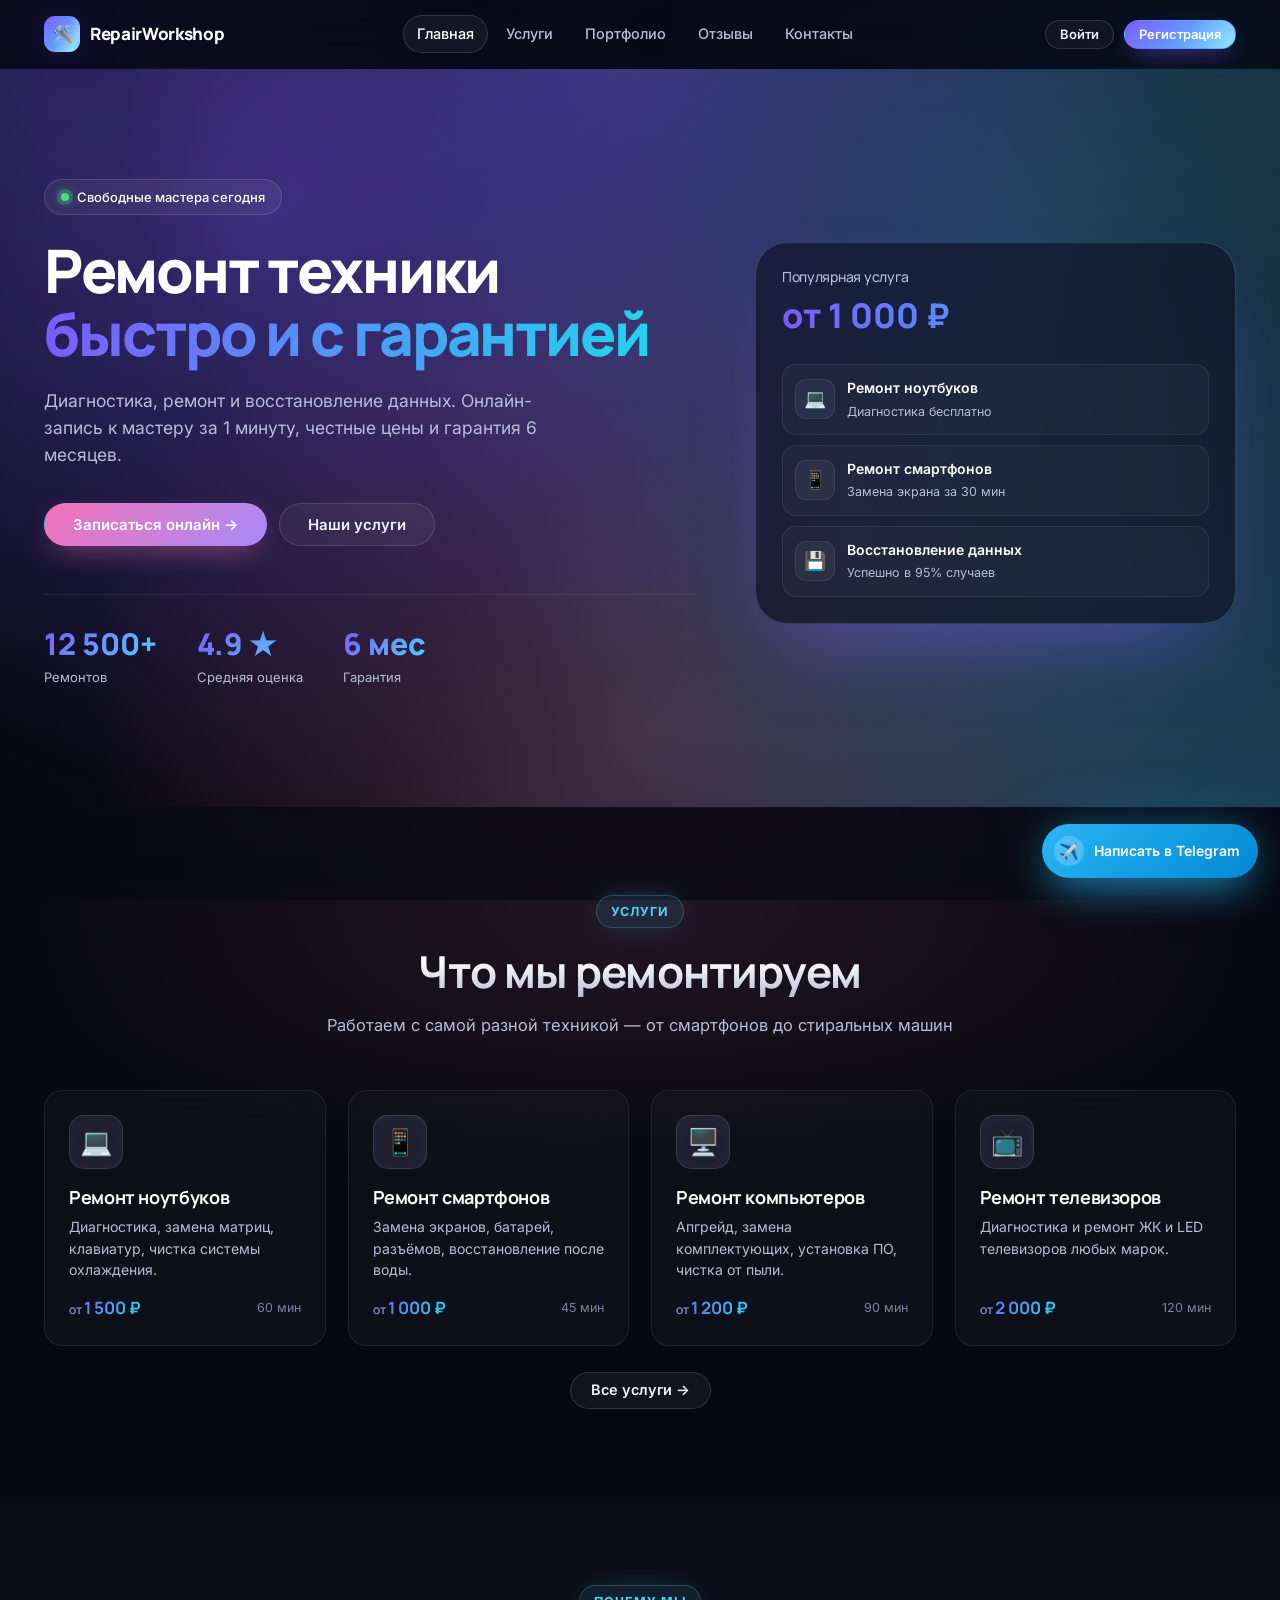
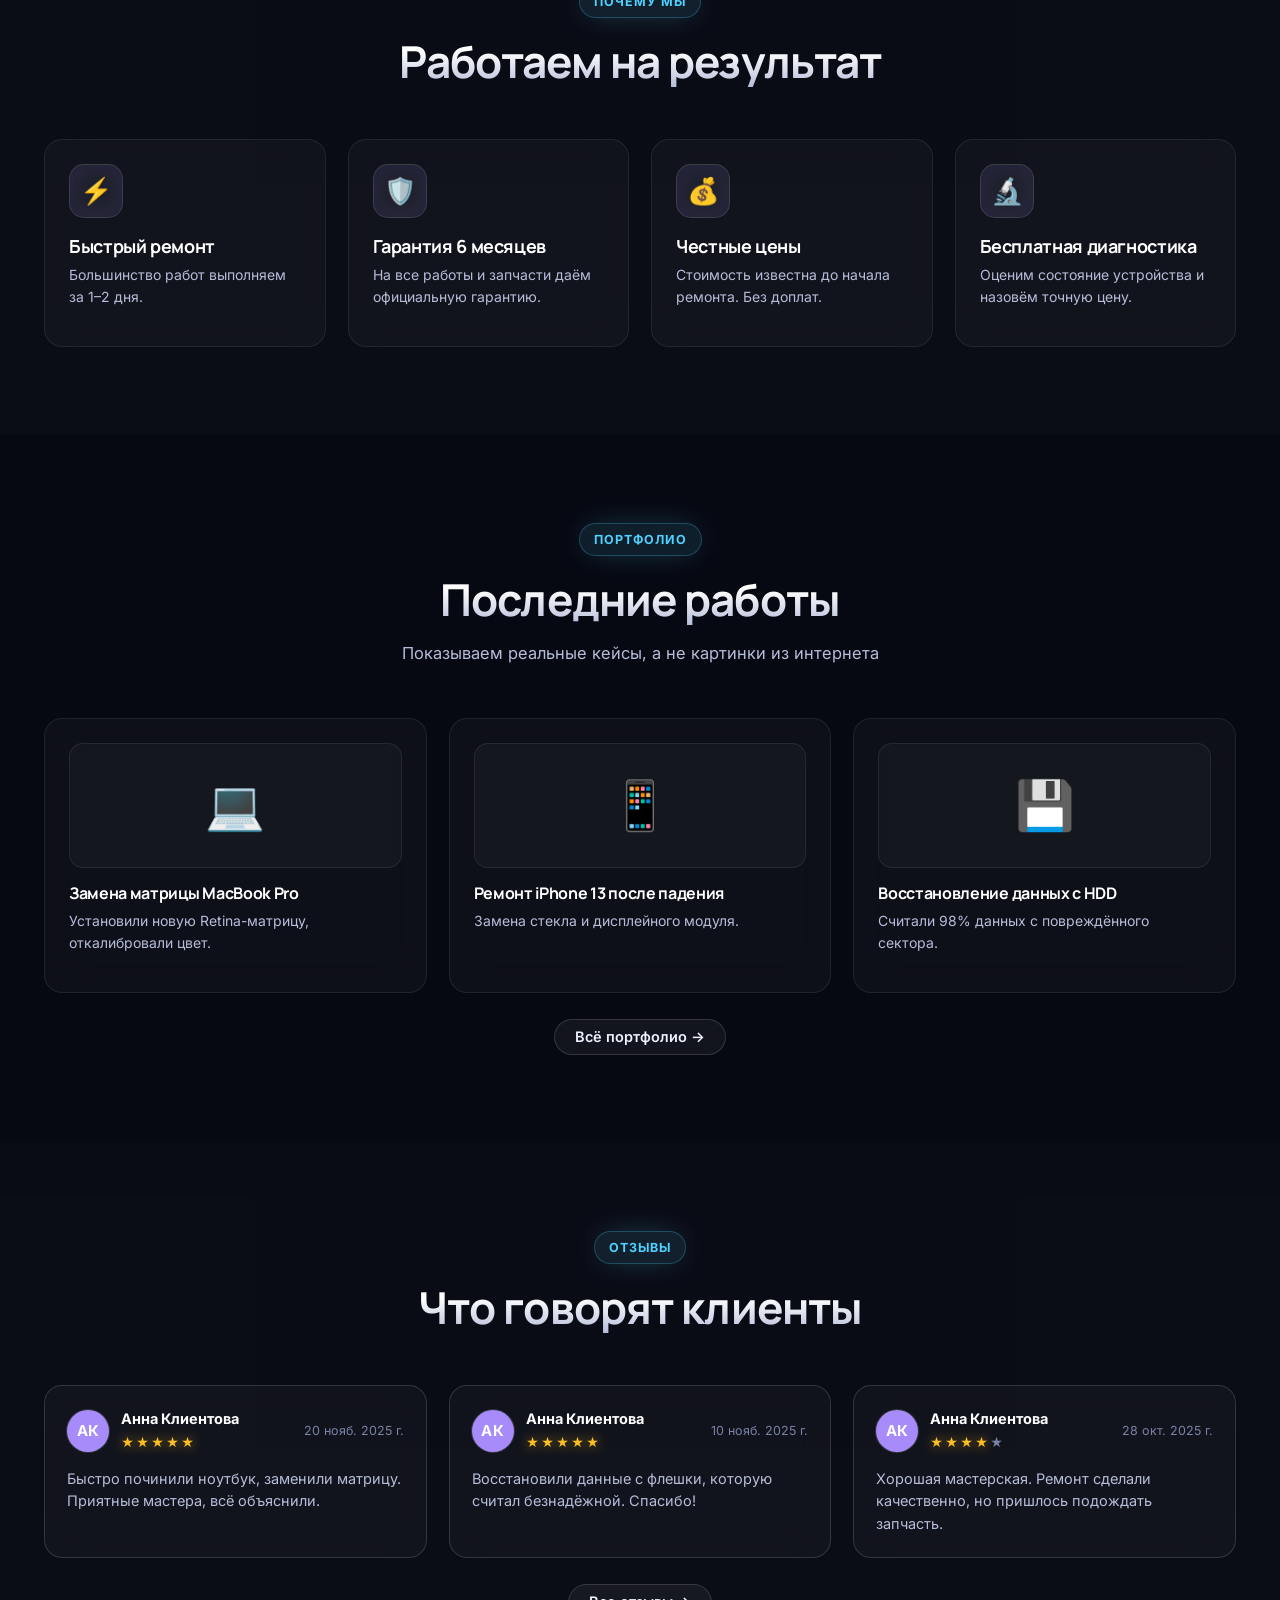
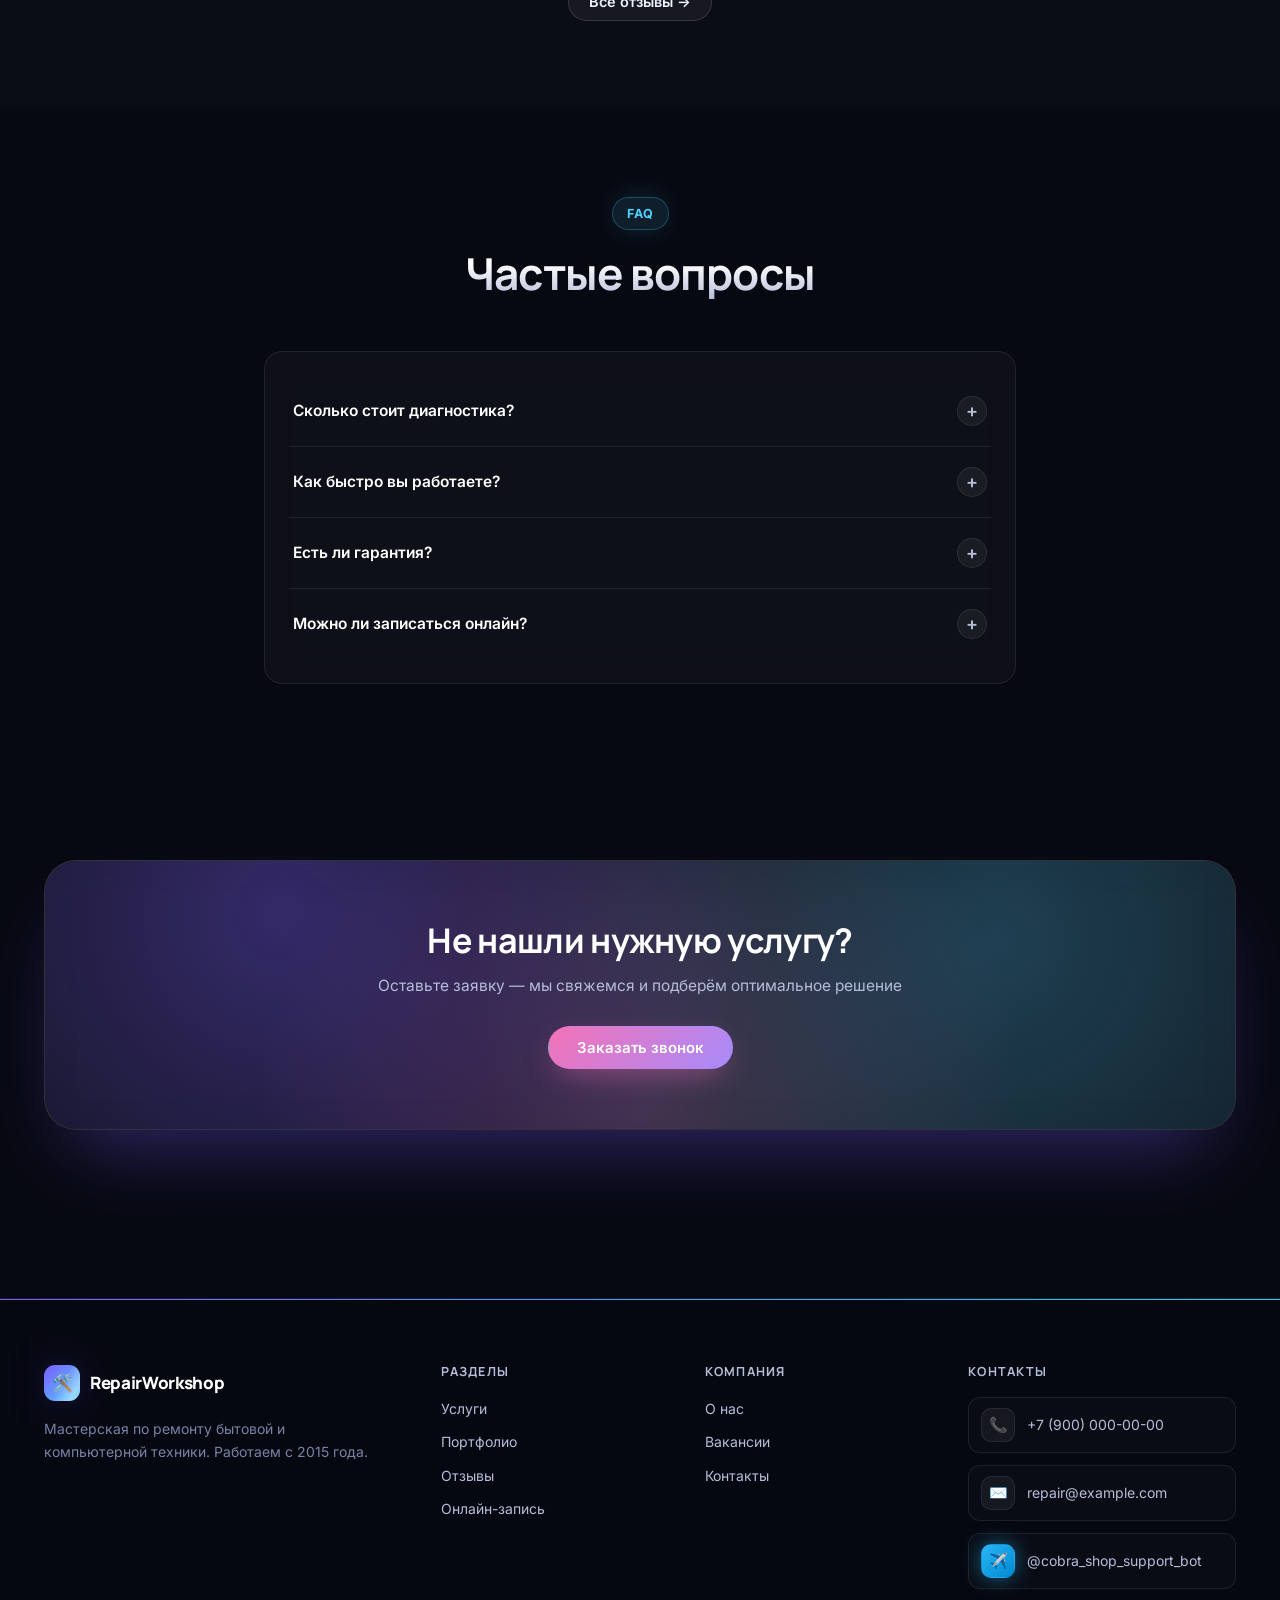
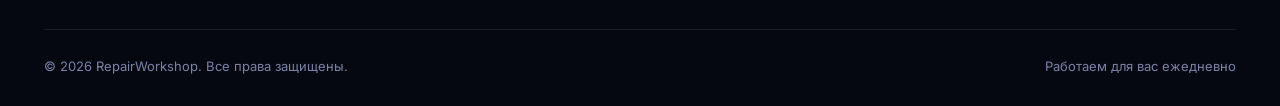
<file: index.html>
<!DOCTYPE html>
<html lang="ru" data-theme="dark">
<head>
  <meta charset="UTF-8">
  <meta name="viewport" content="width=device-width, initial-scale=1.0">
  <title>RepairWorkshop — Мастерская по ремонту техники</title>
  <meta name="description" content="Ремонт ноутбуков, смартфонов, ПК и бытовой техники. Онлайн-запись к мастеру за 1 минуту.">
  <link rel="stylesheet" href="css/style.css">
</head>
<body>

<header class="site-header">
  <div class="container">
    <a href="index.html" class="logo"><span class="logo-mark">🛠️</span> RepairWorkshop</a>
    <ul class="main-menu" id="main-menu">
      <li><a href="index.html">Главная</a></li>
      <li><a href="services.html">Услуги</a></li>
      <li><a href="portfolio.html">Портфолио</a></li>
      <li><a href="reviews.html">Отзывы</a></li>
      <li><a href="#" onclick="openCallbackModal();return false;">Контакты</a></li>
    </ul>
    <div class="header-actions" id="header-actions"></div>
    <button class="menu-toggle" onclick="toggleMenu()">☰</button>
  </div>
</header>

<section class="hero">
  <div class="container">
    <div class="hero-grid">
      <div>
        <div class="hero-badge"><span class="pulse"></span> Свободные мастера сегодня</div>
        <h1>Ремонт техники <span class="accent">быстро и с гарантией</span></h1>
        <p class="lead">Диагностика, ремонт и восстановление данных. Онлайн-запись к мастеру за 1 минуту, честные цены и гарантия 6 месяцев.</p>
        <div class="hero-cta">
          <a href="booking.html" class="btn btn-accent btn-lg">Записаться онлайн →</a>
          <a href="services.html" class="btn btn-ghost btn-lg">Наши услуги</a>
        </div>
        <div class="hero-stats">
          <div class="hero-stat"><div class="num">12 500+</div><div class="lbl">Ремонтов</div></div>
          <div class="hero-stat"><div class="num">4.9 ★</div><div class="lbl">Средняя оценка</div></div>
          <div class="hero-stat"><div class="num">6 мес</div><div class="lbl">Гарантия</div></div>
        </div>
      </div>
      <div class="hero-visual">
        <div class="hero-card">
          <h4>Популярная услуга</h4>
          <div class="price-line">от 1 000 ₽</div>
          <div class="hero-mini-list">
            <div class="hero-mini"><div class="ico">💻</div><div class="body"><b>Ремонт ноутбуков</b><span>Диагностика бесплатно</span></div></div>
            <div class="hero-mini"><div class="ico">📱</div><div class="body"><b>Ремонт смартфонов</b><span>Замена экрана за 30 мин</span></div></div>
            <div class="hero-mini"><div class="ico">💾</div><div class="body"><b>Восстановление данных</b><span>Успешно в 95% случаев</span></div></div>
          </div>
        </div>
      </div>
    </div>
  </div>
</section>

<section class="section">
  <div class="container">
    <div class="section-head reveal">
      <span class="section-eyebrow">Услуги</span>
      <h2 class="section-title">Что мы ремонтируем</h2>
      <p class="section-subtitle">Работаем с самой разной техникой — от смартфонов до стиральных машин</p>
    </div>
    <div class="grid grid-4" id="services-grid"></div>
    <div class="text-center mt-4"><a href="services.html" class="btn btn-ghost">Все услуги →</a></div>
  </div>
</section>

<section class="section" style="background:rgba(255,255,255,.015)">
  <div class="container">
    <div class="section-head reveal">
      <span class="section-eyebrow">Почему мы</span>
      <h2 class="section-title">Работаем на результат</h2>
    </div>
    <div class="grid grid-4">
      <div class="card reveal"><div class="card-icon">⚡</div><h3>Быстрый ремонт</h3><p>Большинство работ выполняем за 1–2 дня.</p></div>
      <div class="card reveal"><div class="card-icon">🛡️</div><h3>Гарантия 6 месяцев</h3><p>На все работы и запчасти даём официальную гарантию.</p></div>
      <div class="card reveal"><div class="card-icon">💰</div><h3>Честные цены</h3><p>Стоимость известна до начала ремонта. Без доплат.</p></div>
      <div class="card reveal"><div class="card-icon">🔬</div><h3>Бесплатная диагностика</h3><p>Оценим состояние устройства и назовём точную цену.</p></div>
    </div>
  </div>
</section>

<section class="section">
  <div class="container">
    <div class="section-head reveal">
      <span class="section-eyebrow">Портфолио</span>
      <h2 class="section-title">Последние работы</h2>
      <p class="section-subtitle">Показываем реальные кейсы, а не картинки из интернета</p>
    </div>
    <div class="grid grid-3" id="portfolio-grid"></div>
    <div class="text-center mt-4"><a href="portfolio.html" class="btn btn-ghost">Всё портфолио →</a></div>
  </div>
</section>

<section class="section" style="background:rgba(255,255,255,.015)">
  <div class="container">
    <div class="section-head reveal">
      <span class="section-eyebrow">Отзывы</span>
      <h2 class="section-title">Что говорят клиенты</h2>
    </div>
    <div class="grid grid-3" id="reviews-grid"></div>
    <div class="text-center mt-4"><a href="reviews.html" class="btn btn-ghost">Все отзывы →</a></div>
  </div>
</section>

<section class="section">
  <div class="container" style="max-width:800px">
    <div class="section-head reveal">
      <span class="section-eyebrow">FAQ</span>
      <h2 class="section-title">Частые вопросы</h2>
    </div>
    <div class="card reveal">
      <div class="faq-item">
        <button class="faq-q">Сколько стоит диагностика? <span class="plus">+</span></button>
        <div class="faq-a"><p>Диагностика бесплатная. Оплачиваете только ремонт, если согласны с ценой.</p></div>
      </div>
      <div class="faq-item">
        <button class="faq-q">Как быстро вы работаете? <span class="plus">+</span></button>
        <div class="faq-a"><p>Средний срок ремонта — 1–2 дня. Срочный ремонт возможен в день обращения.</p></div>
      </div>
      <div class="faq-item">
        <button class="faq-q">Есть ли гарантия? <span class="plus">+</span></button>
        <div class="faq-a"><p>Да, на все работы и запчасти — гарантия 6 месяцев.</p></div>
      </div>
      <div class="faq-item">
        <button class="faq-q">Можно ли записаться онлайн? <span class="plus">+</span></button>
        <div class="faq-a"><p>Да, через форму онлайн-записи. Выберите услугу, мастера и удобное время.</p></div>
      </div>
    </div>
  </div>
</section>

<section class="section">
  <div class="container">
    <div class="cta-box reveal">
      <h2>Не нашли нужную услугу?</h2>
      <p>Оставьте заявку — мы свяжемся и подберём оптимальное решение</p>
      <button class="btn btn-accent btn-lg" onclick="openCallbackModal()">Заказать звонок</button>
    </div>
  </div>
</section>

<footer class="site-footer">
  <div class="container">
    <div class="footer-grid">
      <div>
        <div class="logo"><span class="logo-mark">🛠️</span> RepairWorkshop</div>
        <p class="footer-desc" id="footer-about"></p>
      </div>
      <div>
        <h4>Разделы</h4>
        <ul>
          <li><a href="services.html">Услуги</a></li>
          <li><a href="portfolio.html">Портфолио</a></li>
          <li><a href="reviews.html">Отзывы</a></li>
          <li><a href="booking.html">Онлайн-запись</a></li>
        </ul>
      </div>
      <div>
        <h4>Компания</h4>
        <ul>
          <li><a href="#">О нас</a></li>
          <li><a href="#">Вакансии</a></li>
          <li><a href="#" onclick="openCallbackModal();return false;">Контакты</a></li>
        </ul>
      </div>
      <div>
        <h4>Контакты</h4>
        <div class="footer-contacts" id="footer-contacts"></div>
      </div>
    </div>
    <div class="footer-bottom">
      <span>© 2026 RepairWorkshop. Все права защищены.</span>
      <span>Работаем для вас ежедневно</span>
    </div>
  </div>
</footer>

<script src="js/storage.js"></script>
<script src="js/ui.js"></script>
<script src="js/auth.js"></script>
<script src="js/main.js"></script>
<script>
document.addEventListener('DOMContentLoaded', () => {
  const services = DB.getServices().slice(0, 4);
  const sGrid = document.getElementById('services-grid');
  if (sGrid) {
    sGrid.innerHTML = services.map(s => `
      <a href="service.html?id=${s.id}" class="card card-hover service-card reveal" style="text-decoration:none;color:inherit">
        <div class="card-icon">${or(s.icon, '🔧')}</div>
        <h3>${escapeHtml(s.title)}</h3>
        <p class="desc">${escapeHtml(s.description)}</p>
        <div class="card-meta">
          <div class="price"><small>от</small>${formatPrice(s.price)}</div>
          <span class="text-muted" style="font-size:12.5px">${s.duration} мин</span>
        </div>
      </a>
    `).join('');
  }

  const portfolio = DB.getPortfolio().slice(0, 3);
  const pGrid = document.getElementById('portfolio-grid');
  if (pGrid) {
    pGrid.innerHTML = portfolio.map(p => `
      <div class="card card-hover reveal">
        <div style="font-size:48px;text-align:center;padding:24px 0;background:rgba(255,255,255,.03);border-radius:14px;margin-bottom:16px;border:1px solid var(--border)">${or(p.icon, '🔧')}</div>
        <h3 style="font-size:16px">${escapeHtml(p.title)}</h3>
        <p>${escapeHtml(p.description)}</p>
      </div>
    `).join('');
  }

  const reviews = DB.getPublishedReviews().slice(0, 3);
  const rGrid = document.getElementById('reviews-grid');
  if (rGrid) {
    rGrid.innerHTML = reviews.map(r => {
      const u = DB.findUserById(r.clientId) || { name: 'Клиент', email: 'x' };
      const stars = '<span class="stars">' + Array.from({length:5}, (_,i) =>
        `<span class="star ${i < r.rating ? 'on' : ''}">★</span>`).join('') + '</span>';
      return `
        <div class="review-card reveal">
          <div class="review-head">
            ${avatarHTML(u)}
            <div class="who"><b>${escapeHtml(u.name)}</b>${stars}</div>
            <span class="date">${formatDate(r.createdAt, false)}</span>
          </div>
          <p class="text-soft" style="font-size:14.5px">${escapeHtml(r.text)}</p>
        </div>
      `;
    }).join('');
  }

  initScrollEffects();
});
</script>

</body>
</html>
</file>
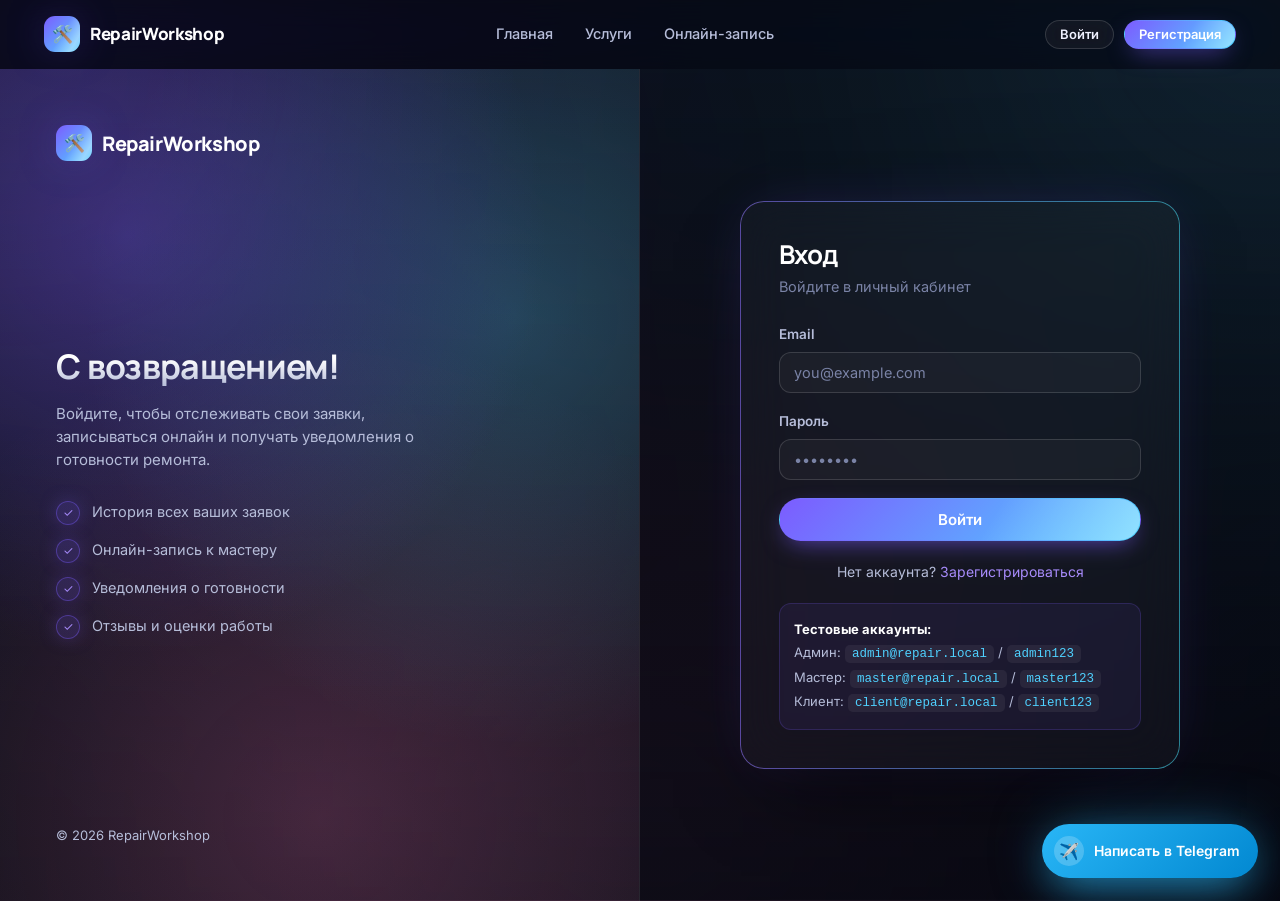
<file: admin.html>
<!DOCTYPE html>
<html lang="ru" data-theme="dark">
<head>
  <meta charset="UTF-8">
  <meta name="viewport" content="width=device-width, initial-scale=1.0">
  <title>Админ-панель — RepairWorkshop</title>
  <link rel="stylesheet" href="css/style.css">
</head>
<body>

<header class="site-header">
  <div class="container">
    <a href="index.html" class="logo"><span class="logo-mark">🛠️</span> RepairWorkshop</a>
    <ul class="main-menu" id="main-menu"><li><a href="index.html">На сайт</a></li></ul>
    <div class="header-actions" id="header-actions"></div>
    <button class="menu-toggle" onclick="toggleMenu()">☰</button>
  </div>
</header>

<div class="app-layout">
  <aside class="sidebar">
    <div class="side-label">Управление</div>
    <a href="#" class="active" data-tab="dashboard"><span class="ico">📊</span> Дашборд</a>
    <a href="#" data-tab="requests"><span class="ico">📋</span> Заявки</a>
    <a href="#" data-tab="reviews"><span class="ico">⭐</span> Отзывы</a>
    <a href="#" data-tab="leads"><span class="ico">📞</span> Заявки на звонок</a>
    <a href="#" data-tab="users"><span class="ico">👥</span> Пользователи</a>
    <a href="#" data-tab="services"><span class="ico">🛠️</span> Услуги</a>
    <div class="side-label">Настройки</div>
    <a href="#" data-tab="settings"><span class="ico">⚙️</span> Настройки сайта</a>
    <a href="index.html"><span class="ico">🌐</span> На сайт</a>
  </aside>
  <main class="app-main"><div id="content"></div></main>
</div>

<script src="js/storage.js"></script>
<script src="js/ui.js"></script>
<script src="js/auth.js"></script>
<script src="js/main.js"></script>
<script>
if (!Auth.requireAuth('login.html')) throw new Error('redirect');
const user = Auth.current();
if (user.role !== 'admin') {
  Toast.error('Доступ только для администратора');
  setTimeout(() => location.href = 'index.html', 800);
}

let tab = 'dashboard';

function render() {
  document.querySelectorAll('.sidebar a[data-tab]').forEach(a => a.classList.toggle('active', a.dataset.tab === tab));
  const el = document.getElementById('content');
  if (tab === 'dashboard') return renderDashboard(el);
  if (tab === 'requests') return renderRequests(el);
  if (tab === 'reviews') return renderReviews(el);
  if (tab === 'leads') return renderLeads(el);
  if (tab === 'users') return renderUsers(el);
  if (tab === 'services') return renderServices(el);
  if (tab === 'settings') return renderSettings(el);
}

function renderDashboard(el) {
  const reqs = DB.getRequests();
  const leads = DB.getLeads();
  const reviews = DB.getReviews();
  const users = DB.getUsers();
  const revenue = reqs.reduce((s,r) => s + (r.finalCost || 0), 0);
  const byStatus = STATUS_ORDER.map(s => ({ s, count: reqs.filter(r => r.status === s).length }));
  const maxCount = Math.max(1, ...byStatus.map(x => x.count));

  el.innerHTML = `
    <div class="page-head"><div><h1>Дашборд</h1><p class="sub">Общая статистика мастерской</p></div></div>
    <div class="grid grid-4">
      <div class="stat-card"><div class="stat-icon">📋</div><div><div class="num">${reqs.length}</div><div class="lbl">Заявок</div></div></div>
      <div class="stat-card"><div class="stat-icon green">💰</div><div><div class="num">${formatPrice(revenue)}</div><div class="lbl">Оборот</div></div></div>
      <div class="stat-card"><div class="stat-icon amber">📞</div><div><div class="num">${leads.length}</div><div class="lbl">Лидов</div></div></div>
      <div class="stat-card"><div class="stat-icon cyan">👥</div><div><div class="num">${users.length}</div><div class="lbl">Пользователей</div></div></div>
    </div>

    <div class="grid grid-2 mt-4" style="align-items:start">
      <div class="card">
        <h3 class="mb-3" style="font-size:16px">Заявки по статусам</h3>
        <div style="display:flex;flex-direction:column;gap:12px">
          ${byStatus.map(x => `
            <div>
              <div class="flex-between mb-1" style="font-size:13.5px"><span>${statusLabel(x.s)}</span><b>${x.count}</b></div>
              <div class="progress"><span style="width:${x.count/maxCount*100}%"></span></div>
            </div>
          `).join('')}
        </div>
      </div>
      <div class="card">
        <h3 class="mb-3" style="font-size:16px">Последние заявки</h3>
        <div style="display:flex;flex-direction:column;gap:12px">
          ${reqs.slice(-5).reverse().map(r => {
            const c = DB.findUserById(r.clientId);
            return `<div class="flex-between" style="font-size:13.5px">
              <div><b>#${r.id}</b> ${c ? escapeHtml(c.name) : ''}</div>
              <div>${statusBadge(r.status)}</div>
            </div>`;
          }).join('') || '<div class="text-muted">Пока нет заявок</div>'}
        </div>
      </div>
    </div>
  `;
}

function renderRequests(el) {
  const reqs = DB.getRequests().sort((a,b) => new Date(b.createdAt) - new Date(a.createdAt));
  el.innerHTML = `
    <div class="page-head"><div><h1>Заявки</h1><p class="sub">Всего: ${reqs.length}</p></div></div>
    <div class="toolbar">
      <div class="search"><span class="ico">🔍</span><input id="req-search" placeholder="Поиск по клиенту или устройству"></div>
      <select class="form-control" id="req-status" style="max-width:220px">
        <option value="">Все статусы</option>
        ${STATUS_ORDER.map(s => `<option value="${s}">${statusLabel(s)}</option>`).join('')}
      </select>
    </div>
    <div class="table-wrap">
      <table class="table">
        <thead><tr><th>#</th><th>Клиент</th><th>Услуга</th><th>Устройство</th><th>Дата записи</th><th>Мастер</th><th>Статус</th><th></th></tr></thead>
        <tbody id="req-body"></tbody>
      </table>
    </div>
  `;
  const paint = () => {
    const q = document.getElementById('req-search').value.trim().toLowerCase();
    const st = document.getElementById('req-status').value;
    let list = reqs;
    if (st) list = list.filter(r => r.status === st);
    if (q) list = list.filter(r => {
      const c = DB.findUserById(r.clientId);
      const str = ((c ? c.name : '') + ' ' + r.deviceType + ' ' + (r.brand||'') + ' ' + (r.model||'')).toLowerCase();
      return str.includes(q);
    });
    document.getElementById('req-body').innerHTML = list.length === 0
      ? `<tr><td colspan="8" class="text-center text-muted" style="padding:40px">Ничего не найдено</td></tr>`
      : list.map(r => {
        const c = DB.findUserById(r.clientId);
        const s = DB.findServiceById(r.serviceId);
        const emp = r.employeeId ? DB.findUserById(r.employeeId) : null;
        return `<tr>
          <td><b>#${r.id}</b></td>
          <td>${c ? escapeHtml(c.name) : '—'}<br><span class="text-muted" style="font-size:12px">${c ? escapeHtml(c.phone||'') : ''}</span></td>
          <td>${s ? escapeHtml(s.title) : '—'}</td>
          <td>${escapeHtml(r.deviceType)} ${escapeHtml(r.brand||'')} ${escapeHtml(r.model||'')}</td>
          <td>${formatDate(r.scheduledAt)}</td>
          <td>${emp ? escapeHtml(emp.name) : '<span class="text-muted">—</span>'}</td>
          <td>${statusBadge(r.status)}</td>
          <td><button class="btn btn-ghost btn-sm" onclick="openAdminRequest(${r.id})">Открыть</button></td>
        </tr>`;
      }).join('');
  };
  paint();
  document.getElementById('req-search').addEventListener('input', paint);
  document.getElementById('req-status').addEventListener('change', paint);
}

function openAdminRequest(id) {
  const r = DB.getRequests().find(x => x.id === id);
  if (!r) return;
  const s = DB.findServiceById(r.serviceId);
  const c = DB.findUserById(r.clientId);
  const employees = DB.getUsers().filter(u => u.role === 'employee');
  const statusOptions = STATUS_ORDER.map(x => `<option value="${x}" ${r.status===x?'selected':''}>${statusLabel(x)}</option>`).join('');
  const empOptions = '<option value="">— Не назначен —</option>' + employees.map(e => `<option value="${e.id}" ${r.employeeId===e.id?'selected':''}>${escapeHtml(e.name)}</option>`).join('');

  const html = `
    <div class="modal-header">
      <div><h2>Заявка #${r.id}</h2><div class="sub">${s ? escapeHtml(s.title) : ''}</div></div>
      <button class="modal-close" onclick="this.closest('.modal').remove()">×</button>
    </div>
    <div class="mb-3">${statusBadge(r.status)}</div>
    <div style="display:flex;flex-direction:column;gap:8px;font-size:14px;margin-bottom:20px">
      <div class="flex-between"><span class="text-muted">Клиент</span><b>${c ? escapeHtml(c.name) : '—'}</b></div>
      <div class="flex-between"><span class="text-muted">Телефон</span><b>${c ? escapeHtml(c.phone||'—') : '—'}</b></div>
      <div class="flex-between"><span class="text-muted">Устройство</span><b>${escapeHtml(r.deviceType)} ${escapeHtml(r.brand||'')} ${escapeHtml(r.model||'')}</b></div>
      <div class="flex-between"><span class="text-muted">Запись</span><b>${formatDate(r.scheduledAt)}</b></div>
      <div style="padding-top:8px;border-top:1px solid var(--border)"><div class="text-muted" style="font-size:13px;margin-bottom:6px">Проблема</div>${escapeHtml(r.problem)}</div>
    </div>
    <form id="admin-req-form">
      <div class="form-row">
        <div class="form-group"><label>Статус</label><select class="form-control" name="status">${statusOptions}</select></div>
        <div class="form-group"><label>Мастер</label><select class="form-control" name="employee">${empOptions}</select></div>
      </div>
      <div class="form-group"><label>Комментарий</label><textarea class="form-control" name="comment" rows="2">${escapeHtml(r.adminComment||'')}</textarea></div>
      <div class="form-group"><label>Итоговая стоимость</label><input type="number" class="form-control" name="cost" value="${r.finalCost||''}"></div>
      <button type="submit" class="btn btn-primary btn-block">Сохранить</button>
    </form>
  `;
  const modal = Modal.open(html, { large: true });
  modal.querySelector('#admin-req-form').addEventListener('submit', (e) => {
    e.preventDefault();
    const f = e.target;
    DB.updateRequest(id, {
      status: f.status.value,
      employeeId: f.employee.value ? parseInt(f.employee.value, 10) : null,
      adminComment: f.comment.value.trim(),
      finalCost: f.cost.value ? parseInt(f.cost.value, 10) : null,
    }, user.id, f.comment.value.trim());
    Toast.success('Заявка обновлена');
    Modal.close(modal);
    render();
  });
}

function renderReviews(el) {
  const reviews = DB.getReviews().sort((a,b) => new Date(b.createdAt) - new Date(a.createdAt));
  el.innerHTML = `
    <div class="page-head"><div><h1>Отзывы</h1><p class="sub">На модерации: ${reviews.filter(r=>!r.isPublished).length}</p></div></div>
    ${reviews.length === 0 ? `<div class="empty"><div class="ico">⭐</div><h3>Отзывов нет</h3></div>` :
    `<div class="grid grid-2">
      ${reviews.map(r => {
        const u = DB.findUserById(r.clientId) || { name: 'Аноним', email: 'x' };
        return `
          <div class="review-card">
            <div class="review-head">
              ${avatarHTML(u)}
              <div class="who">
                <b>${escapeHtml(u.name)}</b>
                <span class="stars">${Array.from({length:5},(_,i) => `<span class="star ${i<r.rating?'on':''}">★</span>`).join('')}</span>
              </div>
              <span class="date">${formatDate(r.createdAt, false)}</span>
            </div>
            <p class="text-soft" style="font-size:14px;margin-bottom:14px">${escapeHtml(r.text)}</p>
            <div class="flex-between">
              <span class="badge ${r.isPublished?'badge-completed':'badge-diagnostics'}">${r.isPublished?'Опубликован':'На модерации'}</span>
              <div class="actions">
                ${!r.isPublished ? `<button class="btn btn-primary btn-sm" onclick="publishReview(${r.id})">Опубликовать</button>` : ''}
                <button class="btn btn-danger btn-sm" onclick="delReview(${r.id})">Удалить</button>
              </div>
            </div>
          </div>
        `;
      }).join('')}
    </div>`}
  `;
}
function publishReview(id) { DB.updateReview(id, { isPublished: true }); Toast.success('Отзыв опубликован'); render(); }
function delReview(id) {
  if (!confirm('Удалить отзыв?')) return;
  DB.deleteReview(id);
  Toast.success('Отзыв удалён'); render();
}

function renderLeads(el) {
  const leads = DB.getLeads().sort((a,b) => new Date(b.createdAt) - new Date(a.createdAt));
  el.innerHTML = `
    <div class="page-head"><div><h1>Заявки на звонок</h1><p class="sub">Всего: ${leads.length}</p></div></div>
    ${leads.length === 0 ? `<div class="empty"><div class="ico">📞</div><h3>Заявок нет</h3></div>` :
    `<div class="table-wrap"><table class="table">
      <thead><tr><th>Имя</th><th>Телефон</th><th>Комментарий</th><th>Дата</th></tr></thead>
      <tbody>${leads.map(l => `
        <tr><td><b>${escapeHtml(l.name)}</b></td><td>${escapeHtml(l.phone)}</td><td>${escapeHtml(l.comment||'—')}</td><td>${formatDate(l.createdAt)}</td></tr>
      `).join('')}</tbody>
    </table></div>`}
  `;
}

function renderUsers(el) {
  const users = DB.getUsers();
  el.innerHTML = `
    <div class="page-head"><div><h1>Пользователи</h1><p class="sub">Всего: ${users.length}</p></div></div>
    <div class="table-wrap"><table class="table">
      <thead><tr><th></th><th>Имя</th><th>Email</th><th>Телефон</th><th>Роль</th></tr></thead>
      <tbody>${users.map(u => `
        <tr>
          <td>${avatarHTML(u)}</td>
          <td><b style="color:#fff">${escapeHtml(u.name)}</b></td>
          <td>${escapeHtml(u.email)}</td>
          <td>${escapeHtml(u.phone||'—')}</td>
          <td><span class="badge badge-new">${u.role}</span></td>
        </tr>
      `).join('')}</tbody>
    </table></div>
  `;
}

function renderServices(el) {
  const services = DB.getServices();
  el.innerHTML = `
    <div class="page-head">
      <div><h1>Услуги</h1><p class="sub">Всего: ${services.length}</p></div>
      <button class="btn btn-primary" onclick="editService(null)">➕ Добавить услугу</button>
    </div>
    <div class="grid grid-3">
      ${services.map(s => `
        <div class="card">
          <div class="card-icon">${or(s.icon, '🔧')}</div>
          <h3 style="font-size:16px">${escapeHtml(s.title)}</h3>
          <p style="font-size:13.5px">${escapeHtml(s.description)}</p>
          <div class="flex-between mt-3">
            <div class="price">от ${formatPrice(s.price)}</div>
            <span class="text-muted" style="font-size:12.5px">${s.duration} мин</span>
          </div>
          <div class="flex mt-3">
            <button class="btn btn-ghost btn-sm" onclick="editService(${s.id})">✏️ Изменить</button>
            <button class="btn btn-danger btn-sm" onclick="removeService(${s.id})">🗑 Удалить</button>
          </div>
        </div>
      `).join('')}
    </div>
  `;
}

function editService(id) {
  const s = id ? DB.getServices().find(x => x.id === id) : { title:'', description:'', price:0, duration:60, icon:'🔧', category:'computers', popular:false };
  const html = `
    <div class="modal-header">
      <div><h2>${id ? 'Редактирование' : 'Новая услуга'}</h2><div class="sub">Заполните поля</div></div>
      <button class="modal-close" onclick="this.closest('.modal').remove()">×</button>
    </div>
    <form id="service-form">
      <div class="form-group"><label>Название *</label><input class="form-control" name="title" value="${escapeHtml(s.title)}" required></div>
      <div class="form-group"><label>Описание *</label><textarea class="form-control" name="description" rows="3" required>${escapeHtml(s.description)}</textarea></div>
      <div class="form-row">
        <div class="form-group"><label>Цена, ₽ *</label><input class="form-control" type="number" name="price" value="${s.price}" required></div>
        <div class="form-group"><label>Длительность, мин *</label><input class="form-control" type="number" name="duration" value="${s.duration}" required></div>
      </div>
      <div class="form-row">
        <div class="form-group"><label>Иконка (эмодзи)</label><input class="form-control" name="icon" value="${escapeHtml(s.icon)}" placeholder="💻"></div>
        <div class="form-group"><label>Категория</label>
          <select class="form-control" name="category">
            ${['computers','mobile','appliances','data','gaming','other'].map(c =>
              `<option value="${c}" ${s.category===c?'selected':''}>${c}</option>`).join('')}
          </select>
        </div>
      </div>
      <div class="form-group">
        <label style="display:flex;align-items:center;gap:8px;cursor:pointer"><input type="checkbox" name="popular" ${s.popular?'checked':''}> Отметить как популярную</label>
      </div>
      <button type="submit" class="btn btn-primary btn-block">${id ? 'Сохранить' : 'Создать'}</button>
    </form>
  `;
  const modal = Modal.open(html, { large: true });
  modal.querySelector('#service-form').addEventListener('submit', (e) => {
    e.preventDefault();
    const f = e.target;
    const data = {
      title: f.title.value.trim(),
      description: f.description.value.trim(),
      price: parseInt(f.price.value, 10),
      duration: parseInt(f.duration.value, 10),
      icon: f.icon.value.trim() || '🔧',
      category: f.category.value,
      popular: f.popular.checked,
    };
    if (id) DB.updateService(id, data);
    else DB.createService(data);
    Toast.success(id ? 'Услуга обновлена' : 'Услуга создана');
    Modal.close(modal);
    render();
  });
}

function removeService(id) {
  if (!confirm('Удалить услугу?')) return;
  DB.deleteService(id);
  Toast.success('Услуга удалена');
  render();
}

function renderSettings(el) {
  const s = DB.getSettings();
  el.innerHTML = `
    <div class="page-head"><div><h1>Настройки сайта</h1><p class="sub">Тексты и контакты</p></div></div>
    <form id="settings-form" class="card" style="max-width:640px">
      <h3 class="mb-3" style="font-size:16px">Контакты</h3>
      <div class="form-row">
        <div class="form-group"><label>Телефон</label><input class="form-control" name="phone" value="${escapeHtml(s.phone||'')}"></div>
        <div class="form-group"><label>Email</label><input class="form-control" name="email" value="${escapeHtml(s.email||'')}"></div>
      </div>
      <div class="form-group"><label>Адрес</label><input class="form-control" name="address" value="${escapeHtml(s.address||'')}"></div>
      <div class="form-row">
        <div class="form-group"><label>Часы работы</label><input class="form-control" name="hours" value="${escapeHtml(s.hours||'')}"></div>
        <div class="form-group"><label>Telegram-бот</label><input class="form-control" name="telegram" value="${escapeHtml(s.telegram||'cobra_shop_support_bot')}" placeholder="cobra_shop_support_bot"></div>
      </div>
      <h3 class="mb-3 mt-4" style="font-size:16px">Тексты</h3>
      <div class="form-group"><label>О компании</label><textarea class="form-control" name="about" rows="3">${escapeHtml(s.about||'')}</textarea></div>
      <div class="form-group"><label>Заголовок на главной</label><input class="form-control" name="heroTitle" value="${escapeHtml(s.heroTitle||'')}"></div>
      <div class="form-group"><label>Подзаголовок на главной</label><textarea class="form-control" name="heroSubtitle" rows="2">${escapeHtml(s.heroSubtitle||'')}</textarea></div>
      <button type="submit" class="btn btn-primary">Сохранить настройки</button>
    </form>
  `;
  document.getElementById('settings-form').addEventListener('submit', (e) => {
    e.preventDefault();
    const f = e.target;
    DB.updateSettings({
      phone: f.phone.value.trim(),
      email: f.email.value.trim(),
      address: f.address.value.trim(),
      hours: f.hours.value.trim(),
      telegram: f.telegram.value.trim() || 'cobra_shop_support_bot',
      about: f.about.value.trim(),
      heroTitle: f.heroTitle.value.trim(),
      heroSubtitle: f.heroSubtitle.value.trim(),
    });
    Toast.success('Настройки сохранены');
    renderFooter();
  });
}

document.addEventListener('DOMContentLoaded', () => {
  render();
  document.querySelectorAll('.sidebar a[data-tab]').forEach(a => {
    a.addEventListener('click', (e) => { e.preventDefault(); tab = a.dataset.tab; render(); });
  });
});
</script>

</body>
</html>
</file>
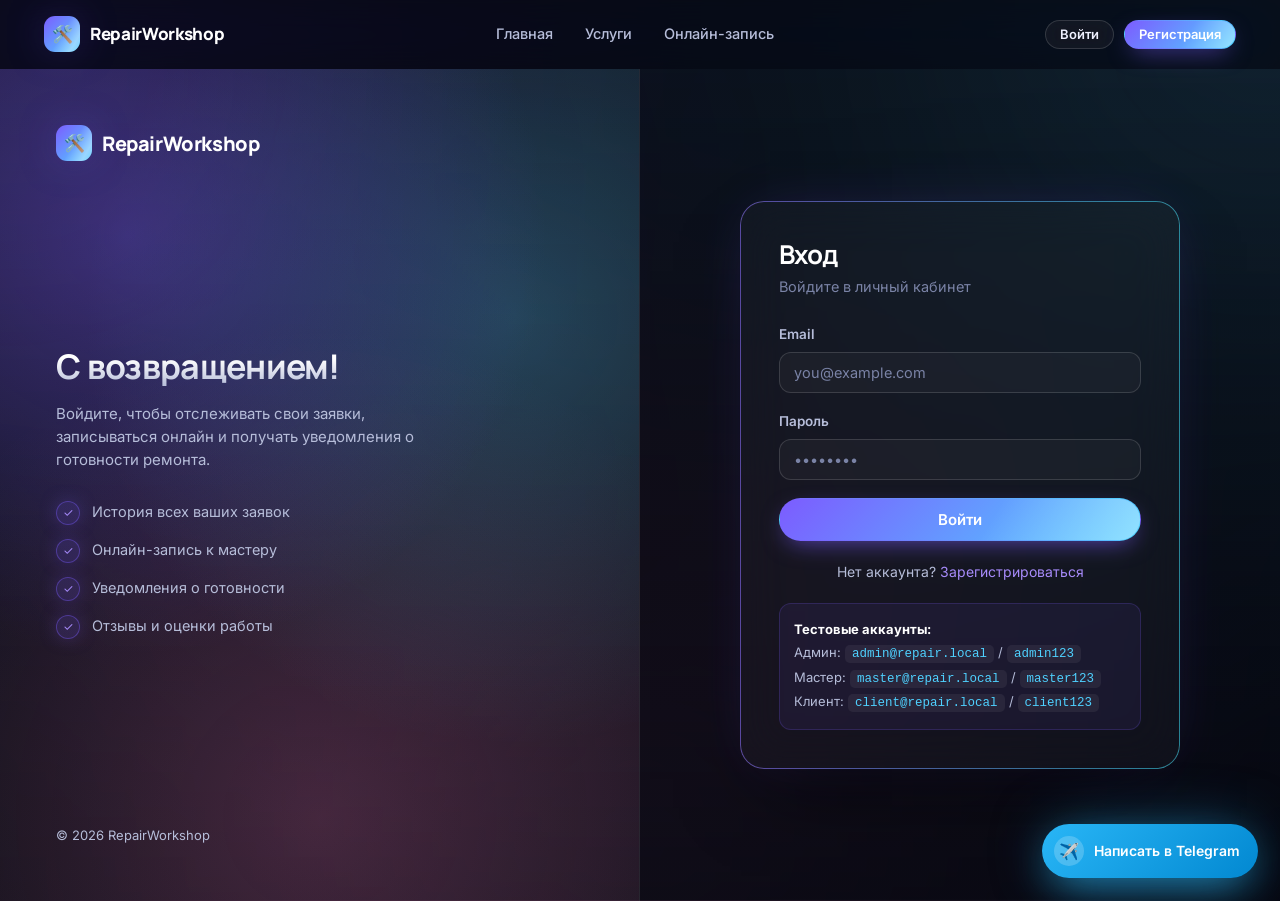
<file: booking.html>
<!DOCTYPE html>
<html lang="ru" data-theme="dark">
<head>
  <meta charset="UTF-8">
  <meta name="viewport" content="width=device-width, initial-scale=1.0">
  <title>Онлайн-запись — RepairWorkshop</title>
  <link rel="stylesheet" href="css/style.css">
</head>
<body>

<header class="site-header">
  <div class="container">
    <a href="index.html" class="logo"><span class="logo-mark">🛠️</span> RepairWorkshop</a>
    <ul class="main-menu" id="main-menu">
      <li><a href="index.html">Главная</a></li>
      <li><a href="services.html">Услуги</a></li>
      <li><a href="portfolio.html">Портфолио</a></li>
      <li><a href="reviews.html">Отзывы</a></li>
    </ul>
    <div class="header-actions" id="header-actions"></div>
    <button class="menu-toggle" onclick="toggleMenu()">☰</button>
  </div>
</header>

<section class="section">
  <div class="container" style="max-width:760px">
    <div class="section-head">
      <span class="section-eyebrow">Онлайн-запись</span>
      <h1 class="section-title">Запись к мастеру</h1>
      <p class="section-subtitle">Выберите услугу, мастера и удобное время</p>
    </div>

    <div class="steps" id="steps">
      <div class="step active" data-step="1"><span class="num">1</span><span>Услуга</span></div>
      <div class="step" data-step="2"><span class="num">2</span><span>Устройство</span></div>
      <div class="step" data-step="3"><span class="num">3</span><span>Мастер и время</span></div>
      <div class="step" data-step="4"><span class="num">4</span><span>Подтверждение</span></div>
    </div>

    <div class="card" id="step-body"></div>

    <div class="flex-between mt-4">
      <button class="btn btn-ghost" id="btn-prev" onclick="prevStep()">← Назад</button>
      <button class="btn btn-primary" id="btn-next" onclick="nextStep()">Далее →</button>
    </div>
  </div>
</section>

<footer class="site-footer">
  <div class="container">
    <div class="footer-grid">
      <div>
        <div class="logo"><span class="logo-mark">🛠️</span> RepairWorkshop</div>
        <p class="footer-desc" id="footer-about"></p>
      </div>
      <div>
        <h4>Разделы</h4>
        <ul>
          <li><a href="services.html">Услуги</a></li>
          <li><a href="portfolio.html">Портфолио</a></li>
          <li><a href="reviews.html">Отзывы</a></li>
          <li><a href="booking.html">Онлайн-запись</a></li>
        </ul>
      </div>
      <div>
        <h4>Компания</h4>
        <ul>
          <li><a href="#">О нас</a></li>
          <li><a href="#">Вакансии</a></li>
          <li><a href="#" onclick="openCallbackModal();return false;">Контакты</a></li>
        </ul>
      </div>
      <div>
        <h4>Контакты</h4>
        <div class="footer-contacts" id="footer-contacts"></div>
      </div>
    </div>
    <div class="footer-bottom">
      <span>© 2026 RepairWorkshop. Все права защищены.</span>
      <span>Работаем для вас ежедневно</span>
    </div>
  </div>
</footer>

<script src="js/storage.js"></script>
<script src="js/ui.js"></script>
<script src="js/auth.js"></script>
<script src="js/main.js"></script>
<script>
if (!Auth.requireAuth('login.html')) throw new Error('redirect');
const user = Auth.current();

const state = {
  step: 1,
  serviceId: null,
  deviceTypeId: null,
  deviceBrandId: null,
  deviceModelId: null,
  problemTagIds: [],
  deviceType: '',
  brand: '',
  model: '',
  employeeId: null,
  date: new Date().toISOString().slice(0,10),
  time: null,
  problem: '',
};

const preService = new URLSearchParams(location.search).get('service');
if (preService) {
  const id = parseInt(preService, 10);
  const s = DB.findServiceById(id);
  if (s) {
    state.serviceId = id;
    // Если у услуги ровно один тип — сразу подставим его
    if (s.device_types && s.device_types.length === 1) {
      state.deviceTypeId = s.device_types[0];
    }
  }
}

const EMPLOYEES = DB.getUsers().filter(u => u.role === 'employee');

// ============================================================
// Возвращает список типов устройств, доступных для текущей услуги
// - если услуга не выбрана → пустой массив
// - если у услуги есть device_types → только они
// - если у услуги нет ограничений (пустой массив) → все типы
// ============================================================
function getAvailableDeviceTypes() {
  if (!state.serviceId) return [];
  const service = DB.findServiceById(state.serviceId);
  if (!service) return [];
  const all = DB.getDeviceTypes();
  if (!service.device_types || service.device_types.length === 0) return all;
  return all.filter(t => service.device_types.includes(t.id));
}

// ============================================================
// STEPPER
// ============================================================
function renderSteps() {
  document.querySelectorAll('.step').forEach(el => {
    const n = parseInt(el.dataset.step, 10);
    el.classList.toggle('active', n === state.step);
    el.classList.toggle('done', n < state.step);
  });
  const prev = document.getElementById('btn-prev');
  const next = document.getElementById('btn-next');
  if (prev) prev.style.visibility = state.step === 1 ? 'hidden' : 'visible';
  if (next) next.textContent = state.step === 4 ? 'Отправить заявку' : 'Далее →';
}

// ============================================================
// BODY
// ============================================================
function renderBody() {
  const el = document.getElementById('step-body');
  if (!el) return;
  if (state.step === 1) renderStep1(el);
  if (state.step === 2) renderStep2(el);
  if (state.step === 3) renderStep3(el);
  if (state.step === 4) renderStep4(el);
}

// ---------- Step 1: Услуга ----------
function renderStep1(el) {
  el.innerHTML = `
    <h3 class="mb-3" style="color:#fff">Выберите услугу</h3>
    <div class="select-grid">
      ${DB.getServices().map(s => `
        <div class="select-card ${state.serviceId===s.id?'selected':''}" onclick="pickService(${s.id})">
          <div class="ico">${or(s.icon, '🔧')}</div>
          <div>
            <b>${escapeHtml(s.title)}</b>
            <span>от ${formatPrice(s.price)} · ${s.duration} мин</span>
          </div>
        </div>
      `).join('')}
    </div>
  `;
}

// ---------- Step 2: Устройство ----------
function renderStep2(el) {
  const service = DB.findServiceById(state.serviceId);
  const availableTypes = getAvailableDeviceTypes();
  const showTypePicker = availableTypes.length > 1;
  const onlyType = availableTypes.length === 1 ? availableTypes[0] : null;

  // Если для услуги доступен один тип — используем его для брендов
  if (onlyType && !state.deviceTypeId) {
    state.deviceTypeId = onlyType.id;
  }

  const brands = state.deviceTypeId ? DB.getDeviceBrands(state.deviceTypeId) : [];
  const models = state.deviceBrandId ? DB.getDeviceModels(state.deviceBrandId) : [];
  const problems = state.deviceTypeId ? DB.getCommonProblems(state.deviceTypeId) : [];

  const headerText = onlyType
    ? `${onlyType.icon} ${escapeHtml(onlyType.title)} — выберите бренд и модель`
    : 'Какое устройство будем ремонтировать?';

  el.innerHTML = `
    <h3 class="mb-3" style="color:#fff">${headerText}</h3>

    ${service ? `
      <div class="alert alert-info" style="margin-bottom:20px">
        Услуга: <b>${escapeHtml(service.title)}</b>
        ${onlyType ? ` · Тип устройства определён автоматически` : ''}
      </div>
    ` : ''}

    ${showTypePicker ? `
      <div class="form-group">
        <label>Тип устройства *</label>
        <div class="select-grid">
          ${availableTypes.map(t => `
            <div class="select-card ${state.deviceTypeId===t.id?'selected':''}" onclick="pickDeviceType(${t.id})">
              <div class="ico">${t.icon}</div>
              <div><b>${escapeHtml(t.title)}</b></div>
            </div>
          `).join('')}
        </div>
      </div>
    ` : ''}

    ${state.deviceTypeId ? `
      <div class="form-group mt-4">
        <label>Бренд</label>
        <div class="flex" style="gap:6px;flex-wrap:wrap">
          ${brands.map(b => `
            <button type="button" class="chip ${state.deviceBrandId===b.id?'active':''}"
              onclick="pickDeviceBrand(${b.id})">${escapeHtml(b.title)}</button>
          `).join('')}
        </div>
      </div>
    ` : ''}

    ${state.deviceBrandId ? `
      <div class="form-group">
        <label>Модель</label>
        <div class="flex" style="gap:6px;flex-wrap:wrap">
          ${models.length === 0
            ? '<span class="text-muted" style="font-size:13px">Модели пока нет в списке — напишите вручную ниже</span>'
            : models.map(m => `
              <button type="button" class="chip ${state.deviceModelId===m.id?'active':''}"
                onclick="pickDeviceModel(${m.id})">${escapeHtml(m.title)}</button>
            `).join('')}
        </div>
        <div class="form-hint">Можно выбрать из списка или указать свою модель</div>
      </div>
    ` : ''}

    <div class="form-group">
      <label>Модель (вручную)</label>
      <input class="form-control" id="f-model" value="${escapeHtml(state.model)}" placeholder="Например, MacBook Air M1">
    </div>

    ${state.deviceTypeId && problems.length ? `
      <div class="form-group">
        <label>Частые проблемы — нажмите, чтобы добавить в описание</label>
        <div class="flex" style="gap:6px;flex-wrap:wrap">
          ${problems.map(p => `
            <button type="button" class="chip ${state.problemTagIds.includes(p.id)?'active':''}"
              onclick="toggleProblem(${p.id}, '${escapeHtml(p.title).replace(/'/g, "\\'")}')">
              ${p.icon} ${escapeHtml(p.title)}
            </button>
          `).join('')}
        </div>
      </div>
    ` : ''}

    <div class="form-group">
      <label>Описание проблемы *</label>
      <textarea class="form-control" id="f-problem" rows="4" placeholder="Расскажите, что случилось">${escapeHtml(state.problem)}</textarea>
    </div>
  `;
}

// ---------- Step 3: Мастер и время ----------
function renderStep3(el) {
  const slots = DB.getAvailableSlots(state.date, state.employeeId, 60);
  el.innerHTML = `
    <h3 class="mb-3" style="color:#fff">Мастер и время</h3>
    <label style="font-weight:600;font-size:13.5px;color:var(--text-soft);margin-bottom:8px;display:block">Мастер (необязательно)</label>
    <div class="select-grid mb-4">
      <div class="select-card ${state.employeeId===null?'selected':''}" onclick="pickEmployee(null)">
        <div class="ico">🎯</div>
        <div><b>Любой свободный</b><span>Подберём автоматически</span></div>
      </div>
      ${EMPLOYEES.map(e => `
        <div class="select-card ${state.employeeId===e.id?'selected':''}" onclick="pickEmployee(${e.id})">
          ${avatarHTML(e)}
          <div><b>${escapeHtml(e.name)}</b><span>${escapeHtml(e.specialization || 'Мастер')}</span></div>
        </div>
      `).join('')}
    </div>
    <div class="form-group">
      <label>Дата *</label>
      <input type="date" class="form-control" id="f-date" value="${state.date}" min="${new Date().toISOString().slice(0,10)}">
    </div>
    <label style="font-weight:600;font-size:13.5px;color:var(--text-soft);margin-bottom:10px;display:block">Время *</label>
    <div class="slots">
      ${slots.map(s => `
        <button type="button" class="slot ${s.disabled?'disabled':''} ${state.time===s.time?'selected':''}"
          ${s.disabled?'disabled':''}
          onclick="pickTime('${s.time}')">${s.time}</button>
      `).join('')}
    </div>
  `;
  const dateInput = document.getElementById('f-date');
  if (dateInput) {
    dateInput.addEventListener('change', (e) => {
      state.date = e.target.value;
      state.time = null;
      renderBody();
    });
  }
}

// ---------- Step 4: Подтверждение ----------
function renderStep4(el) {
  const s = DB.findServiceById(state.serviceId);
  const emp = state.employeeId ? DB.findUserById(state.employeeId) : null;
  const dt = state.deviceTypeId ? DB.getDeviceTypes().find(t => t.id === state.deviceTypeId) : null;
  const brand = state.deviceBrandId ? DB.get(DB.KEYS.deviceBrands).find(b => b.id === state.deviceBrandId) : null;
  const model = state.deviceModelId ? DB.get(DB.KEYS.deviceModels).find(m => m.id === state.deviceModelId) : null;

  el.innerHTML = `
    <h3 class="mb-3" style="color:#fff">Проверьте заявку</h3>
    <div style="display:flex;flex-direction:column;gap:12px">
      <div class="flex-between"><span class="text-muted">Услуга</span><b>${s ? escapeHtml(s.title) : '—'}</b></div>
      <div class="flex-between"><span class="text-muted">Стоимость</span><b>от ${s ? formatPrice(s.price) : '—'}</b></div>
      <div class="flex-between"><span class="text-muted">Тип устройства</span><b>${dt ? escapeHtml(dt.title) : '—'}</b></div>
      <div class="flex-between"><span class="text-muted">Бренд</span><b>${brand ? escapeHtml(brand.title) : (state.brand ? escapeHtml(state.brand) : '—')}</b></div>
      <div class="flex-between"><span class="text-muted">Модель</span><b>${model ? escapeHtml(model.title) : (state.model ? escapeHtml(state.model) : '—')}</b></div>
      <div class="flex-between"><span class="text-muted">Мастер</span><b>${emp ? escapeHtml(emp.name) : 'Любой свободный'}</b></div>
      <div class="flex-between"><span class="text-muted">Дата и время</span><b>${state.date} в ${state.time || '—'}</b></div>
      <div style="padding-top:12px;border-top:1px solid var(--border)">
        <div class="text-muted" style="font-size:13px;margin-bottom:6px">Описание проблемы</div>
        <p style="white-space:pre-line">${escapeHtml(state.problem)}</p>
      </div>
    </div>
    <div class="alert alert-info mt-3">Мы свяжемся с вами для подтверждения записи.</div>
  `;
}

// ============================================================
// PICKERS
// ============================================================
function pickService(id) {
  state.serviceId = id;
  state.deviceTypeId = null;
  state.deviceBrandId = null;
  state.deviceModelId = null;
  state.problemTagIds = [];
  state.brand = '';
  state.model = '';

  // Если у услуги ровно один тип — устанавливаем его автоматически
  const s = DB.findServiceById(id);
  if (s && Array.isArray(s.device_types) && s.device_types.length === 1) {
    state.deviceTypeId = s.device_types[0];
  }
  renderBody();
}

function pickDeviceType(id) {
  if (state.deviceTypeId === id) return;
  state.deviceTypeId = id;
  state.deviceBrandId = null;
  state.deviceModelId = null;
  state.problemTagIds = [];
  state.brand = '';
  state.model = '';
  renderBody();
}
function pickDeviceBrand(id) {
  state.deviceBrandId = id;
  state.deviceModelId = null;
  const b = DB.get(DB.KEYS.deviceBrands).find(x => x.id === id);
  state.brand = b ? b.title : '';
  renderBody();
}
function pickDeviceModel(id) {
  state.deviceModelId = id;
  const m = DB.get(DB.KEYS.deviceModels).find(x => x.id === id);
  state.model = m ? m.title : '';
  renderBody();
}
function toggleProblem(id, title) {
  const idx = state.problemTagIds.indexOf(id);
  if (idx === -1) {
    state.problemTagIds.push(id);
    const prefix = state.problem ? state.problem + '\n' : '';
    state.problem = prefix + '• ' + title;
  } else {
    state.problemTagIds.splice(idx, 1);
    state.problem = state.problem
      .split('\n')
      .filter(line => line.trim() !== '• ' + title)
      .join('\n')
      .trim();
  }
  renderBody();
}
function pickEmployee(id) { state.employeeId = id; renderBody(); }
function pickTime(t) { state.time = t; renderBody(); }

// ============================================================
// VALIDATION + NAVIGATION
// ============================================================
function validateStep() {
  if (state.step === 1 && !state.serviceId) {
    Toast.error('Выберите услугу');
    return false;
  }
  if (state.step === 2) {
    if (!state.deviceTypeId) { Toast.error('Выберите тип устройства'); return false; }
    const modelInput = document.getElementById('f-model');
    const problemInput = document.getElementById('f-problem');
    if (modelInput) state.model = modelInput.value.trim();
    if (problemInput) state.problem = problemInput.value.trim();
    if (!state.problem) { Toast.error('Опишите проблему'); return false; }
  }
  if (state.step === 3 && !state.time) {
    Toast.error('Выберите время');
    return false;
  }
  return true;
}

function nextStep() {
  if (!validateStep()) return;
  if (state.step < 4) {
    state.step++;
    renderSteps();
    renderBody();
    window.scrollTo({ top: 200, behavior: 'smooth' });
  } else {
    submit();
  }
}
function prevStep() {
  if (state.step > 1) {
    state.step--;
    renderSteps();
    renderBody();
  }
}

// ============================================================
// SUBMIT
// ============================================================
function submit() {
  const s = DB.findServiceById(state.serviceId);
  const dt = DB.getDeviceTypes().find(t => t.id === state.deviceTypeId);

  DB.createRequest({
    clientId: user.id,
    serviceId: state.serviceId,
    deviceTypeId: state.deviceTypeId,
    deviceBrandId: state.deviceBrandId,
    deviceModelId: state.deviceModelId,
    problemTagIds: state.problemTagIds,
    deviceType: dt ? dt.title : '',
    brand: state.brand,
    model: state.model,
    problem: state.problem,
    scheduledAt: `${state.date}T${state.time}`,
    employeeId: state.employeeId,
    duration: s ? s.duration : 60,
  });

  Toast.success('Мы свяжемся с вами для подтверждения', 'Заявка отправлена!');
  setTimeout(() => window.location.href = 'cabinet.html', 900);
}

// ============================================================
// INIT
// ============================================================
document.addEventListener('DOMContentLoaded', () => {
  renderSteps();
  renderBody();
});
</script>

</body>
</html>
</file>
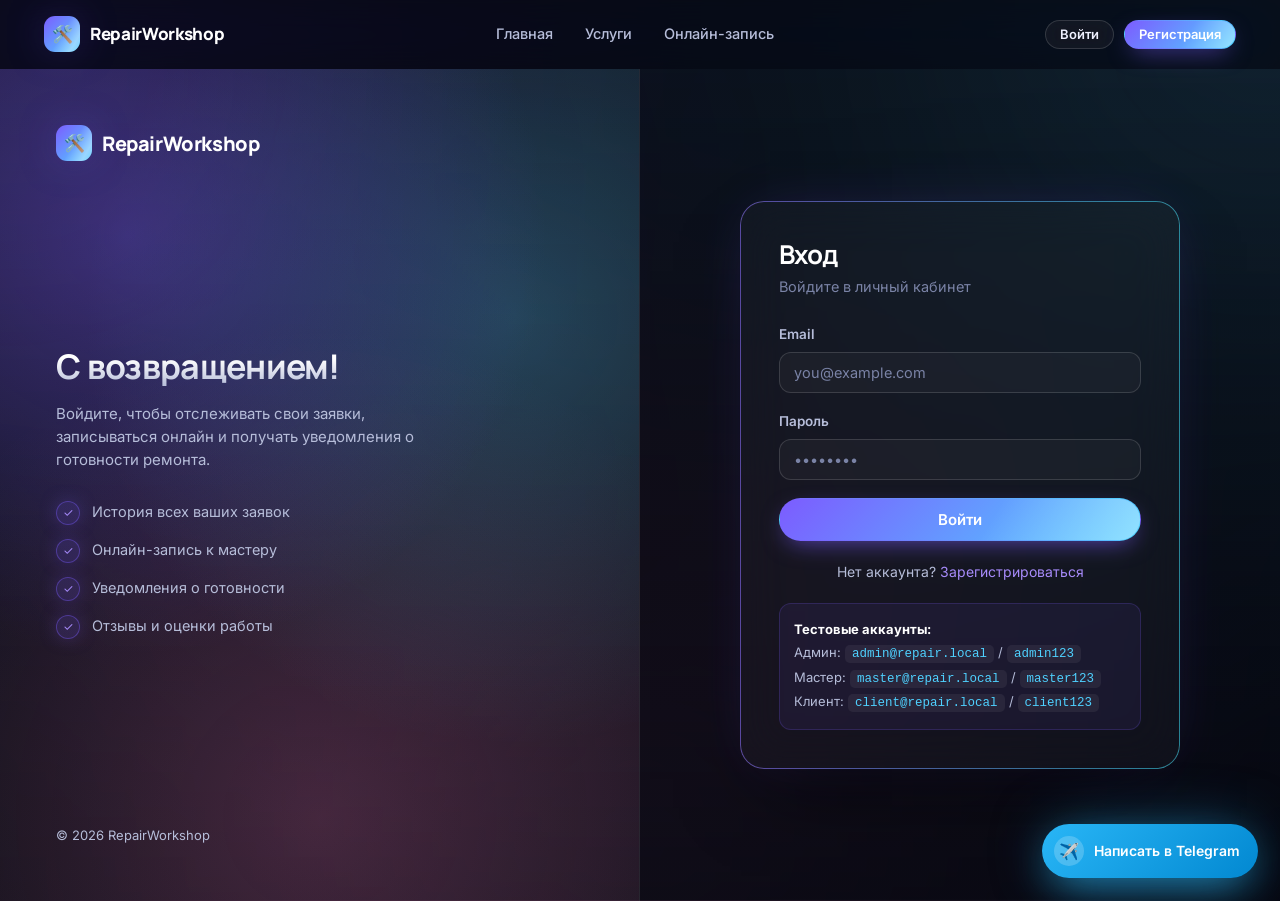
<file: cabinet.html>
<!DOCTYPE html>
<html lang="ru" data-theme="dark">
<head>
  <meta charset="UTF-8">
  <meta name="viewport" content="width=device-width, initial-scale=1.0">
  <title>Личный кабинет — RepairWorkshop</title>
  <link rel="stylesheet" href="css/style.css">
</head>
<body>

<header class="site-header">
  <div class="container">
    <a href="index.html" class="logo"><span class="logo-mark">🛠️</span> RepairWorkshop</a>
    <ul class="main-menu" id="main-menu">
      <li><a href="index.html">Главная</a></li>
      <li><a href="services.html">Услуги</a></li>
      <li><a href="booking.html">Онлайн-запись</a></li>
    </ul>
    <div class="header-actions" id="header-actions"></div>
    <button class="menu-toggle" onclick="toggleMenu()">☰</button>
  </div>
</header>

<div class="app-layout">
  <aside class="sidebar">
    <div class="side-label">Меню</div>
    <a href="#" class="active" data-tab="overview"><span class="ico">📊</span> Обзор</a>
    <a href="#" data-tab="requests"><span class="ico">📋</span> Мои заявки</a>
    <a href="#" data-tab="profile"><span class="ico">👤</span> Профиль</a>
    <div class="side-label">Действия</div>
    <a href="booking.html"><span class="ico">➕</span> Новая заявка</a>
  </aside>

  <main class="app-main">
    <div id="content"></div>
  </main>
</div>

<script src="js/storage.js"></script>
<script src="js/ui.js"></script>
<script src="js/auth.js"></script>
<script src="js/main.js"></script>
<script>
if (!Auth.requireAuth('login.html')) throw new Error('redirect');
const user = Auth.current();

let currentTab = 'overview';

function render() {
  document.querySelectorAll('.sidebar a[data-tab]').forEach(a => {
    a.classList.toggle('active', a.dataset.tab === currentTab);
  });
  const el = document.getElementById('content');
  if (currentTab === 'overview') return renderOverview(el);
  if (currentTab === 'requests') return renderRequests(el);
  if (currentTab === 'profile') return renderProfile(el);
}

function renderOverview(el) {
  const reqs = DB.getRequestsByClient(user.id);
  const active = reqs.filter(r => !['completed','canceled'].includes(r.status)).length;
  const completed = reqs.filter(r => r.status === 'completed').length;
  const total = reqs.reduce((s,r) => s + (r.finalCost || 0), 0);

  el.innerHTML = `
    <div class="page-head">
      <div>
        <h1>Привет, ${escapeHtml(user.name.split(' ')[0])} 👋</h1>
        <p class="sub">Здесь вы можете следить за статусом ремонта и управлять заявками</p>
      </div>
      <a href="booking.html" class="btn btn-primary">➕ Новая заявка</a>
    </div>

    <div class="grid grid-4">
      <div class="stat-card"><div class="stat-icon">📋</div><div><div class="num">${reqs.length}</div><div class="lbl">Всего заявок</div></div></div>
      <div class="stat-card"><div class="stat-icon amber">⏳</div><div><div class="num">${active}</div><div class="lbl">В работе</div></div></div>
      <div class="stat-card"><div class="stat-icon green">✅</div><div><div class="num">${completed}</div><div class="lbl">Завершено</div></div></div>
      <div class="stat-card"><div class="stat-icon cyan">💰</div><div><div class="num">${total ? formatPrice(total) : '0 ₽'}</div><div class="lbl">Потрачено</div></div></div>
    </div>

    <h2 style="font-size:20px;margin:36px 0 16px">Последние заявки</h2>
    <div id="recent"></div>
  `;

  const recent = reqs.sort((a,b) => new Date(b.createdAt) - new Date(a.createdAt)).slice(0, 3);
  const wrap = document.getElementById('recent');
  if (recent.length === 0) {
    wrap.innerHTML = `<div class="empty"><div class="ico">📭</div><h3>Заявок пока нет</h3><p>Создайте первую заявку — это займёт минуту</p><a href="booking.html" class="btn btn-primary mt-3">Создать заявку</a></div>`;
    return;
  }
  wrap.innerHTML = recent.map(r => requestCardHTML(r)).join('');
}

function renderRequests(el) {
  const reqs = DB.getRequestsByClient(user.id).sort((a,b) => new Date(b.createdAt) - new Date(a.createdAt));
  el.innerHTML = `
    <div class="page-head"><div><h1>Мои заявки</h1><p class="sub">Всего: ${reqs.length}</p></div></div>
    ${reqs.length === 0
      ? `<div class="empty"><div class="ico">📭</div><h3>Заявок нет</h3><a href="booking.html" class="btn btn-primary mt-3">Создать первую</a></div>`
      : reqs.map(r => requestCardHTML(r)).join('')}
  `;
}

function requestCardHTML(r) {
  const s = DB.findServiceById(r.serviceId);
  const emp = r.employeeId ? DB.findUserById(r.employeeId) : null;
  return `
    <div class="card" style="margin-bottom:16px">
      <div class="flex-between mb-3">
        <div class="flex">
          <div class="card-icon" style="width:44px;height:44px;font-size:20px;margin:0">${s ? or(s.icon,'🔧') : '🔧'}</div>
          <div>
            <b style="color:#fff">Заявка #${r.id} — ${s ? escapeHtml(s.title) : 'Услуга'}</b>
            <div class="text-muted" style="font-size:13px">от ${formatDate(r.createdAt)}</div>
          </div>
        </div>
        ${statusBadge(r.status)}
      </div>
      <div class="grid grid-3" style="gap:12px;font-size:13.5px">
        <div><div class="text-muted">Устройство</div><b>${escapeHtml(r.deviceType)} ${escapeHtml(r.brand||'')} ${escapeHtml(r.model||'')}</b></div>
        <div><div class="text-muted">Мастер</div><b>${emp ? escapeHtml(emp.name) : 'Не назначен'}</b></div>
        <div><div class="text-muted">Запись</div><b>${formatDate(r.scheduledAt)}</b></div>
      </div>
      <p class="mt-3 text-soft" style="font-size:13.5px">${escapeHtml(r.problem)}</p>
      <div class="mt-3 flex">
        <button class="btn btn-ghost btn-sm" onclick="showDetails(${r.id})">Подробнее</button>
        ${r.status === 'completed' ? `<button class="btn btn-primary btn-sm" onclick="leaveReview(${r.id})">Оставить отзыв</button>` : ''}
      </div>
    </div>
  `;
}

function showDetails(id) {
  const r = DB.getRequests().find(x => x.id === id);
  if (!r) return;
  const s = DB.findServiceById(r.serviceId);
  const emp = r.employeeId ? DB.findUserById(r.employeeId) : null;

  const timeline = (r.history || []).map((h, i) => {
    const isLast = i === r.history.length - 1;
    return `
      <div class="tl-item ${isLast ? 'active' : 'done'}">
        <div class="dot">${isLast ? '●' : '✓'}</div>
        <b>${statusLabel(h.status)}</b>
        <div class="time">${formatDate(h.at)}</div>
        ${h.comment ? `<div class="comment">${escapeHtml(h.comment)}</div>` : ''}
      </div>
    `;
  }).join('');

  const html = `
    <div class="modal-header">
      <div>
        <h2>Заявка #${r.id}</h2>
        <div class="sub">${s ? escapeHtml(s.title) : ''}</div>
      </div>
      <button class="modal-close" onclick="this.closest('.modal').remove()">×</button>
    </div>
    <div class="mb-3">${statusBadge(r.status)}</div>
    <div style="display:flex;flex-direction:column;gap:10px;font-size:14px;margin-bottom:22px">
      <div class="flex-between"><span class="text-muted">Устройство</span><b>${escapeHtml(r.deviceType)} ${escapeHtml(r.brand||'')} ${escapeHtml(r.model||'')}</b></div>
      <div class="flex-between"><span class="text-muted">Мастер</span><b>${emp ? escapeHtml(emp.name) : 'Не назначен'}</b></div>
      <div class="flex-between"><span class="text-muted">Запись</span><b>${formatDate(r.scheduledAt)}</b></div>
      ${r.finalCost ? `<div class="flex-between"><span class="text-muted">Стоимость</span><b>${formatPrice(r.finalCost)}</b></div>` : ''}
    </div>
    <h3 style="font-size:16px;margin-bottom:14px;color:#fff">История заявки</h3>
    <div class="timeline">${timeline || '<div class="text-muted">Нет данных</div>'}</div>
  `;
  Modal.open(html, { large: true });
}

function leaveReview(requestId) {
  const html = `
    <div class="modal-header">
      <div><h2>Оставить отзыв</h2><div class="sub">Заявка #${requestId}</div></div>
      <button class="modal-close" onclick="this.closest('.modal').remove()">×</button>
    </div>
    <form id="review-form">
      <div class="form-group">
        <label>Оценка</label>
        <div id="stars-input" class="stars" style="font-size:32px;gap:6px;cursor:pointer">
          ${[1,2,3,4,5].map(n => `<span class="star" data-n="${n}" style="cursor:pointer">★</span>`).join('')}
        </div>
      </div>
      <div class="form-group">
        <label>Ваш отзыв</label>
        <textarea class="form-control" id="review-text" rows="4" placeholder="Расскажите о качестве работы" required></textarea>
      </div>
      <button type="submit" class="btn btn-primary btn-block">Отправить отзыв</button>
    </form>
  `;
  const modal = Modal.open(html);
  let rating = 5;
  const stars = modal.querySelectorAll('#stars-input .star');
  const paint = () => stars.forEach((s,i) => s.classList.toggle('on', i < rating));
  paint();
  stars.forEach(s => {
    s.addEventListener('mouseenter', () => stars.forEach((x,i) => x.classList.toggle('on', i < +s.dataset.n)));
    s.addEventListener('mouseleave', paint);
    s.addEventListener('click', () => { rating = +s.dataset.n; paint(); });
  });
  modal.querySelector('#review-form').addEventListener('submit', (e) => {
    e.preventDefault();
    const text = modal.querySelector('#review-text').value.trim();
    if (!text) { Toast.error('Напишите текст отзыва'); return; }
    DB.createReview({ clientId: user.id, requestId, rating, text });
    Modal.close(modal);
    Toast.success('Отзыв отправлен на модерацию', 'Спасибо!');
  });
}

function renderProfile(el) {
  el.innerHTML = `
    <div class="page-head"><div><h1>Профиль</h1><p class="sub">Управление вашим аккаунтом</p></div></div>
    <div class="card" style="max-width:560px">
      <div class="flex mb-4">
        ${avatarHTML(user, 'avatar-lg')}
        <div><b style="font-size:18px;color:#fff">${escapeHtml(user.name)}</b><div class="text-muted">${escapeHtml(user.email)}</div></div>
      </div>
      <form id="profile-form">
        <div class="form-group"><label>Имя</label><input class="form-control" name="name" value="${escapeHtml(user.name)}" required></div>
        <div class="form-group"><label>Email</label><input class="form-control" type="email" name="email" value="${escapeHtml(user.email)}" required></div>
        <div class="form-group"><label>Телефон</label><input class="form-control" name="phone" value="${escapeHtml(user.phone||'')}"></div>
        <button type="submit" class="btn btn-primary">Сохранить</button>
      </form>
    </div>
  `;
  document.getElementById('profile-form').addEventListener('submit', (e) => {
    e.preventDefault();
    const f = e.target;
    DB.updateUser(user.id, { name: f.name.value.trim(), email: f.email.value.trim(), phone: f.phone.value.trim() });
    Toast.success('Профиль обновлён');
    setTimeout(() => location.reload(), 600);
  });
}

document.addEventListener('DOMContentLoaded', () => {
  render();
  document.querySelectorAll('.sidebar a[data-tab]').forEach(a => {
    a.addEventListener('click', (e) => {
      e.preventDefault();
      currentTab = a.dataset.tab;
      render();
    });
  });
});
</script>

</body>
</html>
</file>
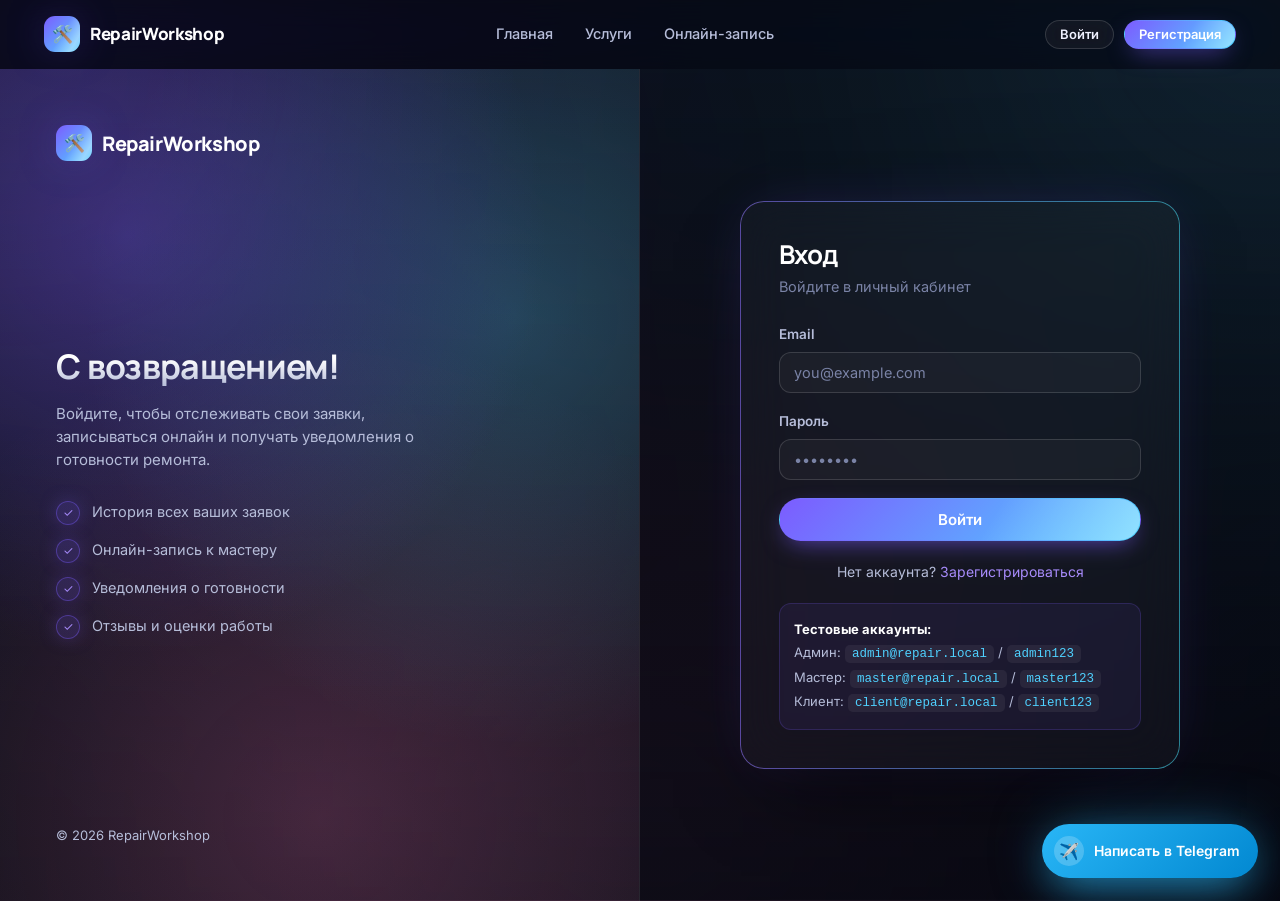
<file: employee.html>
<!DOCTYPE html>
<html lang="ru" data-theme="dark">
<head>
  <meta charset="UTF-8">
  <meta name="viewport" content="width=device-width, initial-scale=1.0">
  <title>Кабинет мастера — RepairWorkshop</title>
  <link rel="stylesheet" href="css/style.css">
</head>
<body>

<header class="site-header">
  <div class="container">
    <a href="index.html" class="logo"><span class="logo-mark">🛠️</span> RepairWorkshop</a>
    <ul class="main-menu" id="main-menu">
      <li><a href="index.html">Главная</a></li>
      <li><a href="services.html">Услуги</a></li>
    </ul>
    <div class="header-actions" id="header-actions"></div>
    <button class="menu-toggle" onclick="toggleMenu()">☰</button>
  </div>
</header>

<div class="app-layout">
  <aside class="sidebar">
    <div class="side-label">Работа</div>
    <a href="#" class="active" data-tab="overview"><span class="ico">📊</span> Обзор</a>
    <a href="#" data-tab="tasks"><span class="ico">📋</span> Мои заявки</a>
    <a href="#" data-tab="schedule"><span class="ico">📅</span> Расписание</a>
    <a href="#" data-tab="profile"><span class="ico">👤</span> Профиль</a>
  </aside>
  <main class="app-main"><div id="content"></div></main>
</div>

<script src="js/storage.js"></script>
<script src="js/ui.js"></script>
<script src="js/auth.js"></script>
<script src="js/main.js"></script>
<script>
if (!Auth.requireAuth('login.html')) throw new Error('redirect');
const user = Auth.current();
if (user.role !== 'employee') {
  Toast.error('Доступ только для мастеров');
  setTimeout(() => location.href = 'index.html', 800);
}

let tab = 'overview';

function render() {
  document.querySelectorAll('.sidebar a[data-tab]').forEach(a => a.classList.toggle('active', a.dataset.tab === tab));
  const el = document.getElementById('content');
  if (tab === 'overview') return renderOverview(el);
  if (tab === 'tasks') return renderTasks(el);
  if (tab === 'schedule') return renderSchedule(el);
  if (tab === 'profile') return renderProfile(el);
}

function myRequests() { return DB.getRequestsByEmployee(user.id); }

function renderOverview(el) {
  const all = myRequests();
  const active = all.filter(r => !['completed','canceled'].includes(r.status)).length;
  const done = all.filter(r => r.status === 'completed').length;
  const today = all.filter(r => r.scheduledAt && r.scheduledAt.startsWith(new Date().toISOString().slice(0,10)) && !['completed','canceled'].includes(r.status));

  el.innerHTML = `
    <div class="page-head"><div><h1>Привет, ${escapeHtml(user.name.split(' ')[0])} 👋</h1><p class="sub">${escapeHtml(user.specialization||'Мастер')}</p></div></div>
    <div class="grid grid-4">
      <div class="stat-card"><div class="stat-icon">📋</div><div><div class="num">${all.length}</div><div class="lbl">Всего заявок</div></div></div>
      <div class="stat-card"><div class="stat-icon amber">⏳</div><div><div class="num">${active}</div><div class="lbl">В работе</div></div></div>
      <div class="stat-card"><div class="stat-icon green">✅</div><div><div class="num">${done}</div><div class="lbl">Завершено</div></div></div>
      <div class="stat-card"><div class="stat-icon cyan">📅</div><div><div class="num">${today.length}</div><div class="lbl">Сегодня</div></div></div>
    </div>
    <h2 style="font-size:20px;margin:36px 0 16px">Задачи на сегодня</h2>
    ${today.length === 0
      ? `<div class="empty"><div class="ico">☕</div><h3>На сегодня задач нет</h3></div>`
      : today.map(r => taskCard(r)).join('')}
  `;
}

function renderTasks(el) {
  const all = myRequests().sort((a,b) => new Date(b.createdAt) - new Date(a.createdAt));
  el.innerHTML = `
    <div class="page-head"><div><h1>Мои заявки</h1><p class="sub">Всего: ${all.length}</p></div></div>
    ${all.length === 0
      ? `<div class="empty"><div class="ico">📭</div><h3>Заявок нет</h3></div>`
      : all.map(r => taskCard(r)).join('')}
  `;
}

function taskCard(r) {
  const s = DB.findServiceById(r.serviceId);
  const client = DB.findUserById(r.clientId);
  return `
    <div class="card" style="margin-bottom:14px">
      <div class="flex-between mb-3">
        <div class="flex">
          <div class="card-icon" style="width:44px;height:44px;font-size:20px;margin:0">${s ? or(s.icon,'🔧') : '🔧'}</div>
          <div><b style="color:#fff">#${r.id} — ${s ? escapeHtml(s.title) : 'Услуга'}</b><div class="text-muted" style="font-size:13px">${client ? escapeHtml(client.name) : 'Клиент'}</div></div>
        </div>
        ${statusBadge(r.status)}
      </div>
      <div class="grid grid-3" style="gap:12px;font-size:13.5px">
        <div><div class="text-muted">Устройство</div><b>${escapeHtml(r.deviceType)} ${escapeHtml(r.brand||'')} ${escapeHtml(r.model||'')}</b></div>
        <div><div class="text-muted">Запись</div><b>${formatDate(r.scheduledAt)}</b></div>
        <div><div class="text-muted">Телефон</div><b>${client ? escapeHtml(client.phone||'') : '—'}</b></div>
      </div>
      <p class="mt-3 text-soft" style="font-size:13.5px"><b style="color:#fff">Проблема:</b> ${escapeHtml(r.problem)}</p>
      <div class="mt-3 flex">
        <button class="btn btn-ghost btn-sm" onclick="openTask(${r.id})">Открыть</button>
        ${r.status !== 'completed' && r.status !== 'canceled' ? `<button class="btn btn-primary btn-sm" onclick="quickStatus(${r.id})">Следующий статус</button>` : ''}
      </div>
    </div>
  `;
}

function openTask(id) {
  const r = DB.getRequests().find(x => x.id === id);
  if (!r) return;
  const s = DB.findServiceById(r.serviceId);
  const client = DB.findUserById(r.clientId);
  const statusOptions = STATUS_ORDER.map(x => `<option value="${x}" ${r.status===x?'selected':''}>${statusLabel(x)}</option>`).join('');
  const html = `
    <div class="modal-header">
      <div><h2>Заявка #${r.id}</h2><div class="sub">${s ? escapeHtml(s.title) : ''}</div></div>
      <button class="modal-close" onclick="this.closest('.modal').remove()">×</button>
    </div>
    <div class="mb-3">${statusBadge(r.status)}</div>
    <div style="display:flex;flex-direction:column;gap:8px;font-size:14px;margin-bottom:20px">
      <div class="flex-between"><span class="text-muted">Клиент</span><b>${client ? escapeHtml(client.name) : '—'}</b></div>
      <div class="flex-between"><span class="text-muted">Телефон</span><b>${client ? escapeHtml(client.phone||'—') : '—'}</b></div>
      <div class="flex-between"><span class="text-muted">Устройство</span><b>${escapeHtml(r.deviceType)} ${escapeHtml(r.brand||'')} ${escapeHtml(r.model||'')}</b></div>
      <div class="flex-between"><span class="text-muted">Запись</span><b>${formatDate(r.scheduledAt)}</b></div>
    </div>
    <form id="task-form">
      <div class="form-group"><label>Новый статус</label><select class="form-control" name="status">${statusOptions}</select></div>
      <div class="form-group"><label>Комментарий (виден клиенту)</label><textarea class="form-control" name="comment" rows="2">${escapeHtml(r.adminComment||'')}</textarea></div>
      <div class="form-group"><label>Итоговая стоимость</label><input type="number" class="form-control" name="cost" value="${r.finalCost||''}" placeholder="0"></div>
      <button type="submit" class="btn btn-primary btn-block">Сохранить</button>
    </form>
  `;
  const modal = Modal.open(html, { large: true });
  modal.querySelector('#task-form').addEventListener('submit', (e) => {
    e.preventDefault();
    const f = e.target;
    DB.updateRequest(id, {
      status: f.status.value,
      adminComment: f.comment.value.trim(),
      finalCost: f.cost.value ? parseInt(f.cost.value, 10) : null,
    }, user.id, f.comment.value.trim());
    Toast.success('Заявка обновлена');
    Modal.close(modal);
    render();
  });
}

function quickStatus(id) {
  const r = DB.getRequests().find(x => x.id === id);
  if (!r) return;
  const idx = STATUS_ORDER.indexOf(r.status);
  const next = STATUS_ORDER[Math.min(idx+1, STATUS_ORDER.length-2)];
  DB.updateRequest(id, { status: next }, user.id, 'Статус изменён мастером');
  Toast.success('Статус: ' + statusLabel(next));
  render();
}

function renderSchedule(el) {
  const days = [];
  for (let i = 0; i < 7; i++) {
    const d = new Date(); d.setDate(d.getDate() + i);
    days.push(d.toISOString().slice(0,10));
  }
  el.innerHTML = `
    <div class="page-head"><div><h1>Расписание на неделю</h1><p class="sub">Ваши загруженные дни</p></div></div>
    <div class="grid" style="grid-template-columns:repeat(7,1fr);gap:10px">
      ${days.map(d => {
        const list = myRequests().filter(r => r.scheduledAt && r.scheduledAt.startsWith(d) && !['completed','canceled'].includes(r.status));
        const date = new Date(d);
        const isToday = d === new Date().toISOString().slice(0,10);
        return `
          <div class="card" style="${isToday ? 'border-color:var(--primary);box-shadow:var(--glow)' : ''}">
            <div class="text-center mb-3">
              <div class="text-muted" style="font-size:12px;text-transform:uppercase;letter-spacing:.05em">${date.toLocaleDateString('ru-RU',{weekday:'short'})}</div>
              <div style="font-size:20px;font-weight:800;font-family:'Manrope',sans-serif;color:#fff">${date.getDate()}</div>
            </div>
            ${list.length === 0
              ? `<div class="text-center text-muted" style="font-size:12px">—</div>`
              : list.map(r => {
                const t = r.scheduledAt.split('T')[1].slice(0,5);
                return `<div style="background:rgba(124,92,255,.14);border-radius:8px;padding:8px;margin-bottom:6px;font-size:12px;border:1px solid rgba(124,92,255,.3)">
                  <b style="color:#fff">${t}</b><br><span class="text-muted">#${r.id}</span>
                </div>`;
              }).join('')}
          </div>
        `;
      }).join('')}
    </div>
  `;
}

function renderProfile(el) {
  el.innerHTML = `
    <div class="page-head"><div><h1>Профиль</h1></div></div>
    <div class="card" style="max-width:560px">
      <div class="flex mb-4">${avatarHTML(user, 'avatar-lg')}<div><b style="font-size:18px;color:#fff">${escapeHtml(user.name)}</b><div class="text-muted">${escapeHtml(user.email)}</div></div></div>
      <form id="profile-form">
        <div class="form-group"><label>Имя</label><input class="form-control" name="name" value="${escapeHtml(user.name)}"></div>
        <div class="form-group"><label>Специализация</label><input class="form-control" name="spec" value="${escapeHtml(user.specialization||'')}"></div>
        <div class="form-group"><label>Телефон</label><input class="form-control" name="phone" value="${escapeHtml(user.phone||'')}"></div>
        <button type="submit" class="btn btn-primary">Сохранить</button>
      </form>
    </div>
  `;
  document.getElementById('profile-form').addEventListener('submit', (e) => {
    e.preventDefault();
    const f = e.target;
    DB.updateUser(user.id, { name: f.name.value, specialization: f.spec.value, phone: f.phone.value });
    Toast.success('Профиль обновлён');
    setTimeout(() => location.reload(), 600);
  });
}

document.addEventListener('DOMContentLoaded', () => {
  render();
  document.querySelectorAll('.sidebar a[data-tab]').forEach(a => {
    a.addEventListener('click', (e) => { e.preventDefault(); tab = a.dataset.tab; render(); });
  });
});
</script>

</body>
</html>
</file>
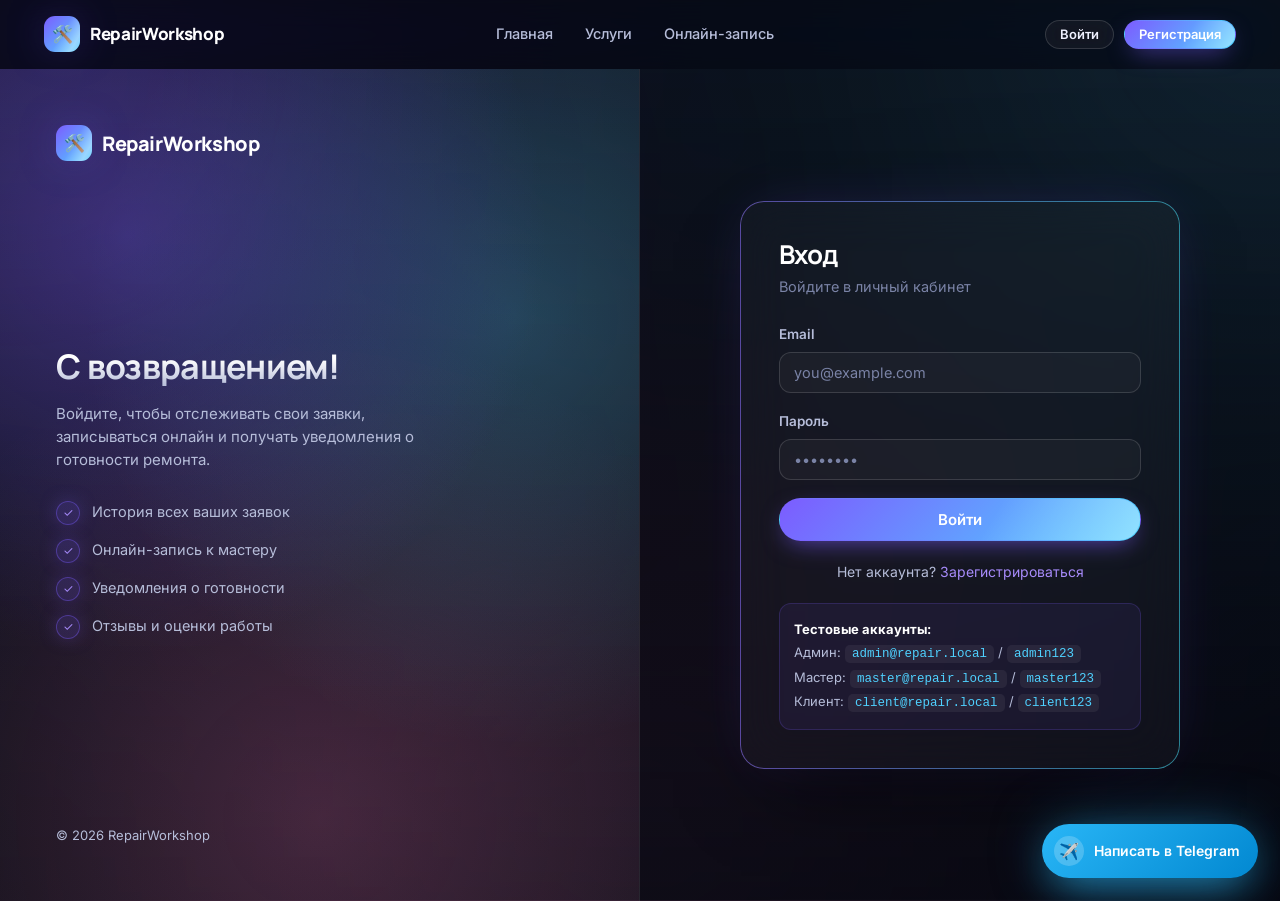
<file: login.html>
<!DOCTYPE html>
<html lang="ru" data-theme="dark">
<head>
  <meta charset="UTF-8">
  <meta name="viewport" content="width=device-width, initial-scale=1.0">
  <title>Вход — RepairWorkshop</title>
  <link rel="stylesheet" href="css/style.css">
</head>
<body>

<header class="site-header">
  <div class="container">
    <a href="index.html" class="logo"><span class="logo-mark">🛠️</span> RepairWorkshop</a>
    <ul class="main-menu" id="main-menu">
      <li><a href="index.html">Главная</a></li>
      <li><a href="services.html">Услуги</a></li>
      <li><a href="booking.html">Онлайн-запись</a></li>
    </ul>
    <div class="header-actions" id="header-actions"></div>
    <button class="menu-toggle" onclick="toggleMenu()">☰</button>
  </div>
</header>

<div class="auth-wrap">
  <div class="auth-side">
    <div>
      <a href="index.html" class="logo" style="color:#fff;font-size:20px"><span class="logo-mark">🛠️</span> RepairWorkshop</a>
    </div>
    <div>
      <h2>С возвращением!</h2>
      <p>Войдите, чтобы отслеживать свои заявки, записываться онлайн и получать уведомления о готовности ремонта.</p>
      <ul>
        <li><span class="check">✓</span> История всех ваших заявок</li>
        <li><span class="check">✓</span> Онлайн-запись к мастеру</li>
        <li><span class="check">✓</span> Уведомления о готовности</li>
        <li><span class="check">✓</span> Отзывы и оценки работы</li>
      </ul>
    </div>
    <div style="font-size:13px;color:var(--text-soft)">© 2026 RepairWorkshop</div>
  </div>

  <div class="auth-form-side">
    <div class="auth-card">
      <h1>Вход</h1>
      <p class="hint">Войдите в личный кабинет</p>

      <div id="login-error"></div>

      <form id="login-form">
        <div class="form-group">
          <label>Email</label>
          <input type="email" name="email" class="form-control" placeholder="you@example.com" required>
        </div>
        <div class="form-group">
          <label>Пароль</label>
          <input type="password" name="password" class="form-control" placeholder="••••••••" required>
        </div>
        <button type="submit" class="btn btn-primary btn-block btn-lg">Войти</button>
      </form>

      <p class="switch">Нет аккаунта? <a href="register.html">Зарегистрироваться</a></p>

      <div class="demo-box">
        <b>Тестовые аккаунты:</b><br>
        Админ: <code>admin@repair.local</code> / <code>admin123</code><br>
        Мастер: <code>master@repair.local</code> / <code>master123</code><br>
        Клиент: <code>client@repair.local</code> / <code>client123</code>
      </div>
    </div>
  </div>
</div>

<script src="js/storage.js"></script>
<script src="js/ui.js"></script>
<script src="js/auth.js"></script>
<script src="js/main.js"></script>
<script>
document.getElementById('login-form').addEventListener('submit', (e) => {
  e.preventDefault();
  const f = e.target;
  const res = Auth.login({ email: f.email.value.trim(), password: f.password.value });
  if (res.error) {
    document.getElementById('login-error').innerHTML = `<div class="alert alert-error">${res.error}</div>`;
    return;
  }
  Toast.success('Добро пожаловать, ' + res.user.name + '!');
  setTimeout(() => window.location.href = Auth.homeFor(res.user), 500);
});
</script>

</body>
</html>
</file>
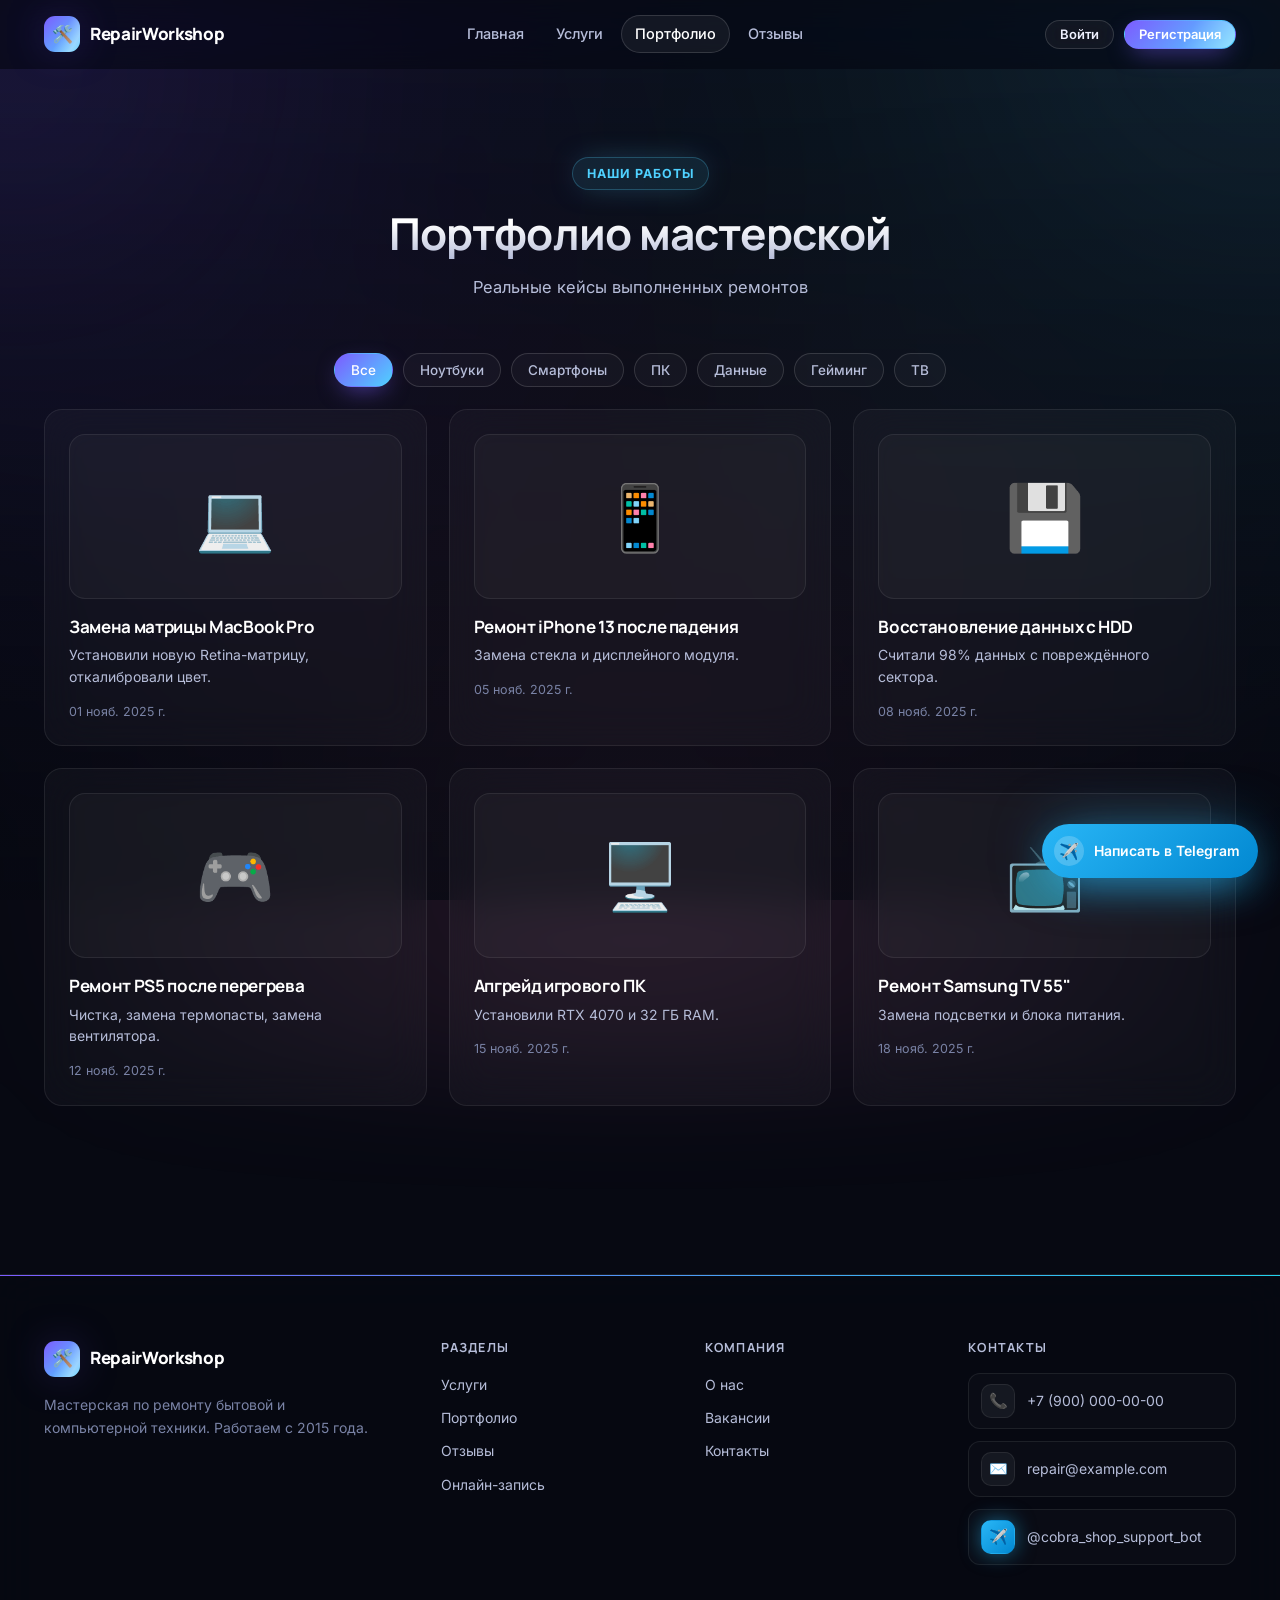
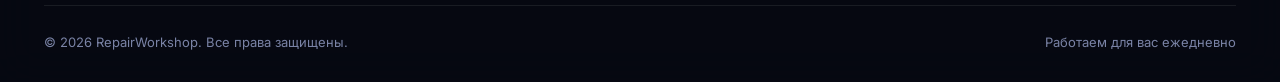
<file: portfolio.html>
<!DOCTYPE html>
<html lang="ru" data-theme="dark">
<head>
  <meta charset="UTF-8">
  <meta name="viewport" content="width=device-width, initial-scale=1.0">
  <title>Портфолио — RepairWorkshop</title>
  <link rel="stylesheet" href="css/style.css">
</head>
<body>

<header class="site-header">
  <div class="container">
    <a href="index.html" class="logo"><span class="logo-mark">🛠️</span> RepairWorkshop</a>
    <ul class="main-menu" id="main-menu">
      <li><a href="index.html">Главная</a></li>
      <li><a href="services.html">Услуги</a></li>
      <li><a href="portfolio.html">Портфолио</a></li>
      <li><a href="reviews.html">Отзывы</a></li>
    </ul>
    <div class="header-actions" id="header-actions"></div>
    <button class="menu-toggle" onclick="toggleMenu()">☰</button>
  </div>
</header>

<section class="section">
  <div class="container">
    <div class="section-head">
      <span class="section-eyebrow">Наши работы</span>
      <h1 class="section-title">Портфолио мастерской</h1>
      <p class="section-subtitle">Реальные кейсы выполненных ремонтов</p>
    </div>
    <div class="toolbar" style="justify-content:center">
      <div class="flex" id="pf-filter">
        <button class="chip active" data-cat="all">Все</button>
        <button class="chip" data-cat="laptops">Ноутбуки</button>
        <button class="chip" data-cat="phones">Смартфоны</button>
        <button class="chip" data-cat="computers">ПК</button>
        <button class="chip" data-cat="data">Данные</button>
        <button class="chip" data-cat="gaming">Гейминг</button>
        <button class="chip" data-cat="tv">ТВ</button>
      </div>
    </div>
    <div class="grid grid-3" id="portfolio-grid"></div>
  </div>
</section>

<footer class="site-footer">
  <div class="container">
    <div class="footer-grid">
      <div>
        <div class="logo"><span class="logo-mark">🛠️</span> RepairWorkshop</div>
        <p class="footer-desc" id="footer-about"></p>
      </div>
      <div>
        <h4>Разделы</h4>
        <ul>
          <li><a href="services.html">Услуги</a></li>
          <li><a href="portfolio.html">Портфолио</a></li>
          <li><a href="reviews.html">Отзывы</a></li>
          <li><a href="booking.html">Онлайн-запись</a></li>
        </ul>
      </div>
      <div>
        <h4>Компания</h4>
        <ul>
          <li><a href="#">О нас</a></li>
          <li><a href="#">Вакансии</a></li>
          <li><a href="#" onclick="openCallbackModal();return false;">Контакты</a></li>
        </ul>
      </div>
      <div>
        <h4>Контакты</h4>
        <div class="footer-contacts" id="footer-contacts"></div>
      </div>
    </div>
    <div class="footer-bottom">
      <span>© 2026 RepairWorkshop. Все права защищены.</span>
      <span>Работаем для вас ежедневно</span>
    </div>
  </div>
</footer>

<script src="js/storage.js"></script>
<script src="js/ui.js"></script>
<script src="js/auth.js"></script>
<script src="js/main.js"></script>
<script>
let cat = 'all';
function render() {
  let items = DB.getPortfolio();
  if (cat !== 'all') items = items.filter(p => p.category === cat);
  document.getElementById('portfolio-grid').innerHTML = items.map(p => `
    <div class="card card-hover reveal in">
      <div style="font-size:64px;text-align:center;padding:32px 0;background:rgba(255,255,255,.03);border-radius:16px;margin-bottom:18px;border:1px solid var(--border)">${or(p.icon, '🔧')}</div>
      <h3 style="font-size:17px">${escapeHtml(p.title)}</h3>
      <p>${escapeHtml(p.description)}</p>
      <div class="text-muted" style="font-size:12.5px;margin-top:8px">${formatDate(p.createdAt, false)}</div>
    </div>
  `).join('');
}
document.addEventListener('DOMContentLoaded', () => {
  render();
  document.getElementById('pf-filter').addEventListener('click', e => {
    if (!e.target.classList.contains('chip')) return;
    document.querySelectorAll('#pf-filter .chip').forEach(c => c.classList.remove('active'));
    e.target.classList.add('active');
    cat = e.target.dataset.cat;
    render();
  });
});
</script>

</body>
</html>
</file>
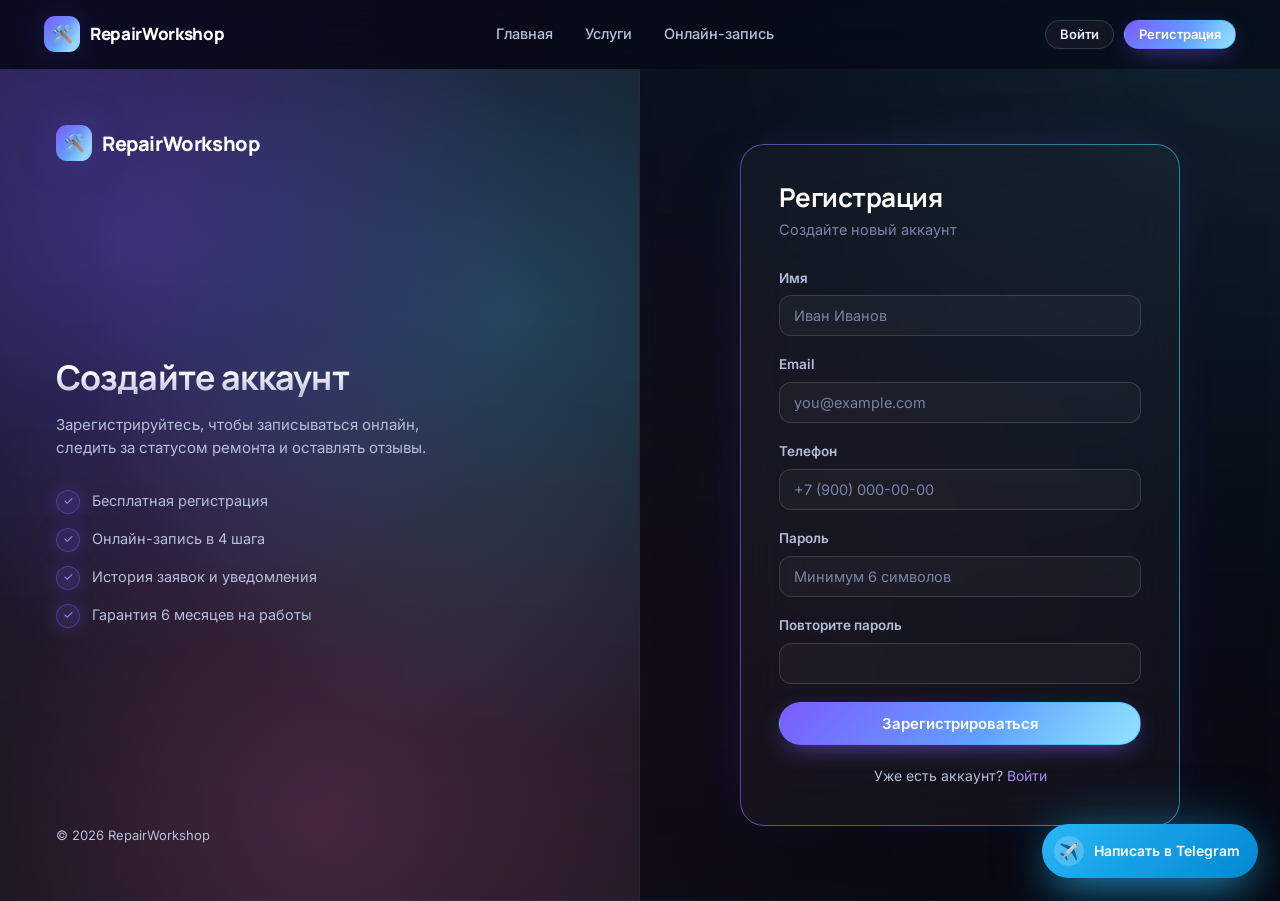
<file: register.html>
<!DOCTYPE html>
<html lang="ru" data-theme="dark">
<head>
  <meta charset="UTF-8">
  <meta name="viewport" content="width=device-width, initial-scale=1.0">
  <title>Регистрация — RepairWorkshop</title>
  <link rel="stylesheet" href="css/style.css">
</head>
<body>

<header class="site-header">
  <div class="container">
    <a href="index.html" class="logo"><span class="logo-mark">🛠️</span> RepairWorkshop</a>
    <ul class="main-menu" id="main-menu">
      <li><a href="index.html">Главная</a></li>
      <li><a href="services.html">Услуги</a></li>
      <li><a href="booking.html">Онлайн-запись</a></li>
    </ul>
    <div class="header-actions" id="header-actions"></div>
    <button class="menu-toggle" onclick="toggleMenu()">☰</button>
  </div>
</header>

<div class="auth-wrap">
  <div class="auth-side">
    <div>
      <a href="index.html" class="logo" style="color:#fff;font-size:20px"><span class="logo-mark">🛠️</span> RepairWorkshop</a>
    </div>
    <div>
      <h2>Создайте аккаунт</h2>
      <p>Зарегистрируйтесь, чтобы записываться онлайн, следить за статусом ремонта и оставлять отзывы.</p>
      <ul>
        <li><span class="check">✓</span> Бесплатная регистрация</li>
        <li><span class="check">✓</span> Онлайн-запись в 4 шага</li>
        <li><span class="check">✓</span> История заявок и уведомления</li>
        <li><span class="check">✓</span> Гарантия 6 месяцев на работы</li>
      </ul>
    </div>
    <div style="font-size:13px;color:var(--text-soft)">© 2026 RepairWorkshop</div>
  </div>

  <div class="auth-form-side">
    <div class="auth-card">
      <h1>Регистрация</h1>
      <p class="hint">Создайте новый аккаунт</p>

      <div id="register-error"></div>

      <form id="register-form">
        <div class="form-group"><label>Имя</label><input type="text" name="name" class="form-control" placeholder="Иван Иванов" required></div>
        <div class="form-group"><label>Email</label><input type="email" name="email" class="form-control" placeholder="you@example.com" required></div>
        <div class="form-group"><label>Телефон</label><input type="tel" name="phone" class="form-control" placeholder="+7 (900) 000-00-00" required></div>
        <div class="form-group"><label>Пароль</label><input type="password" name="password" class="form-control" placeholder="Минимум 6 символов" required></div>
        <div class="form-group"><label>Повторите пароль</label><input type="password" name="passwordConfirm" class="form-control" required></div>
        <button type="submit" class="btn btn-primary btn-block btn-lg">Зарегистрироваться</button>
      </form>

      <p class="switch">Уже есть аккаунт? <a href="login.html">Войти</a></p>
    </div>
  </div>
</div>

<script src="js/storage.js"></script>
<script src="js/ui.js"></script>
<script src="js/auth.js"></script>
<script src="js/main.js"></script>
<script>
document.getElementById('register-form').addEventListener('submit', (e) => {
  e.preventDefault();
  const f = e.target;
  const res = Auth.register({
    name: f.name.value.trim(),
    email: f.email.value.trim(),
    phone: f.phone.value.trim(),
    password: f.password.value,
    passwordConfirm: f.passwordConfirm.value,
  });
  if (res.error) {
    document.getElementById('register-error').innerHTML = `<div class="alert alert-error">${res.error}</div>`;
    return;
  }
  Toast.success('Аккаунт создан. Добро пожаловать!');
  setTimeout(() => window.location.href = 'cabinet.html', 500);
});
</script>

</body>
</html>
</file>
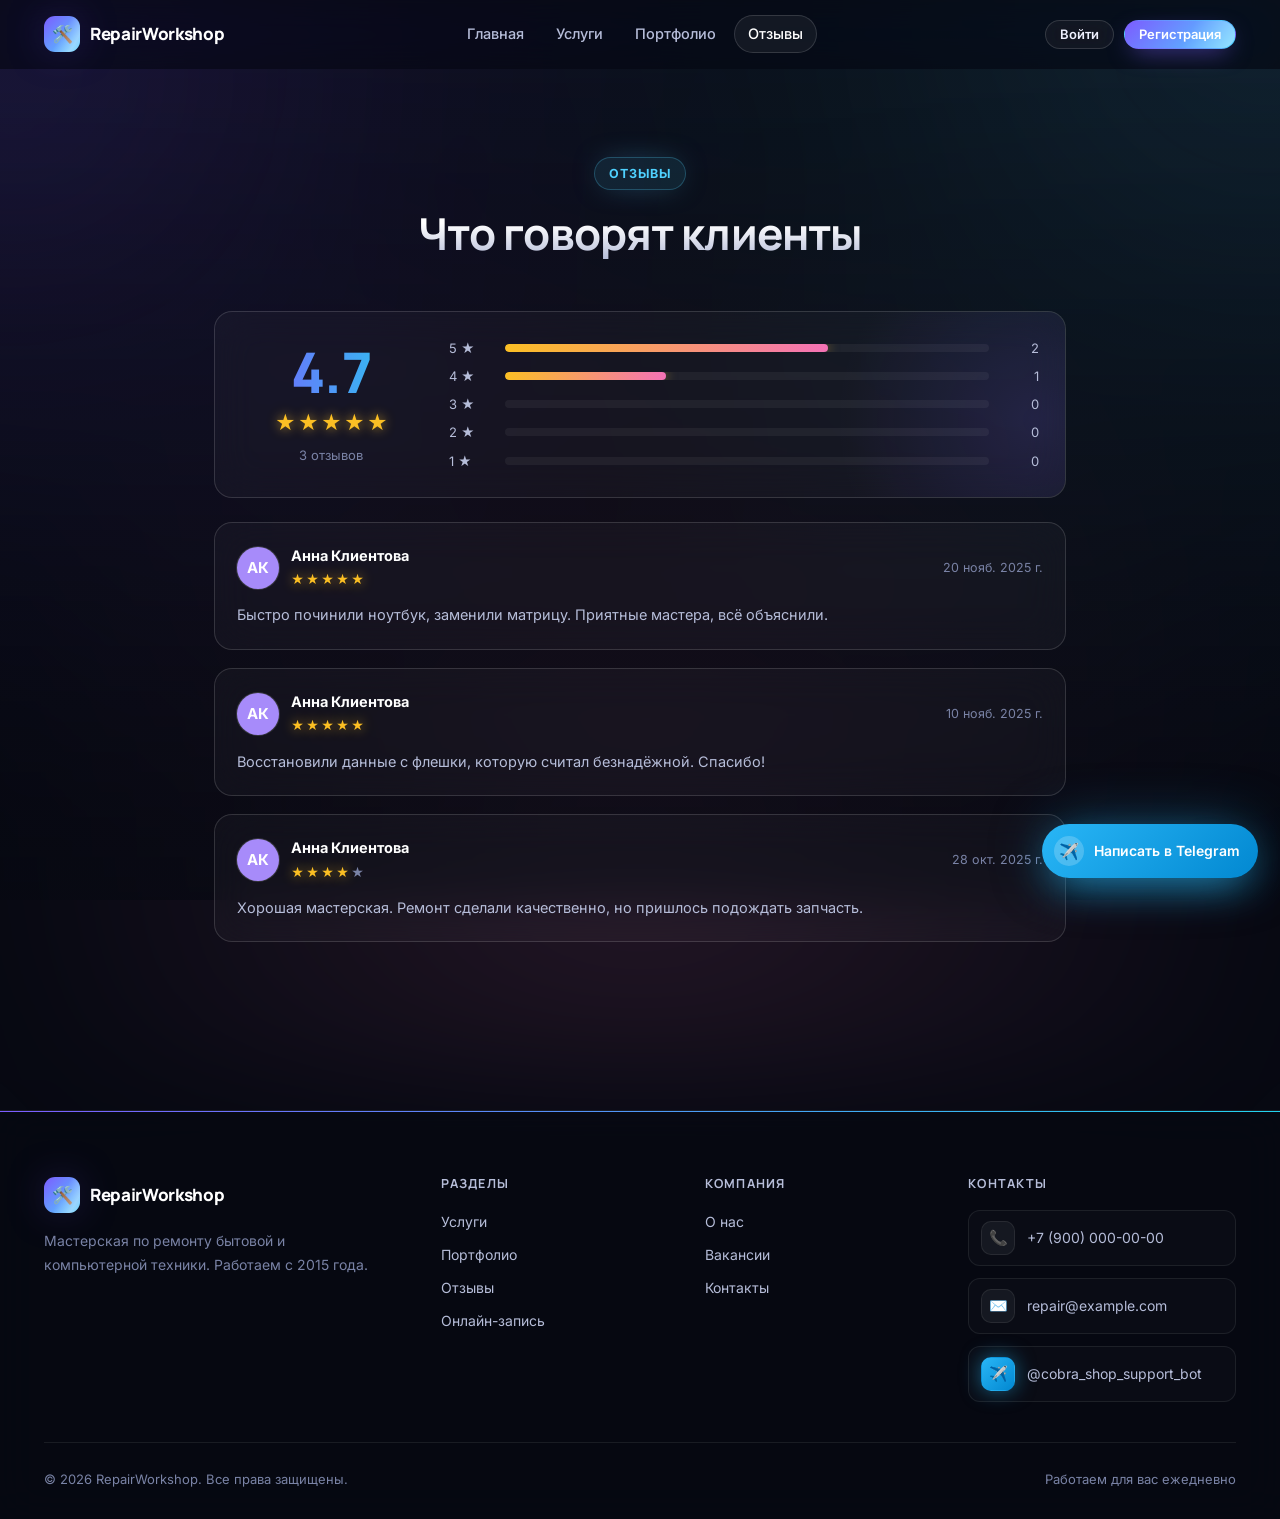
<file: reviews.html>
<!DOCTYPE html>
<html lang="ru" data-theme="dark">
<head>
  <meta charset="UTF-8">
  <meta name="viewport" content="width=device-width, initial-scale=1.0">
  <title>Отзывы — RepairWorkshop</title>
  <link rel="stylesheet" href="css/style.css">
</head>
<body>

<header class="site-header">
  <div class="container">
    <a href="index.html" class="logo"><span class="logo-mark">🛠️</span> RepairWorkshop</a>
    <ul class="main-menu" id="main-menu">
      <li><a href="index.html">Главная</a></li>
      <li><a href="services.html">Услуги</a></li>
      <li><a href="portfolio.html">Портфолио</a></li>
      <li><a href="reviews.html">Отзывы</a></li>
    </ul>
    <div class="header-actions" id="header-actions"></div>
    <button class="menu-toggle" onclick="toggleMenu()">☰</button>
  </div>
</header>

<section class="section">
  <div class="container" style="max-width:900px">
    <div class="section-head">
      <span class="section-eyebrow">Отзывы</span>
      <h1 class="section-title">Что говорят клиенты</h1>
    </div>

    <div class="rating-summary" id="rating-summary"></div>
    <div id="reviews-list" class="grid" style="gap:18px"></div>
  </div>
</section>

<footer class="site-footer">
  <div class="container">
    <div class="footer-grid">
      <div>
        <div class="logo"><span class="logo-mark">🛠️</span> RepairWorkshop</div>
        <p class="footer-desc" id="footer-about"></p>
      </div>
      <div>
        <h4>Разделы</h4>
        <ul>
          <li><a href="services.html">Услуги</a></li>
          <li><a href="portfolio.html">Портфолио</a></li>
          <li><a href="reviews.html">Отзывы</a></li>
          <li><a href="booking.html">Онлайн-запись</a></li>
        </ul>
      </div>
      <div>
        <h4>Компания</h4>
        <ul>
          <li><a href="#">О нас</a></li>
          <li><a href="#">Вакансии</a></li>
          <li><a href="#" onclick="openCallbackModal();return false;">Контакты</a></li>
        </ul>
      </div>
      <div>
        <h4>Контакты</h4>
        <div class="footer-contacts" id="footer-contacts"></div>
      </div>
    </div>
    <div class="footer-bottom">
      <span>© 2026 RepairWorkshop. Все права защищены.</span>
      <span>Работаем для вас ежедневно</span>
    </div>
  </div>
</footer>

<script src="js/storage.js"></script>
<script src="js/ui.js"></script>
<script src="js/auth.js"></script>
<script src="js/main.js"></script>
<script>
document.addEventListener('DOMContentLoaded', () => {
  const reviews = DB.getPublishedReviews().sort((a,b) => new Date(b.createdAt) - new Date(a.createdAt));
  const total = reviews.length;
  const avg = total ? (reviews.reduce((s,r) => s + r.rating, 0) / total) : 0;
  const dist = [5,4,3,2,1].map(n => ({ n, count: reviews.filter(r => r.rating === n).length }));

  document.getElementById('rating-summary').innerHTML = `
    <div class="big">
      <div class="num">${avg.toFixed(1)}</div>
      <div class="stars" style="justify-content:center;margin-top:8px">
        ${Array.from({length:5},(_,i) => `<span class="star ${i < Math.round(avg) ? 'on' : ''}" style="font-size:20px">★</span>`).join('')}
      </div>
      <div class="text-muted" style="font-size:13px;margin-top:6px">${total} отзывов</div>
    </div>
    <div class="rating-bars">
      ${dist.map(d => `
        <div class="rating-bar">
          <span>${d.n} ★</span>
          <div class="bar"><span style="width:${total ? (d.count/total*100) : 0}%"></span></div>
          <span style="text-align:right">${d.count}</span>
        </div>
      `).join('')}
    </div>
  `;

  const list = document.getElementById('reviews-list');
  if (reviews.length === 0) {
    list.innerHTML = `<div class="empty"><div class="ico">⭐</div><h3>Пока нет отзывов</h3><p>Станьте первым, кто оставит отзыв!</p></div>`;
    return;
  }
  list.innerHTML = reviews.map(r => {
    const u = DB.findUserById(r.clientId) || { name: 'Клиент', email: 'x' };
    return `
      <div class="review-card">
        <div class="review-head">
          ${avatarHTML(u)}
          <div class="who">
            <b>${escapeHtml(u.name)}</b>
            <span class="stars">${Array.from({length:5},(_,i) => `<span class="star ${i < r.rating ? 'on' : ''}">★</span>`).join('')}</span>
          </div>
          <span class="date">${formatDate(r.createdAt, false)}</span>
        </div>
        <p class="text-soft" style="font-size:14.5px">${escapeHtml(r.text)}</p>
      </div>
    `;
  }).join('');
});
</script>

</body>
</html>
</file>
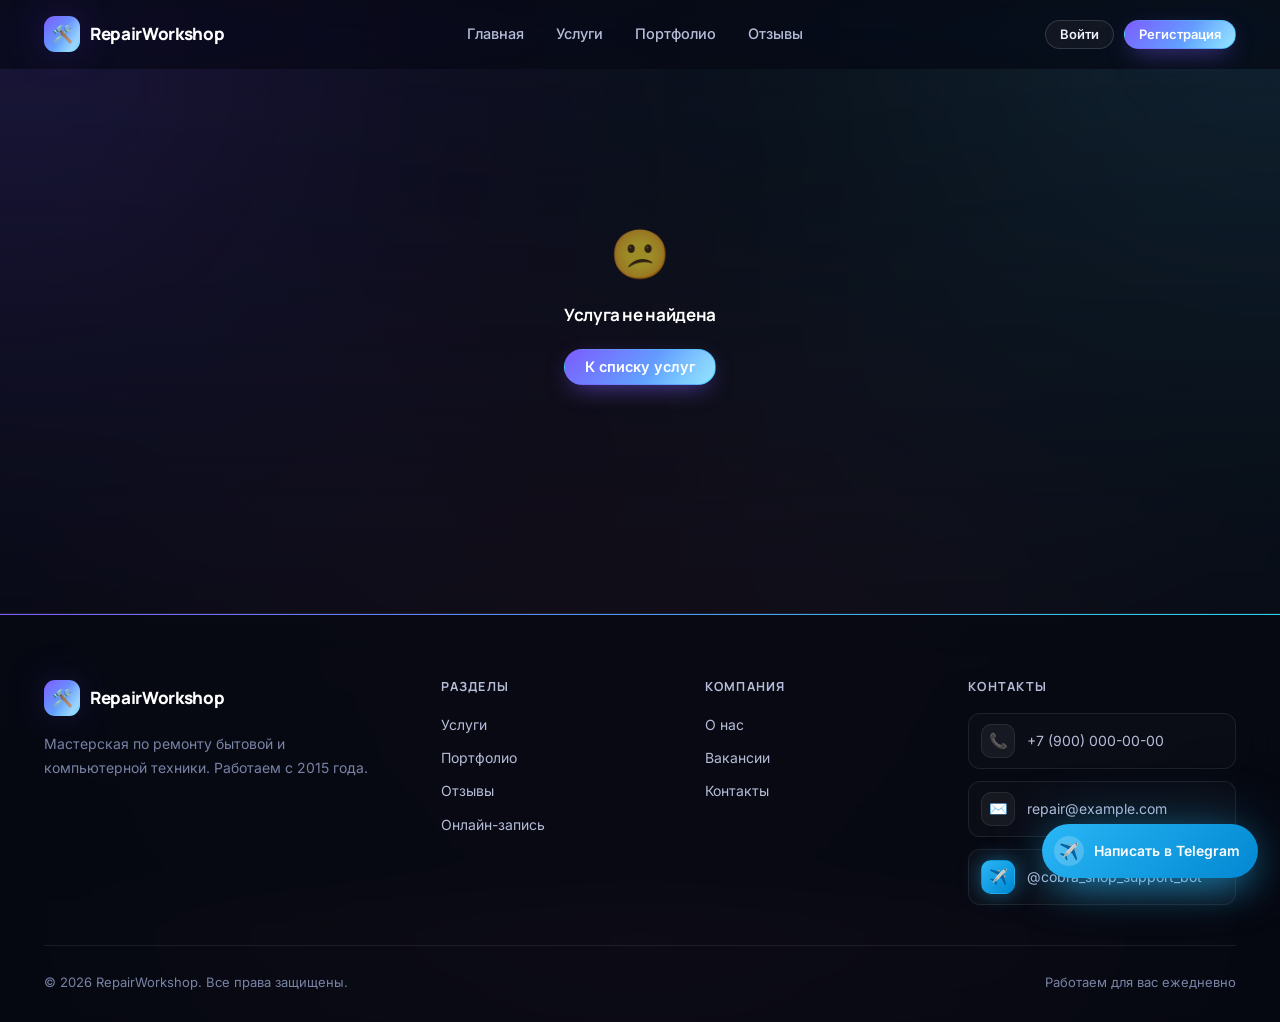
<file: service.html>
<!DOCTYPE html>
<html lang="ru" data-theme="dark">
<head>
  <meta charset="UTF-8">
  <meta name="viewport" content="width=device-width, initial-scale=1.0">
  <title>Услуга — RepairWorkshop</title>
  <link rel="stylesheet" href="css/style.css">
</head>
<body>

<header class="site-header">
  <div class="container">
    <a href="index.html" class="logo"><span class="logo-mark">🛠️</span> RepairWorkshop</a>
    <ul class="main-menu" id="main-menu">
      <li><a href="index.html">Главная</a></li>
      <li><a href="services.html">Услуги</a></li>
      <li><a href="portfolio.html">Портфолио</a></li>
      <li><a href="reviews.html">Отзывы</a></li>
    </ul>
    <div class="header-actions" id="header-actions"></div>
    <button class="menu-toggle" onclick="toggleMenu()">☰</button>
  </div>
</header>

<section class="section">
  <div class="container" id="service-detail"></div>
</section>

<footer class="site-footer">
  <div class="container">
    <div class="footer-grid">
      <div>
        <div class="logo"><span class="logo-mark">🛠️</span> RepairWorkshop</div>
        <p class="footer-desc" id="footer-about"></p>
      </div>
      <div>
        <h4>Разделы</h4>
        <ul>
          <li><a href="services.html">Услуги</a></li>
          <li><a href="portfolio.html">Портфолио</a></li>
          <li><a href="reviews.html">Отзывы</a></li>
          <li><a href="booking.html">Онлайн-запись</a></li>
        </ul>
      </div>
      <div>
        <h4>Компания</h4>
        <ul>
          <li><a href="#">О нас</a></li>
          <li><a href="#">Вакансии</a></li>
          <li><a href="#" onclick="openCallbackModal();return false;">Контакты</a></li>
        </ul>
      </div>
      <div>
        <h4>Контакты</h4>
        <div class="footer-contacts" id="footer-contacts"></div>
      </div>
    </div>
    <div class="footer-bottom">
      <span>© 2026 RepairWorkshop. Все права защищены.</span>
      <span>Работаем для вас ежедневно</span>
    </div>
  </div>
</footer>

<script src="js/storage.js"></script>
<script src="js/ui.js"></script>
<script src="js/auth.js"></script>
<script src="js/main.js"></script>
<script>
document.addEventListener('DOMContentLoaded', () => {
  const id = parseInt(new URLSearchParams(location.search).get('id'), 10);
  const s = DB.findServiceById(id);
  const el = document.getElementById('service-detail');
  if (!s) {
    el.innerHTML = `<div class="empty"><div class="ico">😕</div><h3>Услуга не найдена</h3><a href="services.html" class="btn btn-primary mt-3">К списку услуг</a></div>`;
    return;
  }
  const related = DB.getPortfolio().filter(p => p.serviceId === s.id).slice(0, 3);
  el.innerHTML = `
    <a href="services.html" class="text-muted" style="font-size:14px">← Все услуги</a>
    <div class="grid grid-2 mt-4" style="align-items:start">
      <div>
        <div class="card" style="text-align:center;padding:60px 20px;background:rgba(255,255,255,.03)">
          <div style="font-size:96px">${or(s.icon, '🔧')}</div>
        </div>
      </div>
      <div>
        <span class="section-eyebrow">Услуга</span>
        <h1 class="section-title" style="font-size:34px">${escapeHtml(s.title)}</h1>
        <p class="text-soft" style="font-size:16px;margin-bottom:24px">${escapeHtml(s.description)}</p>
        <div class="card" style="margin-bottom:20px">
          <div class="flex-between">
            <div><div class="text-muted" style="font-size:13px">Стоимость</div><div class="price" style="font-size:24px">от ${formatPrice(s.price)}</div></div>
            <div class="text-right"><div class="text-muted" style="font-size:13px">Длительность</div><div style="font-weight:700;font-size:18px;color:#fff">${s.duration} мин</div></div>
          </div>
        </div>
        <a href="booking.html?service=${s.id}" class="btn btn-accent btn-lg btn-block">Записаться онлайн →</a>
        <button class="btn btn-ghost btn-block mt-2" onclick="openCallbackModal()">Заказать звонок</button>
      </div>
    </div>
    ${related.length ? `
      <h2 class="section-title mt-5" style="font-size:24px">Примеры работ</h2>
      <div class="grid grid-3 mt-4">
        ${related.map(p => `
          <div class="card">
            <div style="font-size:42px;text-align:center;padding:20px 0;background:rgba(255,255,255,.03);border-radius:12px;margin-bottom:14px;border:1px solid var(--border)">${or(p.icon, '🔧')}</div>
            <h3 style="font-size:15px">${escapeHtml(p.title)}</h3>
            <p style="font-size:13.5px">${escapeHtml(p.description)}</p>
          </div>
        `).join('')}
      </div>
    ` : ''}
  `;
});
</script>

</body>
</html>
</file>
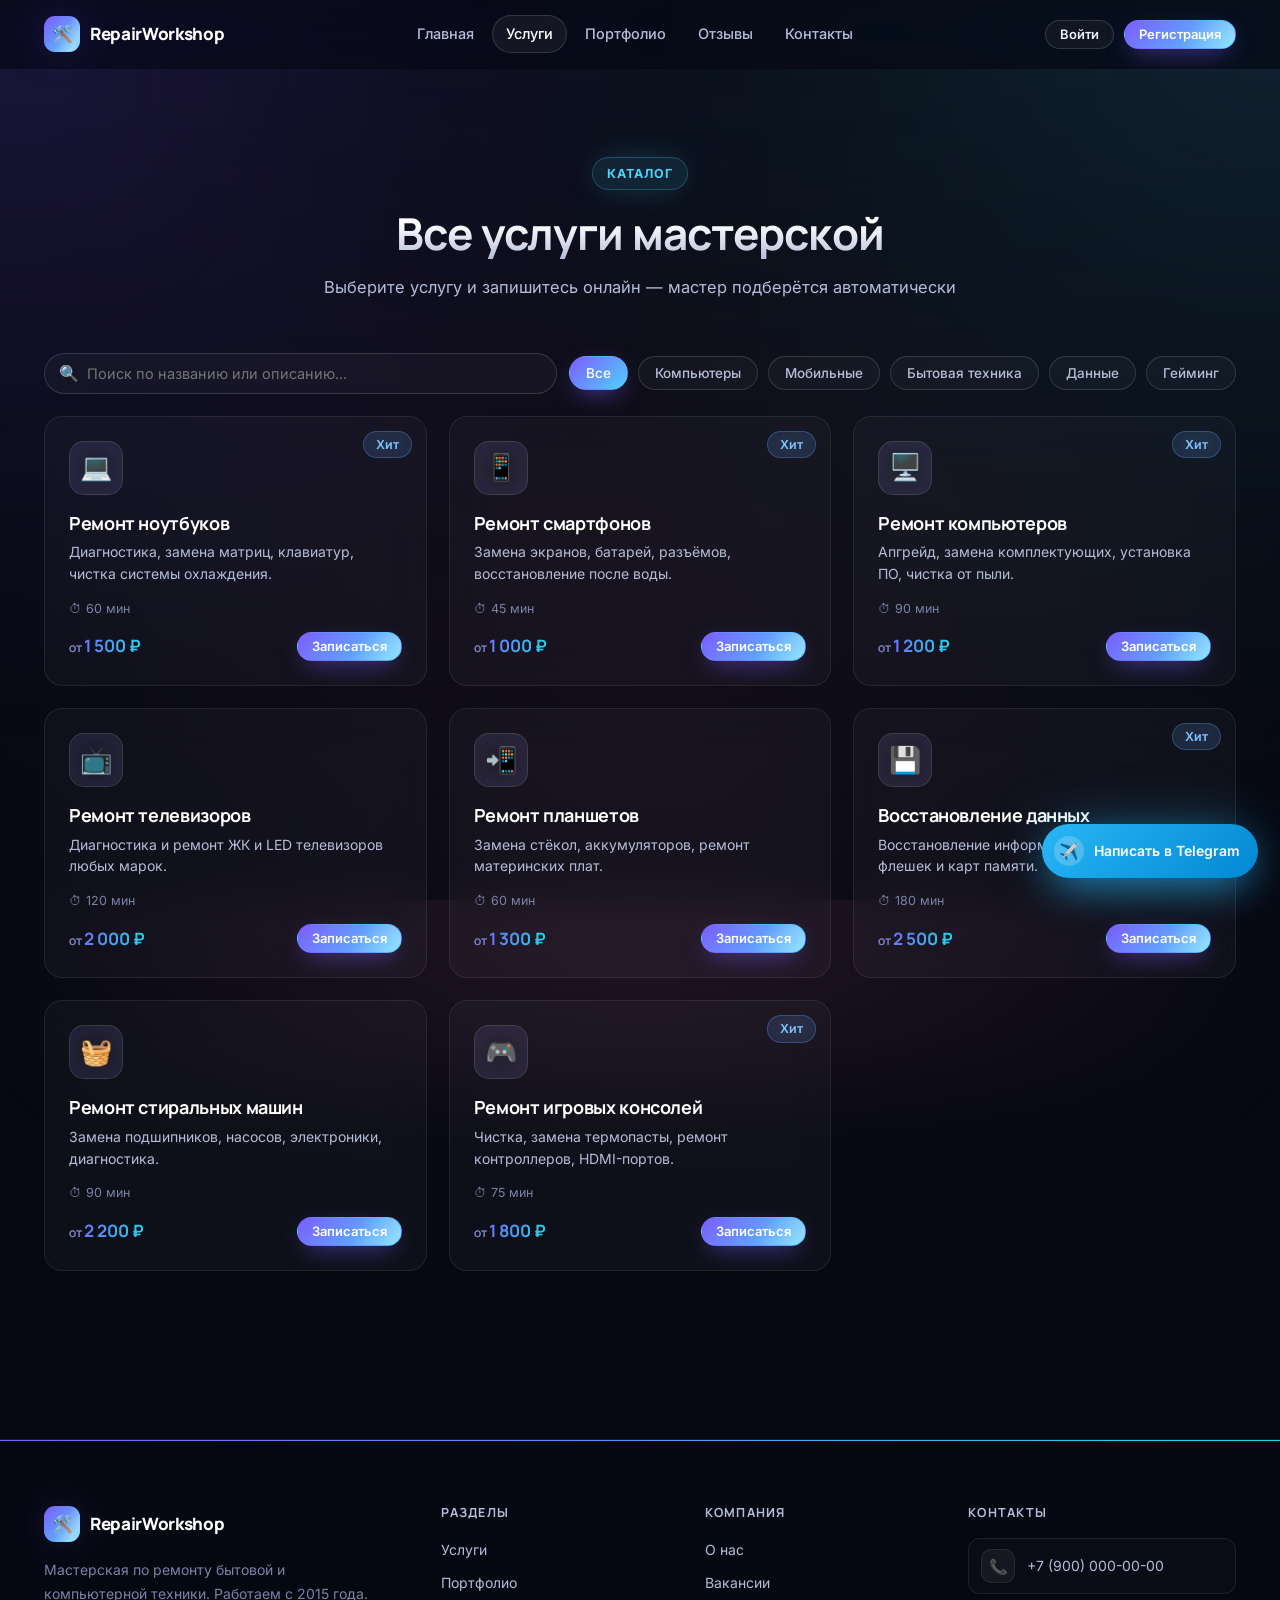
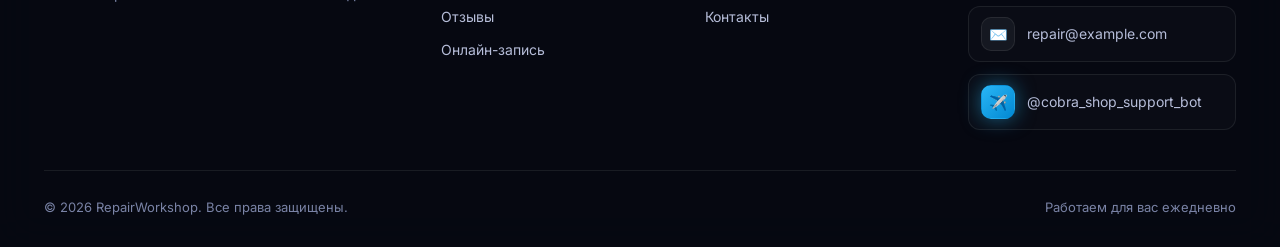
<file: services.html>
<!DOCTYPE html>
<html lang="ru" data-theme="dark">
<head>
  <meta charset="UTF-8">
  <meta name="viewport" content="width=device-width, initial-scale=1.0">
  <title>Услуги — RepairWorkshop</title>
  <link rel="stylesheet" href="css/style.css">
</head>
<body>

<header class="site-header">
  <div class="container">
    <a href="index.html" class="logo"><span class="logo-mark">🛠️</span> RepairWorkshop</a>
    <ul class="main-menu" id="main-menu">
      <li><a href="index.html">Главная</a></li>
      <li><a href="services.html">Услуги</a></li>
      <li><a href="portfolio.html">Портфолио</a></li>
      <li><a href="reviews.html">Отзывы</a></li>
      <li><a href="#" onclick="openCallbackModal();return false;">Контакты</a></li>
    </ul>
    <div class="header-actions" id="header-actions"></div>
    <button class="menu-toggle" onclick="toggleMenu()">☰</button>
  </div>
</header>

<section class="section">
  <div class="container">
    <div class="section-head">
      <span class="section-eyebrow">Каталог</span>
      <h1 class="section-title">Все услуги мастерской</h1>
      <p class="section-subtitle">Выберите услугу и запишитесь онлайн — мастер подберётся автоматически</p>
    </div>

    <div class="toolbar">
      <div class="search">
        <span class="ico">🔍</span>
        <input type="text" id="search" placeholder="Поиск по названию или описанию...">
      </div>
      <div class="flex" id="category-filter">
        <button class="chip active" data-cat="all">Все</button>
        <button class="chip" data-cat="computers">Компьютеры</button>
        <button class="chip" data-cat="mobile">Мобильные</button>
        <button class="chip" data-cat="appliances">Бытовая техника</button>
        <button class="chip" data-cat="data">Данные</button>
        <button class="chip" data-cat="gaming">Гейминг</button>
      </div>
    </div>

    <div class="grid grid-3" id="services-grid"></div>
    <div id="empty-state" class="empty hidden">
      <div class="ico">🔍</div>
      <h3>Ничего не найдено</h3>
      <p>Попробуйте изменить запрос или выбрать другую категорию</p>
    </div>
  </div>
</section>

<footer class="site-footer">
  <div class="container">
    <div class="footer-grid">
      <div>
        <div class="logo"><span class="logo-mark">🛠️</span> RepairWorkshop</div>
        <p class="footer-desc" id="footer-about"></p>
      </div>
      <div>
        <h4>Разделы</h4>
        <ul>
          <li><a href="services.html">Услуги</a></li>
          <li><a href="portfolio.html">Портфолио</a></li>
          <li><a href="reviews.html">Отзывы</a></li>
          <li><a href="booking.html">Онлайн-запись</a></li>
        </ul>
      </div>
      <div>
        <h4>Компания</h4>
        <ul>
          <li><a href="#">О нас</a></li>
          <li><a href="#">Вакансии</a></li>
          <li><a href="#" onclick="openCallbackModal();return false;">Контакты</a></li>
        </ul>
      </div>
      <div>
        <h4>Контакты</h4>
        <div class="footer-contacts" id="footer-contacts"></div>
      </div>
    </div>
    <div class="footer-bottom">
      <span>© 2026 RepairWorkshop. Все права защищены.</span>
      <span>Работаем для вас ежедневно</span>
    </div>
  </div>
</footer>

<script src="js/storage.js"></script>
<script src="js/ui.js"></script>
<script src="js/auth.js"></script>
<script src="js/main.js"></script>
<script>
let activeCat = 'all';
let query = '';

function renderServices() {
  const grid = document.getElementById('services-grid');
  const empty = document.getElementById('empty-state');
  let list = DB.getServices();
  if (activeCat !== 'all') list = list.filter(s => s.category === activeCat);
  if (query.trim()) {
    const q = query.trim().toLowerCase();
    list = list.filter(s =>
      (s.title || '').toLowerCase().includes(q) ||
      (s.description || '').toLowerCase().includes(q)
    );
  }
  if (list.length === 0) {
    grid.innerHTML = '';
    empty.classList.remove('hidden');
    return;
  }
  empty.classList.add('hidden');
  grid.innerHTML = list.map(s => `
    <a href="service.html?id=${s.id}" class="card card-hover service-card" style="text-decoration:none;color:inherit">
      ${s.popular ? '<span class="badge badge-new" style="position:absolute;top:14px;right:14px">Хит</span>' : ''}
      <div class="card-icon">${or(s.icon, '🔧')}</div>
      <h3>${escapeHtml(s.title)}</h3>
      <p class="desc">${escapeHtml(s.description)}</p>
      <div class="duration">⏱ ${s.duration} мин</div>
      <div class="card-meta">
        <div class="price"><small>от</small>${formatPrice(s.price)}</div>
        <span class="btn btn-primary btn-sm">Записаться</span>
      </div>
    </a>
  `).join('');
}

document.addEventListener('DOMContentLoaded', () => {
  renderServices();
  document.getElementById('search').addEventListener('input', (e) => { query = e.target.value; renderServices(); });
  document.getElementById('category-filter').addEventListener('click', (e) => {
    if (!e.target.classList.contains('chip')) return;
    document.querySelectorAll('#category-filter .chip').forEach(c => c.classList.remove('active'));
    e.target.classList.add('active');
    activeCat = e.target.dataset.cat;
    renderServices();
  });
});
</script>

</body>
</html>
</file>
<file: css/style.css>
/* =========================================================
   RepairWorkshop — Dark Iridescent Theme
   ========================================================= */

@import url('https://fonts.googleapis.com/css2?family=Inter:wght@400;500;600;700;800&family=Manrope:wght@600;700;800&display=swap');

:root {
  --bg: #070912;
  --bg-2: #0b0e1c;
  --bg-3: #101427;
  --surface: rgba(255,255,255,.03);
  --surface-solid: #10142a;
  --surface-2: rgba(255,255,255,.05);
  --surface-hover: rgba(255,255,255,.07);

  --text: #eef1ff;
  --text-soft: #b6bdd9;
  --muted: #7a83a6;

  --border: rgba(255,255,255,.08);
  --border-2: rgba(255,255,255,.14);
  --border-strong: rgba(255,255,255,.22);

  --primary: #7c5cff;
  --primary-2: #a78bfa;
  --primary-3: #4fd1ff;
  --primary-soft: rgba(124,92,255,.14);
  --primary-hover: #8f73ff;

  --accent: #22d3ee;
  --accent-2: #67e8f9;
  --accent-3: #f472b6;

  --success: #34d399;
  --warning: #fbbf24;
  --danger: #f87171;
  --info: #60a5fa;

  --grad-1: linear-gradient(135deg, #7c5cff 0%, #4fd1ff 100%);
  --grad-2: linear-gradient(135deg, #f472b6 0%, #a78bfa 50%, #4fd1ff 100%);
  --grad-3: linear-gradient(90deg, #7c5cff, #22d3ee, #f472b6, #7c5cff);
  --grad-hero: radial-gradient(circle at 20% 20%, rgba(124,92,255,.35), transparent 50%),
               radial-gradient(circle at 80% 30%, rgba(79,209,255,.25), transparent 55%),
               radial-gradient(circle at 50% 90%, rgba(244,114,182,.22), transparent 60%);

  --shadow-xs: 0 1px 2px rgba(0,0,0,.4);
  --shadow-sm: 0 2px 6px rgba(0,0,0,.35);
  --shadow: 0 10px 30px -10px rgba(0,0,0,.5);
  --shadow-lg: 0 30px 60px -20px rgba(0,0,0,.7);
  --glow: 0 0 40px -8px rgba(124,92,255,.5);
  --glow-cyan: 0 0 40px -8px rgba(79,209,255,.5);

  --radius: 12px;
  --radius-lg: 18px;
  --radius-xl: 24px;
  --radius-2xl: 32px;

  --header-h: 68px;
  --maxw: 1240px;
  --t: .25s ease;
  --t-slow: .5s cubic-bezier(.22,.61,.36,1);
}

/* Force dark always */
html, html[data-theme="light"], html[data-theme="dark"] { color-scheme: dark; }

*, *::before, *::after { box-sizing: border-box; }
* { margin: 0; padding: 0; }
html { scroll-behavior: smooth; }

body {
  font-family: 'Inter', -apple-system, BlinkMacSystemFont, 'Segoe UI', Roboto, sans-serif;
  background: var(--bg);
  color: var(--text);
  font-size: 15px;
  line-height: 1.55;
  -webkit-font-smoothing: antialiased;
  min-height: 100vh;
  position: relative;
  overflow-x: hidden;
}

/* Animated aurora background */
body::before {
  content: '';
  position: fixed;
  inset: -20%;
  z-index: -2;
  background:
    radial-gradient(circle at 15% 20%, rgba(124,92,255,.18), transparent 40%),
    radial-gradient(circle at 85% 15%, rgba(79,209,255,.14), transparent 45%),
    radial-gradient(circle at 50% 80%, rgba(244,114,182,.12), transparent 50%);
  filter: blur(60px);
  animation: aurora 22s ease-in-out infinite;
  pointer-events: none;
}

body::after {
  content: '';
  position: fixed;
  inset: 0;
  z-index: -1;
  background:
    linear-gradient(180deg, rgba(7,9,18,0) 0%, rgba(7,9,18,.7) 100%);
  pointer-events: none;
}

@keyframes aurora {
  0%, 100% { transform: translate(0, 0) scale(1); }
  33% { transform: translate(3%, -2%) scale(1.05); }
  66% { transform: translate(-2%, 3%) scale(1.08); }
}

img, svg { display: block; max-width: 100%; }
button { font-family: inherit; }
a { color: var(--primary-2); text-decoration: none; transition: color var(--t); }
a:hover { color: var(--primary-3); }

h1, h2, h3, h4 {
  font-family: 'Manrope', 'Inter', sans-serif;
  font-weight: 700; line-height: 1.15; letter-spacing: -.02em;
  color: #fff;
}

::selection { background: var(--primary); color: #fff; }

/* ---------- Layout ---------- */
.container { max-width: var(--maxw); margin: 0 auto; padding: 0 24px; }
.section { padding: 88px 0; position: relative; }
.section-sm { padding: 48px 0; }
@media (max-width: 720px) { .section { padding: 60px 0; } }

.section-head { text-align: center; max-width: 720px; margin: 0 auto 52px; }
.section-eyebrow {
  display: inline-block; font-size: 12.5px; font-weight: 700;
  color: var(--primary-3);
  background: rgba(79,209,255,.1);
  border: 1px solid rgba(79,209,255,.25);
  padding: 6px 14px; border-radius: 100px; margin-bottom: 18px;
  letter-spacing: .08em; text-transform: uppercase;
  box-shadow: 0 0 30px -10px rgba(79,209,255,.5);
}
.section-title {
  font-size: clamp(28px, 4vw, 44px); margin-bottom: 16px;
  background: linear-gradient(180deg, #fff 30%, #b6bdd9 100%);
  -webkit-background-clip: text; background-clip: text;
  -webkit-text-fill-color: transparent;
}
.section-subtitle { color: var(--text-soft); font-size: 16.5px; }

/* Iridescent text */
.iridescent {
  background: var(--grad-3);
  background-size: 300% 100%;
  -webkit-background-clip: text; background-clip: text;
  -webkit-text-fill-color: transparent;
  animation: shift 6s ease infinite;
}
@keyframes shift {
  0%, 100% { background-position: 0% 50%; }
  50% { background-position: 100% 50%; }
}

/* ---------- Header ---------- */
.site-header {
  position: sticky; top: 0; z-index: 60;
  background: rgba(7,9,18,.72);
  backdrop-filter: saturate(180%) blur(20px);
  -webkit-backdrop-filter: saturate(180%) blur(20px);
  border-bottom: 1px solid transparent;
  transition: border-color var(--t), background var(--t);
}
.site-header.scrolled {
  border-bottom-color: var(--border);
  background: rgba(7,9,18,.88);
}
.site-header .container {
  display: flex; align-items: center; justify-content: space-between;
  height: var(--header-h);
}
.logo {
  display: flex; align-items: center; gap: 10px;
  font-family: 'Manrope', sans-serif; font-weight: 800;
  font-size: 17px; color: #fff; letter-spacing: -.02em;
}
.logo:hover { color: #fff; }
.logo-mark {
  width: 36px; height: 36px; border-radius: 11px;
  background: var(--grad-1);
  display: grid; place-items: center;
  color: #fff; font-size: 17px;
  box-shadow: var(--glow);
  position: relative;
}
.logo-mark::after {
  content: ''; position: absolute; inset: 0; border-radius: inherit;
  background: linear-gradient(120deg, transparent 30%, rgba(255,255,255,.4), transparent 70%);
  background-size: 200% 100%;
  animation: shimmer 4s linear infinite;
}
@keyframes shimmer {
  0% { background-position: 200% 0; }
  100% { background-position: -200% 0; }
}

.main-menu { display: flex; gap: 4px; list-style: none; align-items: center; }
.main-menu a {
  display: block; padding: 8px 14px; border-radius: 100px;
  color: var(--text-soft); font-weight: 500; font-size: 14.5px;
  transition: all var(--t);
}
.main-menu a:hover { background: var(--surface-2); color: #fff; }
.main-menu a.active {
  color: #fff;
  background: var(--surface-2);
  box-shadow: inset 0 0 0 1px var(--border-2);
}

.header-actions { display: flex; align-items: center; gap: 10px; }
.header-tools { display: flex; align-items: center; gap: 8px; margin-left: 8px; }

.icon-btn {
  width: 38px; height: 38px; border-radius: 11px;
  background: var(--surface-2); border: 1px solid var(--border);
  color: var(--text-soft); cursor: pointer;
  display: grid; place-items: center;
  transition: all var(--t);
}
.icon-btn:hover {
  background: var(--surface-hover); color: #fff;
  border-color: var(--border-strong); box-shadow: var(--glow);
}

.avatar-btn {
  display: flex; align-items: center; gap: 8px;
  padding: 4px 4px 4px 12px; border-radius: 100px;
  background: var(--surface-2); border: 1px solid var(--border);
  color: #fff; font-weight: 500; font-size: 14px;
  cursor: pointer; transition: all var(--t);
}
.avatar-btn:hover { border-color: var(--border-strong); background: var(--surface-hover); }
.avatar {
  width: 30px; height: 30px; border-radius: 50%;
  display: grid; place-items: center; color: #fff;
  font-size: 12px; font-weight: 700; text-transform: uppercase;
  letter-spacing: .02em;
  box-shadow: 0 0 0 1px rgba(255,255,255,.15);
}
.avatar-lg { width: 56px; height: 56px; font-size: 20px; }

.user-menu-wrap { position: relative; }
.user-menu {
  position: absolute; top: calc(100% + 10px); right: 0;
  min-width: 240px;
  background: rgba(16,20,42,.96);
  backdrop-filter: blur(20px);
  border: 1px solid var(--border-2);
  border-radius: var(--radius-lg);
  box-shadow: var(--shadow-lg), 0 0 60px -20px rgba(124,92,255,.4);
  padding: 8px;
  opacity: 0; transform: translateY(-6px); pointer-events: none;
  transition: all var(--t);
}
.user-menu.open { opacity: 1; transform: translateY(0); pointer-events: auto; }
.user-menu a, .user-menu button {
  display: flex; align-items: center; gap: 10px;
  width: 100%; padding: 9px 12px; border-radius: 10px;
  color: var(--text); font-size: 14px; font-weight: 500;
  background: none; border: none; cursor: pointer; text-align: left;
  transition: background var(--t);
}
.user-menu a:hover, .user-menu button:hover { background: var(--surface-hover); color: #fff; }
.user-menu .divider { height: 1px; background: var(--border); margin: 6px 4px; }
.user-menu .menu-head { padding: 10px 12px 8px; border-bottom: 1px solid var(--border); margin-bottom: 6px; }
.user-menu .menu-head b { display: block; font-size: 14px; color: #fff; }
.user-menu .menu-head span { display: block; font-size: 12.5px; color: var(--muted); }

.menu-toggle {
  display: none; background: none; border: none;
  font-size: 22px; cursor: pointer; color: var(--text); padding: 6px;
}

@media (max-width: 900px) {
  .menu-toggle { display: grid; }
  .main-menu {
    display: none; position: fixed; top: var(--header-h); left: 0; right: 0;
    background: rgba(11,14,28,.98); backdrop-filter: blur(20px);
    border-bottom: 1px solid var(--border);
    flex-direction: column; padding: 12px; gap: 4px;
    box-shadow: var(--shadow-lg);
  }
  .main-menu.open { display: flex; }
  .main-menu a { padding: 12px 16px; border-radius: 10px; }
}

/* ---------- Buttons ---------- */
.btn {
  display: inline-flex; align-items: center; justify-content: center; gap: 8px;
  padding: 10px 20px; border-radius: 100px;
  border: 1px solid transparent; cursor: pointer;
  font-size: 14.5px; font-weight: 600; font-family: inherit;
  white-space: nowrap; line-height: 1;
  transition: all var(--t);
  position: relative; overflow: hidden;
}
.btn:active { transform: scale(.97); }
.btn-primary {
  background: var(--grad-1); color: #fff;
  box-shadow: 0 8px 24px -8px rgba(124,92,255,.7);
}
.btn-primary::before {
  content: ''; position: absolute; inset: 0;
  background: linear-gradient(120deg, transparent 30%, rgba(255,255,255,.35) 50%, transparent 70%);
  background-size: 200% 100%;
  animation: shimmer 3s linear infinite;
  pointer-events: none;
}
.btn-primary:hover {
  color: #fff; transform: translateY(-2px);
  box-shadow: 0 14px 34px -8px rgba(124,92,255,.85);
}
.btn-accent {
  background: var(--grad-2); background-size: 200% 200%;
  color: #fff;
  box-shadow: 0 10px 30px -10px rgba(244,114,182,.6);
  animation: gradMove 6s ease infinite;
}
@keyframes gradMove {
  0%, 100% { background-position: 0% 50%; }
  50% { background-position: 100% 50%; }
}
.btn-accent:hover { color: #fff; transform: translateY(-2px); filter: brightness(1.1); }
.btn-ghost {
  background: var(--surface-2); color: var(--text);
  border-color: var(--border-2);
  backdrop-filter: blur(10px);
}
.btn-ghost:hover {
  background: var(--surface-hover); color: #fff;
  border-color: var(--border-strong);
  box-shadow: 0 0 30px -10px rgba(124,92,255,.5);
}
.btn-danger { background: rgba(248,113,113,.15); color: var(--danger); border-color: rgba(248,113,113,.4); }
.btn-danger:hover { background: rgba(248,113,113,.25); color: #fff; }
.btn-sm { padding: 7px 14px; font-size: 13px; }
.btn-lg { padding: 13px 28px; font-size: 15px; }
.btn-block { width: 100%; }
.btn-icon { padding: 9px; width: 38px; height: 38px; border-radius: 11px; }
.btn[disabled] { opacity: .5; cursor: not-allowed; transform: none !important; }

/* ---------- Hero ---------- */
.hero {
  position: relative; overflow: hidden;
  padding: 110px 0 120px;
  background: var(--grad-hero);
}
.hero::before {
  content: '';
  position: absolute; inset: 0;
  background:
    radial-gradient(ellipse at 50% -20%, rgba(124,92,255,.4), transparent 60%),
    radial-gradient(ellipse at 100% 100%, rgba(79,209,255,.25), transparent 50%);
  animation: aurora 20s ease-in-out infinite;
  z-index: 0;
}
.hero .container { position: relative; z-index: 1; }
.hero-grid { display: grid; grid-template-columns: 1.15fr .85fr; gap: 60px; align-items: center; }

.hero-badge {
  display: inline-flex; align-items: center; gap: 8px;
  background: rgba(255,255,255,.06);
  color: #fff;
  padding: 7px 16px; border-radius: 100px;
  font-size: 13px; font-weight: 500;
  border: 1px solid var(--border-2);
  backdrop-filter: blur(10px);
  margin-bottom: 24px;
}
.hero-badge .pulse {
  width: 8px; height: 8px; border-radius: 50%; background: #4ade80;
  box-shadow: 0 0 0 4px rgba(74,222,128,.25), 0 0 12px rgba(74,222,128,.8);
  animation: pulse 2s infinite;
}
@keyframes pulse {
  0%,100% { box-shadow: 0 0 0 4px rgba(74,222,128,.25), 0 0 12px rgba(74,222,128,.8); }
  50% { box-shadow: 0 0 0 8px rgba(74,222,128,.1), 0 0 24px rgba(74,222,128,.4); }
}
.hero h1 {
  color: #fff;
  font-size: clamp(34px, 5vw, 60px);
  line-height: 1.05; margin-bottom: 22px; font-weight: 800;
  letter-spacing: -.035em;
}
.hero h1 .accent {
  background: var(--grad-3);
  background-size: 300% 100%;
  -webkit-background-clip: text; background-clip: text;
  -webkit-text-fill-color: transparent;
  animation: shift 6s ease infinite;
}
.hero p.lead {
  color: var(--text-soft); font-size: 17.5px;
  max-width: 540px; margin-bottom: 34px;
}
.hero-cta { display: flex; gap: 12px; flex-wrap: wrap; }

.hero-stats {
  display: flex; gap: 40px; margin-top: 48px;
  padding-top: 34px; border-top: 1px solid var(--border);
  flex-wrap: wrap;
}
.hero-stat .num {
  font-family: 'Manrope',sans-serif; font-size: 30px; font-weight: 800;
  line-height: 1;
  background: var(--grad-1);
  -webkit-background-clip: text; background-clip: text;
  -webkit-text-fill-color: transparent;
}
.hero-stat .lbl { color: var(--text-soft); font-size: 13px; margin-top: 8px; }

.hero-visual { position: relative; }
.hero-card {
  background: rgba(16,20,42,.7);
  border: 1px solid var(--border-2);
  backdrop-filter: blur(24px);
  border-radius: var(--radius-2xl);
  padding: 26px; color: #fff;
  box-shadow: 0 40px 80px -30px rgba(124,92,255,.5);
  position: relative;
  overflow: hidden;
}
.hero-card::before {
  content: ''; position: absolute; inset: -1px; border-radius: inherit;
  padding: 1px;
  background: var(--grad-3); background-size: 300% 100%;
  animation: shift 6s ease infinite;
  -webkit-mask:
    linear-gradient(#000 0 0) content-box,
    linear-gradient(#000 0 0);
  -webkit-mask-composite: xor; mask-composite: exclude;
  pointer-events: none;
  opacity: .7;
}
.hero-card h4 {
  font-size: 14px; color: var(--text-soft); font-weight: 500; margin-bottom: 4px;
}
.hero-card .price-line {
  font-size: 34px; font-weight: 800;
  font-family: 'Manrope',sans-serif;
  background: var(--grad-3); background-size: 300% 100%;
  -webkit-background-clip: text; background-clip: text;
  -webkit-text-fill-color: transparent;
  animation: shift 6s ease infinite;
  margin-bottom: 22px;
}
.hero-mini-list { display: flex; flex-direction: column; gap: 10px; }
.hero-mini {
  display: flex; align-items: center; gap: 12px;
  padding: 12px; border-radius: 14px;
  background: rgba(255,255,255,.03);
  border: 1px solid var(--border);
  transition: all var(--t);
}
.hero-mini:hover { background: rgba(255,255,255,.06); border-color: var(--border-2); }
.hero-mini .ico {
  width: 40px; height: 40px; border-radius: 11px;
  display: grid; place-items: center; font-size: 18px;
  background: var(--surface-2);
  border: 1px solid var(--border);
}
.hero-mini .body { flex: 1; min-width: 0; }
.hero-mini b { display: block; font-size: 14px; font-weight: 600; color: #fff; }
.hero-mini span { font-size: 12.5px; color: var(--text-soft); }

@media (max-width: 900px) {
  .hero { padding: 70px 0 80px; }
  .hero-grid { grid-template-columns: 1fr; gap: 40px; }
  .hero-visual { display: none; }
  .hero-stats { gap: 26px; }
}

/* ---------- Cards ---------- */
.card {
  background: var(--surface);
  backdrop-filter: blur(20px);
  border-radius: var(--radius-lg);
  border: 1px solid var(--border);
  padding: 24px;
  transition: all var(--t-slow);
  position: relative;
  overflow: hidden;
}
.card::before {
  content: ''; position: absolute; inset: 0; border-radius: inherit;
  background: radial-gradient(circle at var(--mx, 50%) var(--my, 0%), rgba(124,92,255,.15), transparent 40%);
  opacity: 0; transition: opacity var(--t);
  pointer-events: none;
}
.card-hover:hover {
  transform: translateY(-6px);
  border-color: var(--border-strong);
  box-shadow: 0 30px 60px -20px rgba(124,92,255,.4);
}
.card-hover:hover::before { opacity: 1; }
.card-icon {
  width: 54px; height: 54px; border-radius: 15px;
  background: var(--surface-2);
  border: 1px solid var(--border-2);
  color: #fff;
  display: grid; place-items: center; font-size: 26px;
  margin-bottom: 18px;
  position: relative;
  box-shadow: inset 0 0 30px rgba(124,92,255,.15);
}
.card h3 { font-size: 18px; margin-bottom: 8px; color: #fff; }
.card p { color: var(--text-soft); font-size: 14px; margin-bottom: 14px; }
.card .card-meta { display: flex; align-items: center; justify-content: space-between; gap: 12px; }
.card .price {
  font-weight: 700; font-size: 17px;
  font-family: 'Manrope',sans-serif;
  background: var(--grad-3); background-size: 300% 100%;
  -webkit-background-clip: text; background-clip: text;
  -webkit-text-fill-color: transparent;
  animation: shift 6s ease infinite;
}
.card .price small { font-weight: 500; color: var(--muted); font-size: 12px; margin-right: 2px; -webkit-text-fill-color: var(--muted); }

.service-card { display: flex; flex-direction: column; height: 100%; }
.service-card .desc { flex: 1; }
.service-card .duration {
  display: inline-flex; align-items: center; gap: 5px;
  font-size: 12.5px; color: var(--muted); margin-bottom: 14px;
}

/* ---------- Grids ---------- */
.grid { display: grid; gap: 22px; }
.grid-2 { grid-template-columns: repeat(2, 1fr); }
.grid-3 { grid-template-columns: repeat(3, 1fr); }
.grid-4 { grid-template-columns: repeat(4, 1fr); }
@media (max-width: 1000px) { .grid-4 { grid-template-columns: repeat(2, 1fr); } .grid-3 { grid-template-columns: repeat(2, 1fr); } }
@media (max-width: 680px) { .grid-2, .grid-3, .grid-4 { grid-template-columns: 1fr; } }

/* ---------- Forms ---------- */
.form-group { margin-bottom: 18px; }
.form-group label {
  display: block; font-weight: 600; margin-bottom: 7px;
  font-size: 13.5px; color: var(--text-soft);
}
.form-control {
  width: 100%; padding: 11px 14px;
  border: 1.5px solid var(--border-2); border-radius: var(--radius);
  font-size: 14.5px; font-family: inherit;
  background: rgba(255,255,255,.03); color: var(--text);
  transition: all var(--t);
}
.form-control:hover { border-color: var(--border-strong); }
.form-control:focus {
  outline: none; border-color: var(--primary);
  box-shadow: 0 0 0 4px rgba(124,92,255,.2), 0 0 30px -8px rgba(124,92,255,.5);
  background: rgba(124,92,255,.04);
}
.form-control::placeholder { color: var(--muted); }
textarea.form-control { resize: vertical; min-height: 96px; }
.form-row { display: grid; grid-template-columns: 1fr 1fr; gap: 16px; }
@media (max-width: 680px) { .form-row { grid-template-columns: 1fr; } }
.form-hint { font-size: 12.5px; color: var(--muted); margin-top: 6px; }
select.form-control {
  appearance: none;
  background-image: url("data:image/svg+xml;utf8,<svg xmlns='http://www.w3.org/2000/svg' width='12' height='12' viewBox='0 0 12 12'><path d='M2 4l4 4 4-4' stroke='%237a83a6' stroke-width='1.8' fill='none' stroke-linecap='round' stroke-linejoin='round'/></svg>");
  background-repeat: no-repeat;
  background-position: right 14px center;
  padding-right: 36px;
}
option { background: var(--surface-solid); color: var(--text); }

/* ---------- Auth ---------- */
.auth-wrap {
  min-height: calc(100vh - var(--header-h));
  display: grid; grid-template-columns: 1fr 1fr;
}
.auth-side {
  background: var(--surface);
  border-right: 1px solid var(--border);
  padding: 56px; position: relative; overflow: hidden;
  display: flex; flex-direction: column; justify-content: space-between;
}
.auth-side::before {
  content: ''; position: absolute; inset: 0;
  background: var(--grad-hero);
  animation: aurora 24s ease-in-out infinite;
}
.auth-side > * { position: relative; z-index: 1; }
.auth-side h2 {
  font-size: 34px; margin-bottom: 16px;
  background: linear-gradient(180deg, #fff 30%, #b6bdd9 100%);
  -webkit-background-clip: text; background-clip: text;
  -webkit-text-fill-color: transparent;
}
.auth-side p { color: var(--text-soft); font-size: 15px; max-width: 400px; }
.auth-side ul { list-style: none; display: flex; flex-direction: column; gap: 14px; margin-top: 30px; }
.auth-side li { display: flex; gap: 12px; align-items: flex-start; color: var(--text-soft); font-size: 14.5px; }
.auth-side li .check {
  width: 24px; height: 24px; border-radius: 50%;
  background: rgba(124,92,255,.15);
  border: 1px solid rgba(124,92,255,.4);
  color: var(--primary-2);
  display: grid; place-items: center; font-size: 12px; flex-shrink: 0;
  box-shadow: 0 0 20px -5px rgba(124,92,255,.7);
}
.auth-form-side {
  display: grid; place-items: center; padding: 40px 24px;
}
.auth-card {
  width: 100%; max-width: 440px;
  background: var(--surface);
  backdrop-filter: blur(24px);
  border-radius: var(--radius-xl);
  border: 1px solid var(--border-2);
  padding: 38px;
  box-shadow: 0 40px 80px -30px rgba(0,0,0,.7), 0 0 60px -20px rgba(124,92,255,.3);
  position: relative;
}
.auth-card::before {
  content: ''; position: absolute; inset: -1px; border-radius: inherit;
  padding: 1px; pointer-events: none;
  background: var(--grad-3); background-size: 300% 100%;
  animation: shift 8s ease infinite;
  -webkit-mask:
    linear-gradient(#000 0 0) content-box,
    linear-gradient(#000 0 0);
  -webkit-mask-composite: xor; mask-composite: exclude;
  opacity: .5;
}
.auth-card h1 { font-size: 26px; margin-bottom: 6px; }
.auth-card .hint { color: var(--muted); font-size: 14.5px; margin-bottom: 26px; }
.auth-card .switch { text-align: center; margin-top: 20px; font-size: 14px; color: var(--text-soft); }
.demo-box {
  background: rgba(124,92,255,.08);
  border: 1px solid rgba(124,92,255,.2);
  border-radius: var(--radius);
  padding: 14px; font-size: 13px; color: var(--text-soft);
  margin-top: 20px; line-height: 1.8;
}
.demo-box b { color: #fff; }
.demo-box code {
  background: rgba(255,255,255,.06); padding: 2px 7px; border-radius: 5px;
  font-size: 12.5px; color: var(--primary-3);
  font-family: ui-monospace, monospace;
}
@media (max-width: 900px) {
  .auth-wrap { grid-template-columns: 1fr; }
  .auth-side { display: none; }
}

/* ---------- Alerts ---------- */
.alert {
  padding: 12px 16px; border-radius: var(--radius);
  margin-bottom: 16px; font-size: 14px;
  display: flex; gap: 10px; align-items: flex-start;
  border: 1px solid transparent;
  backdrop-filter: blur(10px);
}
.alert-error { background: rgba(248,113,113,.1); color: var(--danger); border-color: rgba(248,113,113,.3); }
.alert-success { background: rgba(52,211,153,.1); color: var(--success); border-color: rgba(52,211,153,.3); }
.alert-info { background: rgba(96,165,250,.1); color: var(--info); border-color: rgba(96,165,250,.3); }

/* ---------- Toasts ---------- */
.toast-wrap {
  position: fixed; top: 20px; right: 20px; z-index: 200;
  display: flex; flex-direction: column; gap: 10px;
  pointer-events: none;
}
.toast {
  background: rgba(16,20,42,.96);
  backdrop-filter: blur(20px);
  color: var(--text);
  border: 1px solid var(--border-2);
  border-radius: var(--radius);
  padding: 14px 16px; min-width: 280px; max-width: 380px;
  box-shadow: var(--shadow-lg), 0 0 60px -20px rgba(124,92,255,.5);
  display: flex; gap: 12px; align-items: flex-start;
  pointer-events: auto;
  animation: toastIn .35s cubic-bezier(.22,.61,.36,1);
  border-left: 3px solid var(--primary);
}
.toast.success { border-left-color: var(--success); }
.toast.error { border-left-color: var(--danger); }
.toast.warning { border-left-color: var(--warning); }
.toast .ico { font-size: 18px; line-height: 1; margin-top: 1px; }
.toast .msg { flex: 1; font-size: 14px; }
.toast .msg b { display: block; margin-bottom: 2px; color: #fff; }
.toast.out { animation: toastOut .25s ease forwards; }
@keyframes toastIn { from { transform: translateX(120%); opacity: 0; } to { transform: translateX(0); opacity: 1; } }
@keyframes toastOut { to { transform: translateX(120%); opacity: 0; } }

/* ---------- Badges ---------- */
.badge {
  display: inline-flex; align-items: center; gap: 6px;
  padding: 4px 12px; border-radius: 100px;
  font-size: 12.5px; font-weight: 600; line-height: 1.4;
  border: 1px solid transparent;
  backdrop-filter: blur(10px);
  white-space: nowrap;
}
.badge .dot { width: 6px; height: 6px; border-radius: 50%; background: currentColor; box-shadow: 0 0 8px currentColor; }
.badge-new { background: rgba(96,165,250,.14); color: #7cc4ff; border-color: rgba(96,165,250,.3); }
.badge-accepted { background: rgba(124,92,255,.16); color: #b5a3ff; border-color: rgba(124,92,255,.35); }
.badge-diagnostics { background: rgba(251,191,36,.14); color: #fcd34d; border-color: rgba(251,191,36,.3); }
.badge-waiting_parts { background: rgba(34,211,238,.14); color: #67e8f9; border-color: rgba(34,211,238,.3); }
.badge-in_progress { background: rgba(124,92,255,.16); color: #b5a3ff; border-color: rgba(124,92,255,.35); }
.badge-ready { background: rgba(52,211,153,.14); color: #6ee7b7; border-color: rgba(52,211,153,.3); }
.badge-completed { background: rgba(52,211,153,.2); color: #6ee7b7; border-color: rgba(52,211,153,.4); }
.badge-canceled { background: rgba(248,113,113,.14); color: #fca5a5; border-color: rgba(248,113,113,.3); }

/* ---------- Tables ---------- */
.table-wrap {
  background: var(--surface);
  backdrop-filter: blur(20px);
  border-radius: var(--radius-lg);
  border: 1px solid var(--border);
  overflow: hidden;
}
.table { width: 100%; border-collapse: collapse; }
.table th, .table td { padding: 14px 16px; text-align: left; font-size: 14px; }
.table th {
  background: rgba(255,255,255,.03);
  font-weight: 600; font-size: 12px;
  color: var(--text-soft); text-transform: uppercase; letter-spacing: .05em;
}
.table tr { border-top: 1px solid var(--border); transition: background var(--t); }
.table tbody tr:hover { background: rgba(124,92,255,.05); }
.table td .actions { display: flex; gap: 6px; }

.empty { text-align: center; padding: 60px 24px; color: var(--muted); }
.empty .ico { font-size: 48px; margin-bottom: 14px; opacity: .6; }
.empty h3 { color: #fff; font-size: 17px; margin-bottom: 6px; }

/* ---------- Modal ---------- */
.modal {
  position: fixed; inset: 0; background: rgba(5,7,15,.75);
  backdrop-filter: blur(8px);
  z-index: 100; display: none;
  align-items: center; justify-content: center; padding: 20px;
  animation: fadeIn .2s ease;
}
.modal.active { display: flex; }
@keyframes fadeIn { from { opacity: 0; } to { opacity: 1; } }
.modal-content {
  background: rgba(16,20,42,.98);
  backdrop-filter: blur(24px);
  border: 1px solid var(--border-2);
  border-radius: var(--radius-xl);
  padding: 30px; width: 100%; max-width: 480px;
  box-shadow: 0 40px 80px -20px rgba(0,0,0,.8), 0 0 80px -20px rgba(124,92,255,.5);
  animation: modalIn .3s cubic-bezier(.22,.61,.36,1);
  max-height: 92vh; overflow-y: auto;
  position: relative;
}
.modal-content::before {
  content: ''; position: absolute; inset: -1px; border-radius: inherit;
  padding: 1px; pointer-events: none;
  background: var(--grad-3); background-size: 300% 100%;
  animation: shift 8s ease infinite;
  -webkit-mask:
    linear-gradient(#000 0 0) content-box,
    linear-gradient(#000 0 0);
  -webkit-mask-composite: xor; mask-composite: exclude;
  opacity: .4;
}
.modal-content.lg { max-width: 640px; }
@keyframes modalIn { from { transform: scale(.96) translateY(10px); opacity: 0; } to { transform: scale(1) translateY(0); opacity: 1; } }
.modal-header {
  display: flex; justify-content: space-between; align-items: flex-start;
  margin-bottom: 22px; gap: 16px;
}
.modal-header h2 { font-size: 20px; }
.modal-header .sub { color: var(--muted); font-size: 13.5px; margin-top: 2px; }
.modal-close {
  background: var(--surface-2); border: 1px solid var(--border);
  font-size: 20px; cursor: pointer; color: var(--text-soft);
  line-height: 1; width: 34px; height: 34px; border-radius: 10px;
  display: grid; place-items: center; flex-shrink: 0;
  transition: all var(--t);
}
.modal-close:hover { background: var(--surface-hover); color: #fff; border-color: var(--border-strong); }

/* ---------- Tabs ---------- */
.tabs {
  display: flex; gap: 4px; border-bottom: 1px solid var(--border);
  margin-bottom: 28px; flex-wrap: wrap;
}
.tab {
  padding: 12px 18px; cursor: pointer; border: none;
  background: none; font-family: inherit; font-size: 14.5px; font-weight: 500;
  color: var(--text-soft); border-bottom: 2px solid transparent;
  margin-bottom: -1px; transition: all var(--t);
  display: inline-flex; align-items: center; gap: 8px;
}
.tab:hover { color: #fff; }
.tab.active {
  color: #fff;
  border-bottom-color: var(--primary);
  text-shadow: 0 0 20px rgba(124,92,255,.8);
}

/* ---------- Steps ---------- */
.steps {
  display: flex; gap: 8px; margin-bottom: 32px;
  background: var(--surface);
  padding: 10px; border-radius: 100px;
  border: 1px solid var(--border);
  backdrop-filter: blur(20px);
}
.step {
  flex: 1; display: flex; align-items: center; justify-content: center; gap: 8px;
  padding: 10px 14px; border-radius: 100px; font-size: 13.5px; font-weight: 600;
  color: var(--muted); transition: all var(--t);
  white-space: nowrap; overflow: hidden;
}
.step .num {
  width: 22px; height: 22px; border-radius: 50%;
  background: rgba(255,255,255,.06); color: var(--muted);
  display: grid; place-items: center; font-size: 12px; font-weight: 700;
  flex-shrink: 0;
  border: 1px solid var(--border);
}
.step.active {
  background: var(--grad-1); color: #fff;
  box-shadow: 0 8px 24px -8px rgba(124,92,255,.7);
}
.step.active .num { background: rgba(255,255,255,.25); color: #fff; border-color: rgba(255,255,255,.3); }
.step.done { color: var(--success); }
.step.done .num { background: rgba(52,211,153,.2); color: var(--success); border-color: rgba(52,211,153,.5); }
@media (max-width: 680px) { .step span:not(.num) { display: none; } .step { padding: 8px; } }

.select-grid { display: grid; grid-template-columns: repeat(2, 1fr); gap: 12px; }
@media (max-width: 680px) { .select-grid { grid-template-columns: 1fr; } }
.select-card {
  padding: 16px; border-radius: var(--radius);
  border: 1.5px solid var(--border-2); background: rgba(255,255,255,.03);
  cursor: pointer; transition: all var(--t);
  display: flex; gap: 12px; align-items: flex-start;
  backdrop-filter: blur(10px);
}
.select-card:hover { border-color: var(--border-strong); background: rgba(255,255,255,.05); transform: translateY(-1px); }
.select-card.selected {
  border-color: var(--primary); background: rgba(124,92,255,.12);
  box-shadow: 0 0 0 4px rgba(124,92,255,.15), 0 0 40px -10px rgba(124,92,255,.6);
}
.select-card .ico {
  width: 40px; height: 40px; border-radius: 11px;
  background: var(--surface-2); display: grid; place-items: center;
  font-size: 20px; flex-shrink: 0;
  border: 1px solid var(--border);
}
.select-card b { display: block; font-size: 14.5px; margin-bottom: 3px; color: #fff; }
.select-card span { font-size: 12.5px; color: var(--text-soft); }

/* Time slots */
.slots { display: grid; grid-template-columns: repeat(4, 1fr); gap: 8px; }
@media (max-width: 520px) { .slots { grid-template-columns: repeat(3, 1fr); } }
.slot {
  padding: 10px; border-radius: var(--radius); border: 1.5px solid var(--border-2);
  background: rgba(255,255,255,.03); font-size: 14px; font-weight: 600;
  cursor: pointer; text-align: center; transition: all var(--t);
  font-family: inherit; color: var(--text);
}
.slot:hover:not(.disabled) { border-color: var(--primary); color: var(--primary-2); background: rgba(124,92,255,.08); }
.slot.selected {
  background: var(--grad-1); border-color: transparent; color: #fff;
  box-shadow: 0 8px 20px -6px rgba(124,92,255,.7);
}
.slot.disabled {
  background: rgba(255,255,255,.02); color: var(--muted); cursor: not-allowed;
  text-decoration: line-through; opacity: .45;
}

/* ---------- Timeline ---------- */
.timeline { position: relative; padding-left: 32px; }
.timeline::before {
  content: ''; position: absolute; left: 11px; top: 8px; bottom: 8px;
  width: 2px;
  background: linear-gradient(180deg, var(--primary), var(--accent));
  box-shadow: 0 0 12px rgba(124,92,255,.6);
}
.tl-item { position: relative; padding-bottom: 22px; }
.tl-item:last-child { padding-bottom: 0; }
.tl-item .dot {
  position: absolute; left: -32px; top: 3px;
  width: 22px; height: 22px; border-radius: 50%;
  background: var(--bg-2); border: 2px solid var(--border-2);
  display: grid; place-items: center; font-size: 10px;
}
.tl-item.done .dot { background: var(--success); border-color: var(--success); color: #fff; box-shadow: 0 0 20px rgba(52,211,153,.6); }
.tl-item.active .dot {
  background: var(--primary); border-color: var(--primary); color: #fff;
  box-shadow: 0 0 0 4px rgba(124,92,255,.25), 0 0 24px rgba(124,92,255,.8);
}
.tl-item b { font-size: 14px; color: #fff; }
.tl-item .time { font-size: 12.5px; color: var(--muted); }
.tl-item .comment { font-size: 13.5px; color: var(--text-soft); margin-top: 4px; }

/* ---------- Reviews ---------- */
.stars { display: inline-flex; gap: 2px; }
.stars .star { color: rgba(255,255,255,.15); font-size: 15px; transition: color var(--t); }
.stars .star.on { color: #fbbf24; text-shadow: 0 0 12px rgba(251,191,36,.7); }

.rating-summary {
  display: grid; grid-template-columns: 180px 1fr; gap: 28px;
  align-items: center; padding: 26px;
  background: var(--surface); backdrop-filter: blur(20px);
  border-radius: var(--radius-lg);
  border: 1px solid var(--border-2);
  margin-bottom: 24px;
  position: relative;
  overflow: hidden;
}
.rating-summary::before {
  content: ''; position: absolute; top: -50%; right: -20%;
  width: 400px; height: 400px;
  background: radial-gradient(circle, rgba(124,92,255,.15), transparent 70%);
  pointer-events: none;
}
.rating-summary .big { text-align: center; position: relative; }
.rating-summary .big .num {
  font-family: 'Manrope',sans-serif; font-size: 56px; font-weight: 800;
  line-height: 1;
  background: var(--grad-3); background-size: 300% 100%;
  -webkit-background-clip: text; background-clip: text;
  -webkit-text-fill-color: transparent;
  animation: shift 6s ease infinite;
}
.rating-bars { display: flex; flex-direction: column; gap: 8px; position: relative; }
.rating-bar { display: grid; grid-template-columns: 46px 1fr 40px; gap: 10px; align-items: center; font-size: 13px; color: var(--text-soft); }
.rating-bar .bar { height: 8px; border-radius: 100px; background: rgba(255,255,255,.05); overflow: hidden; }
.rating-bar .bar > span {
  display: block; height: 100%;
  background: linear-gradient(90deg, #fbbf24, #f472b6);
  border-radius: 100px; transition: width .6s ease;
  box-shadow: 0 0 12px rgba(251,191,36,.5);
}
@media (max-width: 600px) { .rating-summary { grid-template-columns: 1fr; } }

.review-card {
  background: var(--surface); backdrop-filter: blur(20px);
  border: 1px solid var(--border-2);
  border-radius: var(--radius-lg); padding: 22px;
  transition: all var(--t);
}
.review-card:hover { border-color: var(--border-strong); transform: translateY(-2px); }
.review-head { display: flex; align-items: center; gap: 12px; margin-bottom: 14px; }
.review-head .avatar { width: 42px; height: 42px; font-size: 15px; }
.review-head .who b { display: block; font-size: 14.5px; color: #fff; }
.review-head .who span { font-size: 12.5px; color: var(--muted); }
.review-head .date { margin-left: auto; font-size: 12.5px; color: var(--muted); }

/* ---------- Dashboard ---------- */
.app-layout {
  display: grid; grid-template-columns: 260px 1fr;
  min-height: calc(100vh - var(--header-h));
}
.sidebar {
  background: rgba(11,14,28,.7);
  backdrop-filter: blur(20px);
  border-right: 1px solid var(--border);
  padding: 22px 14px;
  position: sticky; top: var(--header-h);
  height: calc(100vh - var(--header-h)); overflow-y: auto;
}
.sidebar .side-label {
  font-size: 11px; font-weight: 700; letter-spacing: .1em;
  text-transform: uppercase; color: var(--muted);
  padding: 16px 12px 8px;
}
.sidebar a {
  display: flex; align-items: center; gap: 12px;
  padding: 10px 12px; border-radius: var(--radius);
  color: var(--text-soft); font-size: 14px; font-weight: 500;
  margin-bottom: 2px; transition: all var(--t);
}
.sidebar a:hover { background: var(--surface-hover); color: #fff; }
.sidebar a.active {
  background: rgba(124,92,255,.14);
  color: var(--primary-2);
  font-weight: 600;
  box-shadow: inset 0 0 0 1px rgba(124,92,255,.3), 0 0 30px -10px rgba(124,92,255,.5);
}
.sidebar a .ico { width: 20px; text-align: center; font-size: 16px; }
.app-main { padding: 32px; min-width: 0; }
@media (max-width: 900px) {
  .app-layout { grid-template-columns: 1fr; }
  .sidebar { position: static; height: auto; border-right: none; border-bottom: 1px solid var(--border); display: flex; overflow-x: auto; gap: 6px; padding: 12px; }
  .sidebar a { display: inline-flex; margin-right: 4px; white-space: nowrap; }
  .sidebar .side-label { display: none; }
  .app-main { padding: 20px; }
}

.page-head {
  display: flex; align-items: flex-start; justify-content: space-between;
  gap: 16px; margin-bottom: 26px; flex-wrap: wrap;
}
.page-head h1 { font-size: 26px; }
.page-head .sub { color: var(--muted); font-size: 14px; margin-top: 4px; }

.stat-card {
  background: var(--surface); backdrop-filter: blur(20px);
  border-radius: var(--radius-lg);
  border: 1px solid var(--border-2); padding: 22px;
  display: flex; align-items: center; gap: 14px;
  transition: all var(--t-slow);
  position: relative;
  overflow: hidden;
}
.stat-card::after {
  content: ''; position: absolute;
  top: -50%; right: -50%;
  width: 200px; height: 200px;
  background: radial-gradient(circle, rgba(124,92,255,.2), transparent 70%);
  opacity: 0; transition: opacity var(--t);
  pointer-events: none;
}
.stat-card:hover { transform: translateY(-3px); border-color: var(--border-strong); box-shadow: 0 20px 40px -20px rgba(124,92,255,.5); }
.stat-card:hover::after { opacity: 1; }
.stat-icon {
  width: 48px; height: 48px; border-radius: 13px;
  display: grid; place-items: center; font-size: 22px;
  background: rgba(124,92,255,.15); color: var(--primary-2);
  border: 1px solid rgba(124,92,255,.3);
  box-shadow: inset 0 0 20px rgba(124,92,255,.2);
  flex-shrink: 0;
}
.stat-icon.green { background: rgba(52,211,153,.15); color: var(--success); border-color: rgba(52,211,153,.3); }
.stat-icon.amber { background: rgba(251,191,36,.15); color: var(--warning); border-color: rgba(251,191,36,.3); }
.stat-icon.cyan { background: rgba(34,211,238,.15); color: var(--accent); border-color: rgba(34,211,238,.3); }
.stat-icon.red { background: rgba(248,113,113,.15); color: var(--danger); border-color: rgba(248,113,113,.3); }
.stat-card .num {
  font-family: 'Manrope',sans-serif; font-size: 26px; font-weight: 800;
  line-height: 1; color: #fff;
}
.stat-card .lbl { color: var(--muted); font-size: 13px; margin-top: 4px; }

.progress { height: 8px; background: rgba(255,255,255,.05); border-radius: 100px; overflow: hidden; }
.progress > span {
  display: block; height: 100%; border-radius: 100px;
  background: var(--grad-1);
  box-shadow: 0 0 12px rgba(124,92,255,.6);
  transition: width .6s ease;
}

/* ---------- Toolbar ---------- */
.toolbar {
  display: flex; gap: 12px; flex-wrap: wrap; align-items: center;
  margin-bottom: 22px;
}
.toolbar .search { flex: 1; min-width: 220px; position: relative; }
.toolbar .search input {
  width: 100%; padding: 11px 14px 11px 42px;
  border: 1.5px solid var(--border-2); border-radius: 100px;
  background: rgba(255,255,255,.03); font-size: 14.5px; color: var(--text);
  font-family: inherit;
  transition: all var(--t);
}
.toolbar .search input:focus {
  outline: none; border-color: var(--primary);
  box-shadow: 0 0 0 4px rgba(124,92,255,.2), 0 0 30px -8px rgba(124,92,255,.5);
}
.toolbar .search .ico {
  position: absolute; left: 15px; top: 50%; transform: translateY(-50%);
  color: var(--muted); pointer-events: none; font-size: 16px;
}
.chip {
  padding: 8px 16px; border-radius: 100px;
  background: rgba(255,255,255,.03);
  border: 1.5px solid var(--border-2);
  color: var(--text-soft); font-size: 13.5px; font-weight: 500;
  cursor: pointer; font-family: inherit;
  transition: all var(--t);
}
.chip:hover { border-color: var(--border-strong); color: #fff; }
.chip.active {
  background: var(--grad-1); border-color: transparent; color: #fff;
  box-shadow: 0 8px 24px -8px rgba(124,92,255,.7);
}

/* ---------- FAQ ---------- */
.faq-item { border-bottom: 1px solid var(--border); }
.faq-item:last-child { border-bottom: none; }
.faq-q {
  display: flex; justify-content: space-between; align-items: center;
  padding: 20px 4px; cursor: pointer; gap: 16px;
  font-weight: 600; font-size: 15.5px; color: #fff;
  background: none; border: none; width: 100%; text-align: left;
  font-family: inherit;
  transition: color var(--t);
}
.faq-q:hover { color: var(--primary-2); }
.faq-q .plus {
  width: 30px; height: 30px; border-radius: 50%;
  background: rgba(255,255,255,.05); color: var(--text-soft);
  display: grid; place-items: center; font-size: 18px; flex-shrink: 0;
  transition: all var(--t);
  border: 1px solid var(--border);
}
.faq-item.open .faq-q .plus {
  background: var(--grad-1); color: #fff; transform: rotate(45deg);
  border-color: transparent; box-shadow: 0 0 20px rgba(124,92,255,.6);
}
.faq-a {
  max-height: 0; overflow: hidden;
  transition: max-height .35s ease, padding .35s ease;
  color: var(--text-soft); font-size: 14.5px; padding: 0 4px;
}
.faq-item.open .faq-a { max-height: 400px; padding: 0 4px 20px; }

/* ---------- CTA ---------- */
.cta-box {
  background: var(--surface); backdrop-filter: blur(20px);
  border: 1px solid var(--border-2);
  border-radius: var(--radius-2xl);
  padding: 60px 40px; text-align: center;
  position: relative; overflow: hidden;
  box-shadow: 0 40px 80px -30px rgba(124,92,255,.4);
}
.cta-box::before {
  content: ''; position: absolute; inset: 0;
  background: var(--grad-hero);
  animation: aurora 20s ease-in-out infinite;
  pointer-events: none;
}
.cta-box > * { position: relative; z-index: 1; }
.cta-box h2 {
  font-size: 34px; margin-bottom: 14px;
  color: #fff;
}
.cta-box p { color: var(--text-soft); max-width: 540px; margin: 0 auto 28px; font-size: 15.5px; }

/* ---------- Footer ---------- */
.site-footer {
  background: rgba(7,9,18,.7);
  backdrop-filter: blur(20px);
  border-top: 1px solid var(--border);
  padding: 66px 0 30px; margin-top: 80px;
  position: relative;
}
.site-footer::before {
  content: ''; position: absolute; top: 0; left: 0; right: 0; height: 1px;
  background: var(--grad-3); background-size: 300% 100%;
  animation: shift 8s ease infinite;
}
.footer-grid {
  display: grid; grid-template-columns: 1.6fr 1fr 1fr 1.2fr; gap: 40px;
  margin-bottom: 40px;
}
@media (max-width: 780px) { .footer-grid { grid-template-columns: 1fr 1fr; gap: 28px; } }
@media (max-width: 480px) { .footer-grid { grid-template-columns: 1fr; } }
.footer-grid h4 {
  font-size: 12.5px; font-weight: 700;
  text-transform: uppercase; letter-spacing: .1em;
  color: var(--text-soft); margin-bottom: 18px;
}
.footer-grid ul { list-style: none; display: flex; flex-direction: column; gap: 10px; }
.footer-grid a { color: var(--text-soft); font-size: 14px; }
.footer-grid a:hover { color: var(--primary-3); }
.footer-desc { color: var(--muted); font-size: 14px; max-width: 340px; margin-top: 16px; line-height: 1.7; }

.footer-contacts { display: flex; flex-direction: column; gap: 12px; }
.footer-contact {
  display: flex; align-items: center; gap: 12px;
  color: var(--text-soft); font-size: 14px;
  padding: 10px 12px;
  border-radius: var(--radius);
  border: 1px solid var(--border);
  background: rgba(255,255,255,.02);
  transition: all var(--t);
}
.footer-contact:hover {
  border-color: var(--border-strong);
  background: rgba(124,92,255,.06);
  color: #fff;
}
.footer-contact .ico {
  width: 34px; height: 34px; border-radius: 10px;
  display: grid; place-items: center;
  background: var(--surface-2);
  border: 1px solid var(--border);
  font-size: 15px;
  flex-shrink: 0;
}
.footer-contact.tg .ico {
  background: linear-gradient(135deg, #29b6f6, #0288d1);
  border-color: transparent;
  color: #fff;
  box-shadow: 0 0 20px rgba(41,182,246,.5);
}

.footer-bottom {
  border-top: 1px solid var(--border); padding-top: 26px;
  display: flex; justify-content: space-between; align-items: center;
  gap: 16px; flex-wrap: wrap;
  color: var(--muted); font-size: 13px;
}

/* ---------- Telegram floating button ---------- */
.tg-float {
  position: fixed; right: 22px; bottom: 22px; z-index: 80;
  display: flex; align-items: center; gap: 10px;
  padding: 12px 18px 12px 12px;
  background: linear-gradient(135deg, #29b6f6, #0288d1);
  color: #fff; font-weight: 600; font-size: 14px;
  border-radius: 100px;
  box-shadow: 0 14px 40px -10px rgba(41,182,246,.7), 0 0 60px -10px rgba(41,182,246,.5);
  transition: all var(--t);
  animation: tgPulse 3s ease-in-out infinite;
  text-decoration: none;
}
.tg-float:hover {
  color: #fff; transform: translateY(-3px) scale(1.03);
  box-shadow: 0 20px 50px -10px rgba(41,182,246,.9), 0 0 80px -10px rgba(41,182,246,.8);
}
.tg-float .tg-ico {
  width: 30px; height: 30px;
  background: rgba(255,255,255,.2);
  border-radius: 50%;
  display: grid; place-items: center;
  font-size: 16px;
}
@keyframes tgPulse {
  0%, 100% { box-shadow: 0 14px 40px -10px rgba(41,182,246,.7), 0 0 0 0 rgba(41,182,246,.5); }
  50% { box-shadow: 0 14px 40px -10px rgba(41,182,246,.7), 0 0 0 14px rgba(41,182,246,0); }
}
@media (max-width: 600px) {
  .tg-float span:not(.tg-ico) { display: none; }
  .tg-float { padding: 12px; }
}

/* ---------- Utilities ---------- */
.text-muted { color: var(--muted); }
.text-soft { color: var(--text-soft); }
.text-center { text-align: center; }
.text-right { text-align: right; }
.mt-1 { margin-top: 6px; } .mt-2 { margin-top: 12px; } .mt-3 { margin-top: 18px; } .mt-4 { margin-top: 26px; } .mt-5 { margin-top: 40px; }
.mb-1 { margin-bottom: 6px; } .mb-2 { margin-bottom: 12px; } .mb-3 { margin-bottom: 18px; } .mb-4 { margin-bottom: 26px; }
.flex-between { display: flex; justify-content: space-between; align-items: center; gap: 12px; flex-wrap: wrap; }
.flex { display: flex; gap: 10px; align-items: center; flex-wrap: wrap; }
.hidden { display: none !important; }

::-webkit-scrollbar { width: 10px; height: 10px; }
::-webkit-scrollbar-track { background: transparent; }
::-webkit-scrollbar-thumb { background: rgba(255,255,255,.1); border-radius: 100px; border: 2px solid var(--bg); }
::-webkit-scrollbar-thumb:hover { background: rgba(124,92,255,.5); }

.reveal { opacity: 0; transform: translateY(24px); transition: opacity .7s, transform .7s; }
.reveal.in { opacity: 1; transform: none; }
</file>
